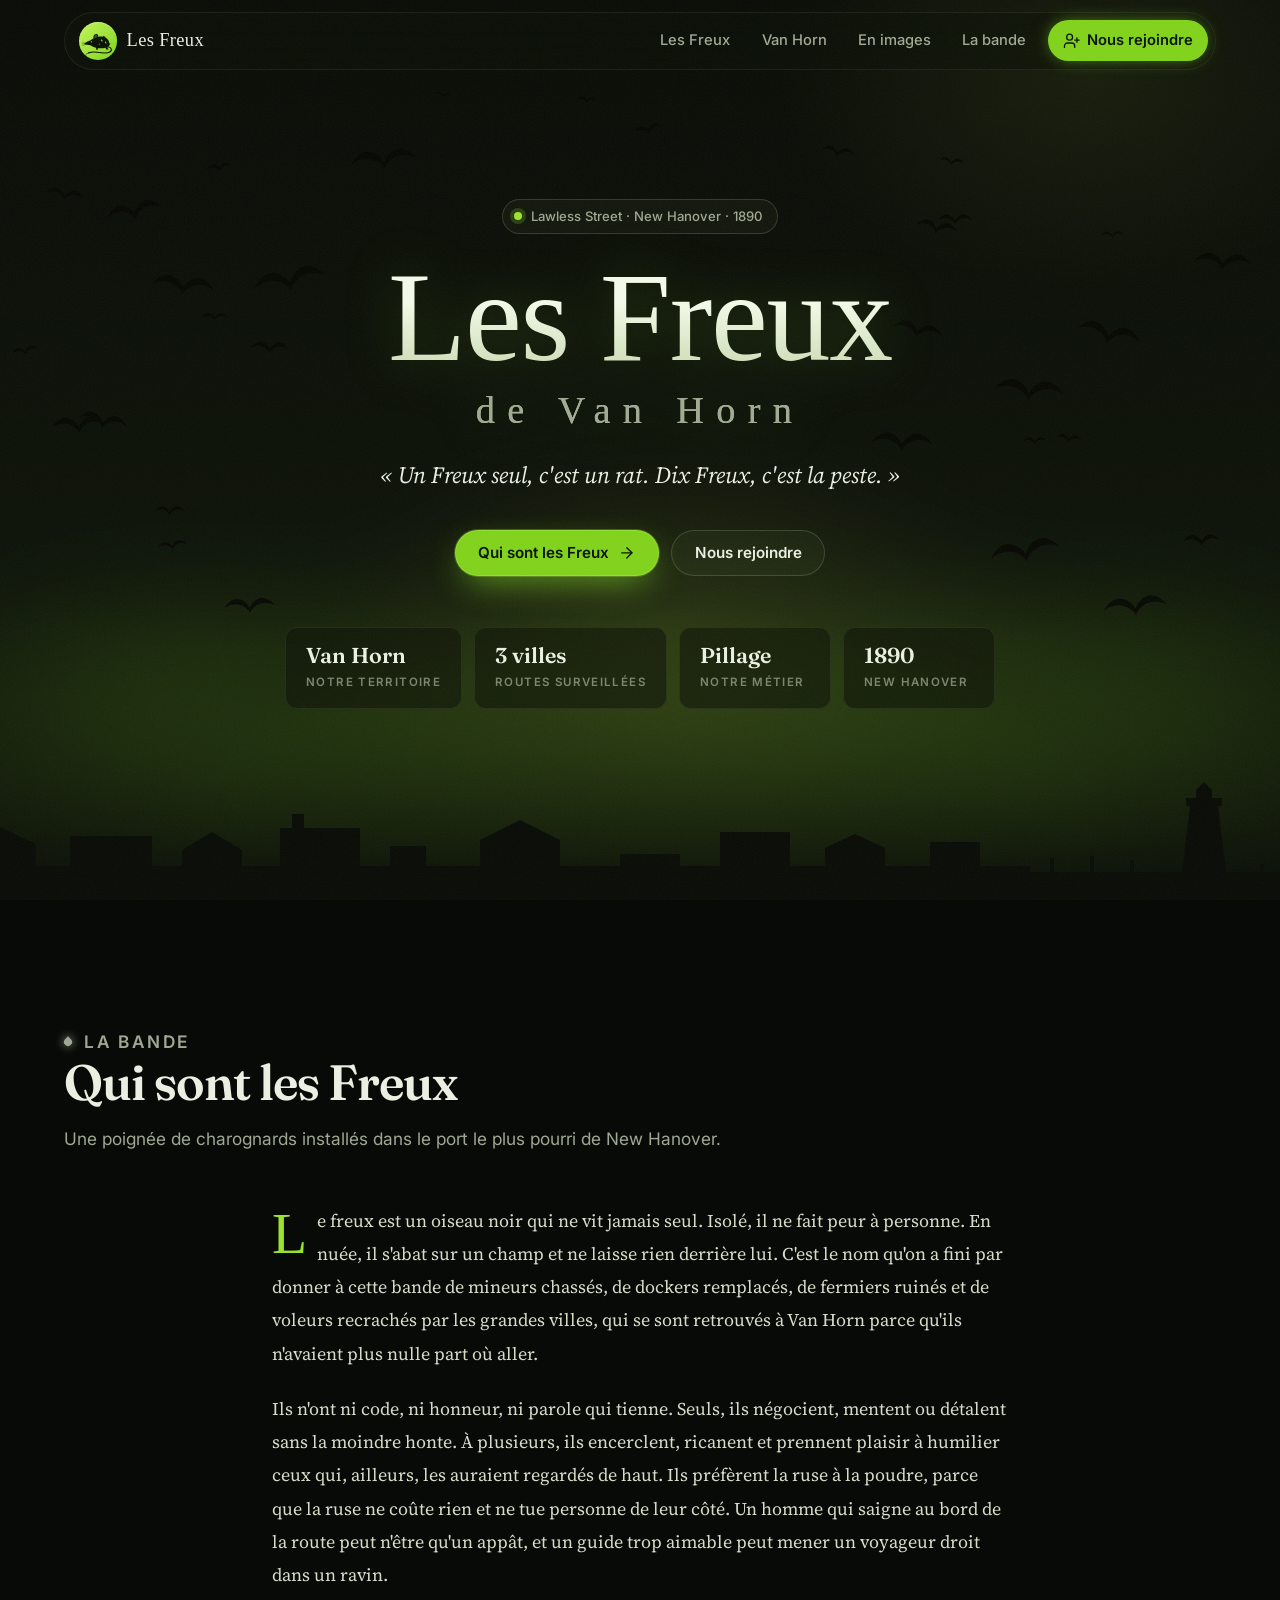
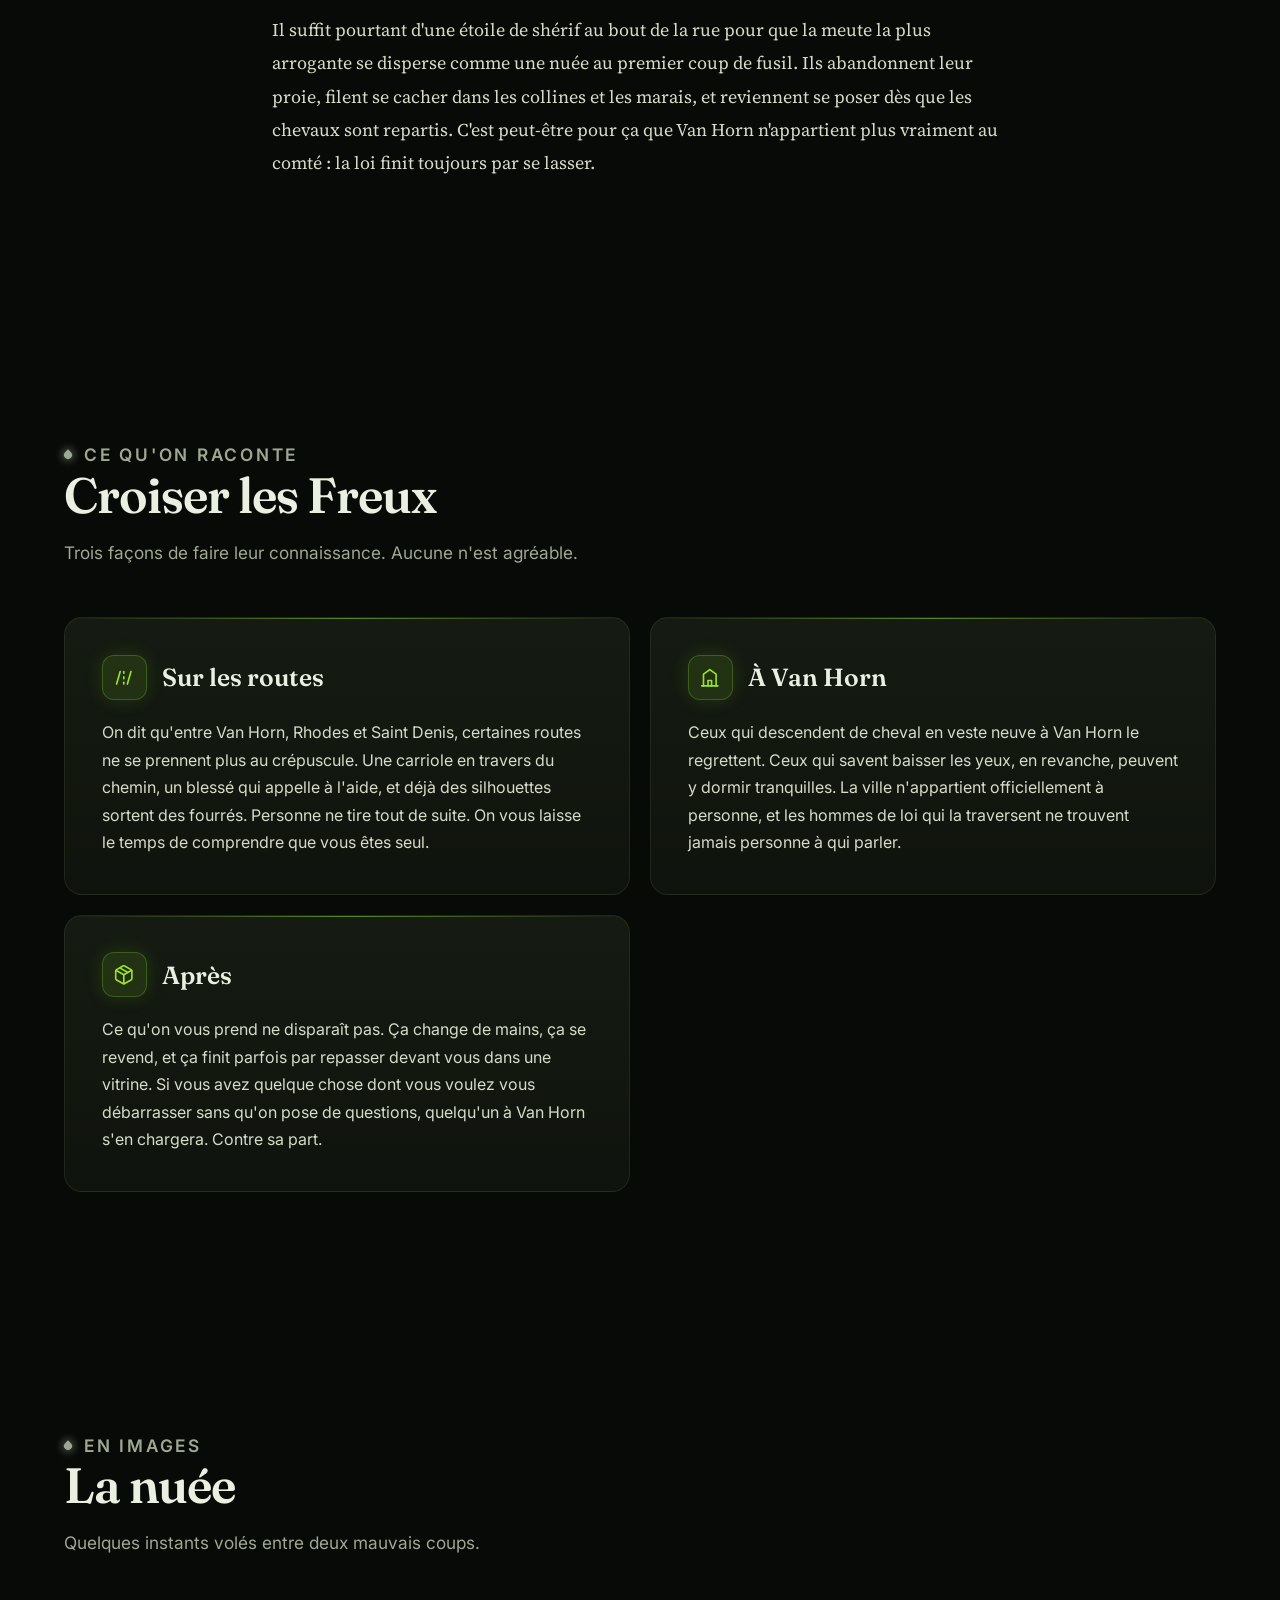
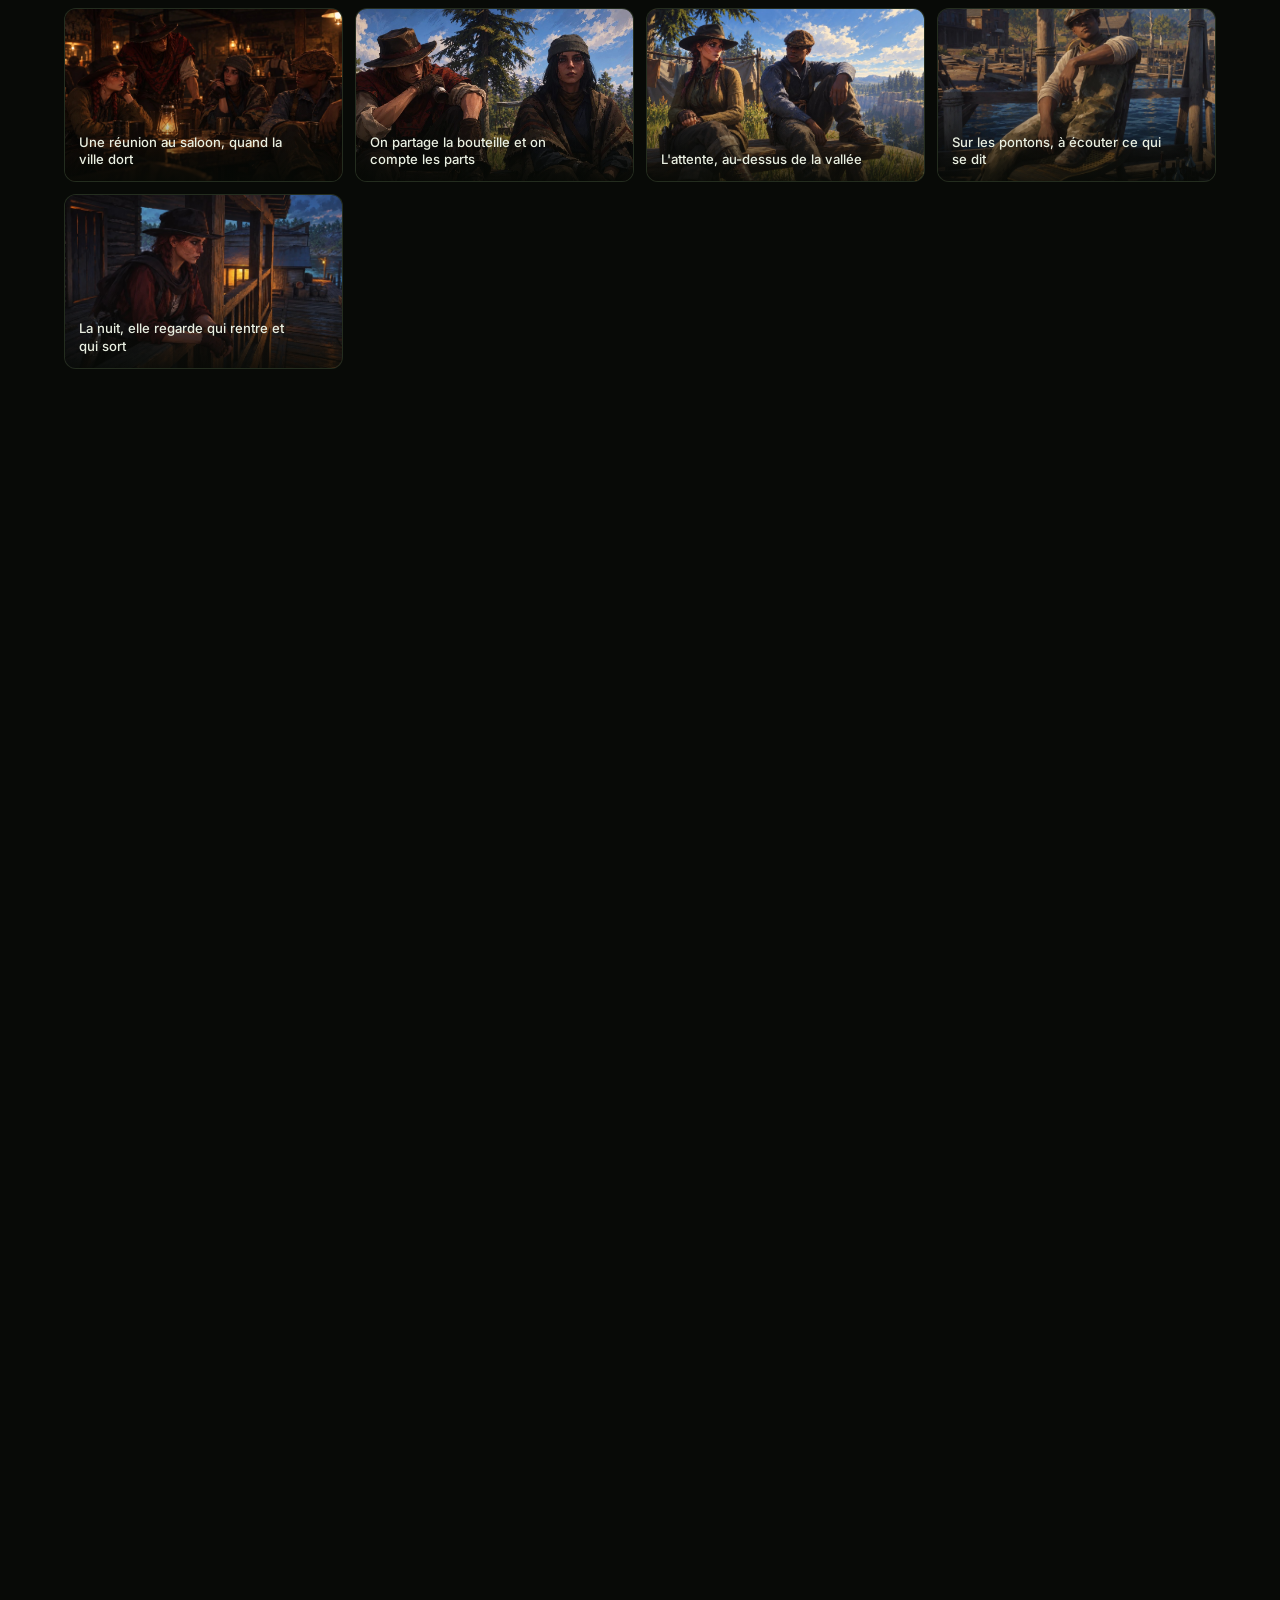
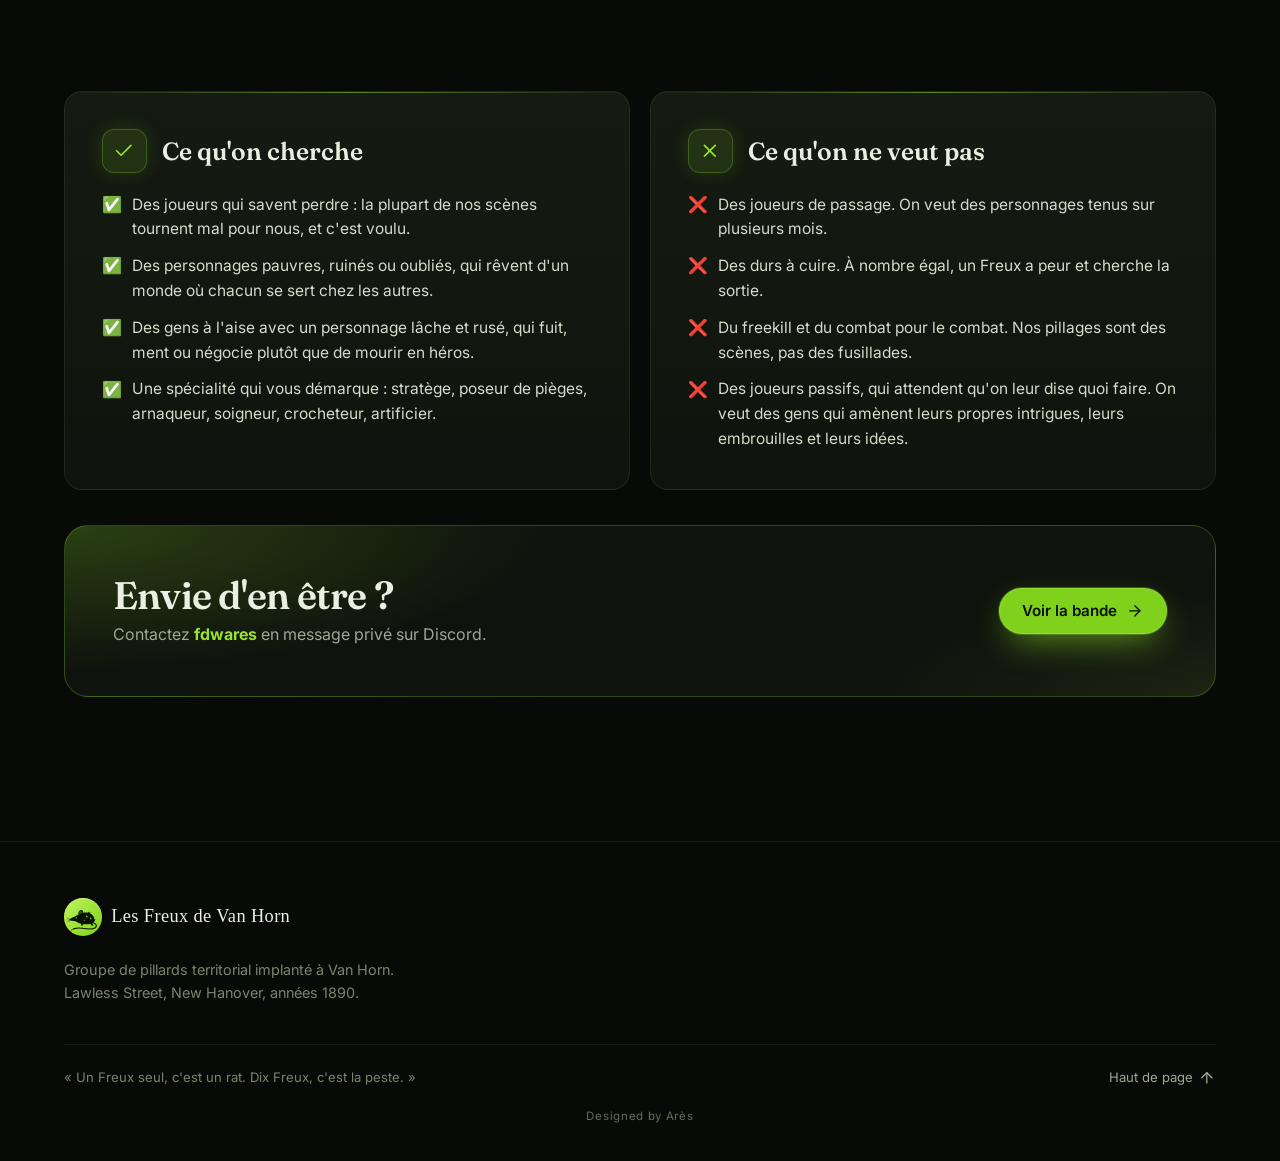
<file: index.html>
<!doctype html>
<html lang="fr">
<head>
<meta charset="utf-8">
<meta name="viewport" content="width=device-width, initial-scale=1">
<title>Les Freux de Van Horn</title>
<meta name="description" content="Les Freux, bande de pillards de Van Horn. Lawless Street, New Hanover, années 1890.">
<meta name="theme-color" content="#080a07">
<script>document.documentElement.classList.add('js')</script>
<link rel="preconnect" href="https://fonts.googleapis.com">
<link rel="preconnect" href="https://fonts.gstatic.com" crossorigin>
<link href="https://fonts.googleapis.com/css2?family=Inter:wght@400;500;600;700&family=Fraunces:opsz,wght@9..144,500;9..144,600&family=Source+Serif+4:ital,opsz,wght@0,8..60,400;0,8..60,500;1,8..60,400&family=IM+Fell+English+SC&family=Special+Elite&display=swap" rel="stylesheet">
<link rel="stylesheet" href="style.css?v=4">
<link rel="icon" type="image/svg+xml" href="logo-freux.svg?v=2">
</head>
<body>
<header class="barre">
  <nav class="barre__inner" aria-label="Navigation principale">
    <a class="marque" href="#haut"><span class="marque__logo"><svg viewBox="0 0 64 64" aria-hidden="true"><g transform="translate(5.6 4) scale(0.84)"><path d="M51.6 45.4 C59 46.4 61 52.4 56.6 55.6 C51 59.6 40 58.4 30 56.6 C24 55.6 18.4 55.9 13 57.8" fill="none" stroke="#071004" stroke-width="2.3" stroke-linecap="round"/><path d="M13 57.8 C10.6 58.7 8.8 59.8 7.4 61" fill="none" stroke="#071004" stroke-width="1.2" stroke-linecap="round"/><path fill="#071004" fill-rule="evenodd" d="M3.5 40 C7 36.4 11.6 33.8 17 32.2 C19 29.8 21.8 28.4 24.6 28 C29.6 25.4 36.4 23.8 42 25.2 L43 22.6 L44.4 25.4 L46.2 23.2 L46.6 26.6 C51.4 28.8 54.6 33.4 54.8 38.8 L57.4 38.4 L55.4 41.2 C54.8 43.6 53 45.2 50.6 46 L53 51 L48.6 51.2 L47 47.2 C42 48.6 36 48.8 31 48.2 L31.6 51.6 L28.4 51.6 L27.8 47.6 C23.4 46.4 19.6 44.4 16.6 42.2 C12.6 41.8 7.6 41.6 3.5 40 Z M37.4 32 L39.6 29.8 L39.6 33.4 L42.2 32.2 L40.2 35.4 Z M45.6 36 L47.6 34 L47.8 37.4 L50 36.6 L48 39.4 Z M33 40.4 L35 38.8 L35 42 Z"/><path fill="#071004" d="M22.8 29 C21.4 23.8 24 19.6 28 19.4 C31.4 19.2 33 22.4 32 25.4 L30.4 24.8 L30.8 27.2 C29 28.8 25.4 29.8 22.8 29 Z"/><path fill="#e2f58a" fill-opacity=".28" d="M24.4 27.4 C23.6 24.2 25.2 21.6 27.8 21.4 C29.8 21.3 30.8 23 30.5 24.4 L29.4 24 L29.6 26.2 C28.2 27.2 26 27.8 24.4 27.4 Z"/><circle cx="18.4" cy="35.4" r="1.4" fill="#e2f58a" fill-opacity=".8"/><path d="M7 38.8 L0 35.6 M7.2 39.8 L-.6 39.6 M7 40.6 L.4 43.2" stroke="#071004" stroke-width=".6" stroke-linecap="round" fill="none"/></g></svg></span>Les Freux</a>
    <button class="barre__menu" type="button" aria-expanded="false" aria-controls="menu-principal" aria-label="Ouvrir le menu"><svg class="icone icone-ouvrir" viewBox="0 0 24 24" fill="none" stroke="currentColor" stroke-width="1.8" stroke-linecap="round" stroke-linejoin="round" aria-hidden="true"><path d="M4 6h16"/><path d="M4 12h16"/><path d="M4 18h16"/></svg><svg class="icone icone-fermer" viewBox="0 0 24 24" fill="none" stroke="currentColor" stroke-width="1.8" stroke-linecap="round" stroke-linejoin="round" aria-hidden="true"><path d="M18 6 6 18"/><path d="m6 6 12 12"/></svg></button>
    <div class="barre__liens" id="menu-principal">
      <a href="#freux">Les Freux</a>
      <a href="#rumeurs">Van Horn</a>
      <a href="#images">En images</a>
      <a href="#visages">La bande</a>
      <a class="barre__cta" href="#rejoindre"><svg class="icone" viewBox="0 0 24 24" fill="none" stroke="currentColor" stroke-width="1.8" stroke-linecap="round" stroke-linejoin="round" aria-hidden="true"><path d="M16 21v-2a4 4 0 0 0-4-4H6a4 4 0 0 0-4 4v2"/><circle cx="9" cy="7" r="4"/><path d="M19 8v6"/><path d="M22 11h-6"/></svg>Nous rejoindre</a>
    </div>
  </nav>
</header>
<div class="progression" aria-hidden="true"><span></span></div>

<main id="haut">

  <section class="hero">
    <svg class="hero__nuee" viewBox="0 0 1200 800" preserveAspectRatio="xMidYMid slice" aria-hidden="true">
    <defs>
      <path id="freux" fill="currentColor" d="M-20 2 C-14 -6 -7 -7 -1 1 L0 3 L1 1 C7 -7 14 -6 20 2 C13 -2 6 -1 1 5 L0 7 L-1 5 C-6 -1 -13 -2 -20 2Z"/>
    </defs>
    <g>
      <use href="#freux" transform="translate(150 186) rotate(-12) scale(1.22)"/>
      <use href="#freux" transform="translate(222 281) rotate(0) scale(0.56)"/>
      <use href="#freux" transform="translate(53 311) rotate(-11) scale(0.58)"/>
      <use href="#freux" transform="translate(184 484) rotate(-8) scale(0.64)"/>
      <use href="#freux" transform="translate(253 537) rotate(-3) scale(1.13)"/>
      <use href="#freux" transform="translate(372 140) rotate(-6) scale(1.44)"/>
      <use href="#freux" transform="translate(89 172) rotate(9) scale(0.84)"/>
      <use href="#freux" transform="translate(101 376) rotate(-4) scale(1.20)"/>
      <use href="#freux" transform="translate(226 148) rotate(-8) scale(0.57)"/>
      <use href="#freux" transform="translate(271 308) rotate(2) scale(0.85)"/>
      <use href="#freux" transform="translate(194 252) rotate(6) scale(1.37)"/>
      <use href="#freux" transform="translate(123 373) rotate(11) scale(1.08)"/>
      <use href="#freux" transform="translate(288 247) rotate(-11) scale(1.58)"/>
      <use href="#freux" transform="translate(182 453) rotate(0) scale(0.67)"/>
      <use href="#freux" transform="translate(607 114) rotate(-12) scale(0.65)"/>
      <use href="#freux" transform="translate(553 88) rotate(4) scale(0.40)"/>
      <use href="#freux" transform="translate(407 48) rotate(-9) scale(0.44)"/>
      <use href="#freux" transform="translate(530 46) rotate(-10) scale(0.35)"/>
    </g>
    <g>
      <use href="#freux" transform="translate(833 391) rotate(2) scale(1.34)"/>
      <use href="#freux" transform="translate(1118 231) rotate(3) scale(1.26)"/>
      <use href="#freux" transform="translate(1017 295) rotate(12) scale(1.42)"/>
      <use href="#freux" transform="translate(981 389) rotate(6) scale(0.57)"/>
      <use href="#freux" transform="translate(1040 537) rotate(-6) scale(1.40)"/>
      <use href="#freux" transform="translate(951 391) rotate(-1) scale(0.52)"/>
      <use href="#freux" transform="translate(877 143) rotate(8) scale(0.56)"/>
      <use href="#freux" transform="translate(864 201) rotate(10) scale(0.93)"/>
      <use href="#freux" transform="translate(847 292) rotate(11) scale(1.10)"/>
      <use href="#freux" transform="translate(1099 479) rotate(-2) scale(0.81)"/>
      <use href="#freux" transform="translate(942 488) rotate(-10) scale(1.55)"/>
      <use href="#freux" transform="translate(880 194) rotate(0) scale(0.76)"/>
      <use href="#freux" transform="translate(1020 208) rotate(-2) scale(0.50)"/>
      <use href="#freux" transform="translate(946 345) rotate(5) scale(1.55)"/>
      <use href="#freux" transform="translate(776 134) rotate(8) scale(0.74)"/>
      <use href="#freux" transform="translate(425 84) rotate(10) scale(0.36)"/>
      <use href="#freux" transform="translate(650 58) rotate(-4) scale(0.46)"/>
      <use href="#freux" transform="translate(540 55) rotate(14) scale(0.73)"/>
    </g>
  </svg>
    <svg class="hero__horizon" viewBox="0 0 1440 130" preserveAspectRatio="xMidYMax slice" aria-hidden="true">
    <path fill="currentColor" d="M0 130 L0 96 L40 96 L40 74 L78 56 L116 74 L116 96 L150 96 L150 66 L232 66 L232 96 L262 96 L262 80 L292 62 L322 80 L322 96 L360 96 L360 58 L372 58 L372 44 L384 44 L384 58 L440 58 L440 96 L470 96 L470 76 L506 76 L506 96 L560 96 L560 70 L600 50 L640 70 L640 96 L700 96 L700 84 L760 84 L760 96 L800 96 L800 62 L870 62 L870 96 L905 96 L905 78 L935 64 L965 78 L965 96 L1010 96 L1010 72 L1060 72 L1060 96 L1110 96 L1110 102 L1130 102 L1130 88 L1134 88 L1134 102 L1170 102 L1170 86 L1174 86 L1174 102 L1210 102 L1210 90 L1214 90 L1214 102 L1262 102 L1270 36 L1266 36 L1266 28 L1276 28 L1276 20 L1284 12 L1292 20 L1292 28 L1302 28 L1302 36 L1298 36 L1306 102 L1340 102 L1340 94 L1344 94 L1344 102 L1390 102 L1390 92 L1394 92 L1394 102 L1440 104 L1440 130 Z"/>
  </svg>
    <div class="hero__contenu">
      <p class="pastille"><span class="pastille__point"></span>Lawless Street · New Hanover · 1890</p>
      <h1 class="hero__titre">Les Freux <span>de Van Horn</span></h1>
      <p class="hero__accroche">« Un Freux seul, c'est un rat. Dix Freux, c'est la peste. »</p>
      <div class="hero__actions">
        <a class="bouton bouton--plein" href="#freux">Qui sont les Freux <svg class="icone" viewBox="0 0 24 24" fill="none" stroke="currentColor" stroke-width="1.8" stroke-linecap="round" stroke-linejoin="round" aria-hidden="true"><path d="M5 12h14"/><path d="m12 5 7 7-7 7"/></svg></a>
        <a class="bouton" href="#rejoindre">Nous rejoindre</a>
      </div>
      <ul class="hero__chiffres">
        <li><strong>Van Horn</strong><span>Notre territoire</span></li>
        <li><strong>3 villes</strong><span>Routes surveillées</span></li>
        <li><strong>Pillage</strong><span>Notre métier</span></li>
        <li><strong>1890</strong><span>New Hanover</span></li>
      </ul>
    </div>
  </section>

  <section class="section" id="freux">
    <div class="conteneur">
      <header class="titre-section" data-reveal>
        <p class="surligne">La bande</p>
        <h2>Qui sont les Freux</h2>
        <p>Une poignée de charognards installés dans le port le plus pourri de New Hanover.</p>
      </header>

      <div class="lecture-seule" data-reveal>
        <p>Le freux est un oiseau noir qui ne vit jamais seul. Isolé, il ne fait peur à personne. En nuée, il s'abat sur un champ et ne laisse rien derrière lui. C'est le nom qu'on a fini par donner à cette bande de mineurs chassés, de dockers remplacés, de fermiers ruinés et de voleurs recrachés par les grandes villes, qui se sont retrouvés à Van Horn parce qu'ils n'avaient plus nulle part où aller.</p>
        <p>Ils n'ont ni code, ni honneur, ni parole qui tienne. Seuls, ils négocient, mentent ou détalent sans la moindre honte. À plusieurs, ils encerclent, ricanent et prennent plaisir à humilier ceux qui, ailleurs, les auraient regardés de haut. Ils préfèrent la ruse à la poudre, parce que la ruse ne coûte rien et ne tue personne de leur côté. Un homme qui saigne au bord de la route peut n'être qu'un appât, et un guide trop aimable peut mener un voyageur droit dans un ravin.</p>
        <p>Il suffit pourtant d'une étoile de shérif au bout de la rue pour que la meute la plus arrogante se disperse comme une nuée au premier coup de fusil. Ils abandonnent leur proie, filent se cacher dans les collines et les marais, et reviennent se poser dès que les chevaux sont repartis. C'est peut-être pour ça que Van Horn n'appartient plus vraiment au comté : la loi finit toujours par se lasser.</p>
      </div>
    </div>
  </section>

  <section class="section" id="rumeurs">
    <div class="conteneur">
      <header class="titre-section" data-reveal>
        <p class="surligne">Ce qu'on raconte</p>
        <h2>Croiser les Freux</h2>
        <p>Trois façons de faire leur connaissance. Aucune n'est agréable.</p>
      </header>
      <div class="grille-2">
        <article class="carte" data-reveal>
          <div class="carte__tete"><span class="icone-boite"><svg class="icone" viewBox="0 0 24 24" fill="none" stroke="currentColor" stroke-width="1.8" stroke-linecap="round" stroke-linejoin="round" aria-hidden="true"><path d="M4 19 8 5"/><path d="m16 19 4-14"/><path d="M12 5v2"/><path d="M12 11v2"/><path d="M12 17v2"/></svg></span><div><h3>Sur les routes</h3></div></div>
          <p>On dit qu'entre Van Horn, Rhodes et Saint Denis, certaines routes ne se prennent plus au crépuscule. Une carriole en travers du chemin, un blessé qui appelle à l'aide, et déjà des silhouettes sortent des fourrés. Personne ne tire tout de suite. On vous laisse le temps de comprendre que vous êtes seul.</p>
        </article>
        <article class="carte" data-reveal>
          <div class="carte__tete"><span class="icone-boite"><svg class="icone" viewBox="0 0 24 24" fill="none" stroke="currentColor" stroke-width="1.8" stroke-linecap="round" stroke-linejoin="round" aria-hidden="true"><path d="M3 21h18"/><path d="M5 21V8l7-5 7 5v13"/><path d="M10 21v-6h4v6"/></svg></span><div><h3>À Van Horn</h3></div></div>
          <p>Ceux qui descendent de cheval en veste neuve à Van Horn le regrettent. Ceux qui savent baisser les yeux, en revanche, peuvent y dormir tranquilles. La ville n'appartient officiellement à personne, et les hommes de loi qui la traversent ne trouvent jamais personne à qui parler.</p>
        </article>
        <article class="carte" data-reveal>
          <div class="carte__tete"><span class="icone-boite"><svg class="icone" viewBox="0 0 24 24" fill="none" stroke="currentColor" stroke-width="1.8" stroke-linecap="round" stroke-linejoin="round" aria-hidden="true"><path d="m7.5 4.27 9 5.15"/><path d="M21 8a2 2 0 0 0-1-1.73l-7-4a2 2 0 0 0-2 0l-7 4A2 2 0 0 0 3 8v8a2 2 0 0 0 1 1.73l7 4a2 2 0 0 0 2 0l7-4A2 2 0 0 0 21 16Z"/><path d="m3.3 7 8.7 5 8.7-5"/><path d="M12 22V12"/></svg></span><div><h3>Après</h3></div></div>
          <p>Ce qu'on vous prend ne disparaît pas. Ça change de mains, ça se revend, et ça finit parfois par repasser devant vous dans une vitrine. Si vous avez quelque chose dont vous voulez vous débarrasser sans qu'on pose de questions, quelqu'un à Van Horn s'en chargera. Contre sa part.</p>
        </article>
      </div>
    </div>
  </section>

  <section class="section" id="images">
    <div class="conteneur">
      <header class="titre-section" data-reveal>
        <p class="surligne">En images</p>
        <h2>La nuée</h2>
        <p>Quelques instants volés entre deux mauvais coups.</p>
      </header>
      <div class="galerie" data-reveal>
          <a class="galerie__item" href="bande-saloon.jpg" data-zoom><img src="bande-saloon.jpg" alt="Quatre membres des Freux attablés dans un saloon éclairé à la lampe" loading="lazy" width="1600" height="900"><span class="galerie__legende">Une réunion au saloon, quand la ville dort</span><span class="galerie__zoom"><svg class="icone" viewBox="0 0 24 24" fill="none" stroke="currentColor" stroke-width="1.8" stroke-linecap="round" stroke-linejoin="round" aria-hidden="true"><path d="M15 3h6v6"/><path d="M9 21H3v-6"/><path d="M21 3l-7 7"/><path d="M3 21l7-7"/></svg></span></a>
          <a class="galerie__item" href="bande-camp.jpg" data-zoom><img src="bande-camp.jpg" alt="Deux Freux assis sur un tronc dans un campement de fortune" loading="lazy" width="1600" height="676"><span class="galerie__legende">On partage la bouteille et on compte les parts</span><span class="galerie__zoom"><svg class="icone" viewBox="0 0 24 24" fill="none" stroke="currentColor" stroke-width="1.8" stroke-linecap="round" stroke-linejoin="round" aria-hidden="true"><path d="M15 3h6v6"/><path d="M9 21H3v-6"/><path d="M21 3l-7 7"/><path d="M3 21l7-7"/></svg></span></a>
          <a class="galerie__item" href="bande-falaise.jpg" data-zoom><img src="bande-falaise.jpg" alt="Deux Freux assis sur un banc au bord d'une falaise" loading="lazy" width="1600" height="889"><span class="galerie__legende">L'attente, au-dessus de la vallée</span><span class="galerie__zoom"><svg class="icone" viewBox="0 0 24 24" fill="none" stroke="currentColor" stroke-width="1.8" stroke-linecap="round" stroke-linejoin="round" aria-hidden="true"><path d="M15 3h6v6"/><path d="M9 21H3v-6"/><path d="M21 3l-7 7"/><path d="M3 21l7-7"/></svg></span></a>
          <a class="galerie__item" href="mulo-pontons.jpg" data-zoom><img src="mulo-pontons.jpg" alt="Mulo assis au bord des pontons de Van Horn" loading="lazy" width="1392" height="1130"><span class="galerie__legende">Sur les pontons, à écouter ce qui se dit</span><span class="galerie__zoom"><svg class="icone" viewBox="0 0 24 24" fill="none" stroke="currentColor" stroke-width="1.8" stroke-linecap="round" stroke-linejoin="round" aria-hidden="true"><path d="M15 3h6v6"/><path d="M9 21H3v-6"/><path d="M21 3l-7 7"/><path d="M3 21l7-7"/></svg></span></a>
          <a class="galerie__item" href="spiza-nuit.jpg" data-zoom><img src="spiza-nuit.jpg" alt="Spiza accoudée à une rambarde, la nuit, au-dessus de l'eau" loading="lazy" width="1500" height="745"><span class="galerie__legende">La nuit, elle regarde qui rentre et qui sort</span><span class="galerie__zoom"><svg class="icone" viewBox="0 0 24 24" fill="none" stroke="currentColor" stroke-width="1.8" stroke-linecap="round" stroke-linejoin="round" aria-hidden="true"><path d="M15 3h6v6"/><path d="M9 21H3v-6"/><path d="M21 3l-7 7"/><path d="M3 21l7-7"/></svg></span></a>
      </div>
    </div>
  </section>

  <section class="section" id="visages">
    <div class="conteneur">
      <header class="titre-section" data-reveal>
        <p class="surligne">Les visages</p>
        <h2>Ceux qu'on reconnaît</h2>
        <p>On ne connaît d'eux que des surnoms. C'est déjà bien assez.</p>
      </header>
      <div class="visages">
        <a class="visage" href="scar.html" data-reveal>
          <img src="kaid-marlow.jpg" alt="" loading="lazy">
          <div class="visage__corps"><span class="visage__nom">« Scar »</span><span>Il recoud, il empoisonne, et il parle trop vite pour qu'on ait le temps de se méfier.</span><span class="visage__lien">Sa présentation <svg class="icone" viewBox="0 0 24 24" fill="none" stroke="currentColor" stroke-width="1.8" stroke-linecap="round" stroke-linejoin="round" aria-hidden="true"><path d="M5 12h14"/><path d="m12 5 7 7-7 7"/></svg></span></div>
        </a>
        <a class="visage" href="trapp.html" data-reveal>
          <img src="mabel-trapp.jpg" alt="" loading="lazy">
          <div class="visage__corps"><span class="visage__nom">« Trapp »</span><span>Une corde, une caisse, un mensonge bien placé : elle trouve toujours quoi tirer d'une situation.</span><span class="visage__lien">Sa présentation <svg class="icone" viewBox="0 0 24 24" fill="none" stroke="currentColor" stroke-width="1.8" stroke-linecap="round" stroke-linejoin="round" aria-hidden="true"><path d="M5 12h14"/><path d="m12 5 7 7-7 7"/></svg></span></div>
        </a>
        <a class="visage" href="spiza.html" data-reveal>
          <img src="enid-veyne.jpg" alt="" loading="lazy">
          <div class="visage__corps"><span class="visage__nom">« Spiza »</span><span>Elle vous observe depuis un moment déjà. Évitez de saigner devant elle.</span><span class="visage__lien">Sa présentation <svg class="icone" viewBox="0 0 24 24" fill="none" stroke="currentColor" stroke-width="1.8" stroke-linecap="round" stroke-linejoin="round" aria-hidden="true"><path d="M5 12h14"/><path d="m12 5 7 7-7 7"/></svg></span></div>
        </a>
        <a class="visage" href="mulo.html" data-reveal>
          <img src="basile-bourlet.jpg" alt="" loading="lazy">
          <div class="visage__corps"><span class="visage__nom">« Mulo »</span><span>Il a l'air de ne rien comprendre. C'est exactement ce qu'il veut vous faire croire.</span><span class="visage__lien">Sa présentation <svg class="icone" viewBox="0 0 24 24" fill="none" stroke="currentColor" stroke-width="1.8" stroke-linecap="round" stroke-linejoin="round" aria-hidden="true"><path d="M5 12h14"/><path d="m12 5 7 7-7 7"/></svg></span></div>
        </a>
        <a class="visage" href="latch.html" data-reveal>
          <img src="finn-oakes.jpg" alt="" loading="lazy">
          <div class="visage__corps"><span class="visage__nom">« Latch »</span><span>Aucune porte ne lui résiste. Il vérifie surtout par où ressortir.</span><span class="visage__lien">Sa présentation <svg class="icone" viewBox="0 0 24 24" fill="none" stroke="currentColor" stroke-width="1.8" stroke-linecap="round" stroke-linejoin="round" aria-hidden="true"><path d="M5 12h14"/><path d="m12 5 7 7-7 7"/></svg></span></div>
        </a>
      </div>
    </div>
  </section>

  <section class="section" id="rejoindre">
    <div class="conteneur">
      <header class="titre-section" data-reveal>
        <p class="surligne">Nous rejoindre</p>
        <h2>Il nous manque quelques rats</h2>
        <p>Un Freux seul ne vaut pas grand-chose. C'est bien pour ça qu'on en cherche d'autres.</p>
      </header>

      <div class="grille-2">
        <article class="carte" data-reveal>
          <div class="carte__tete"><span class="icone-boite"><svg class="icone" viewBox="0 0 24 24" fill="none" stroke="currentColor" stroke-width="1.8" stroke-linecap="round" stroke-linejoin="round" aria-hidden="true"><path d="M20 6 9 17l-5-5"/></svg></span><div><h3>Ce qu'on cherche</h3></div></div>
          <ul class="criteres">
            <li class="critere critere--oui">Des joueurs qui savent perdre : la plupart de nos scènes tournent mal pour nous, et c'est voulu.</li>
            <li class="critere critere--oui">Des personnages pauvres, ruinés ou oubliés, qui rêvent d'un monde où chacun se sert chez les autres.</li>
            <li class="critere critere--oui">Des gens à l'aise avec un personnage lâche et rusé, qui fuit, ment ou négocie plutôt que de mourir en héros.</li>
            <li class="critere critere--oui">Une spécialité qui vous démarque : stratège, poseur de pièges, arnaqueur, soigneur, crocheteur, artificier.</li>
          </ul>
        </article>

        <article class="carte" data-reveal>
          <div class="carte__tete"><span class="icone-boite"><svg class="icone" viewBox="0 0 24 24" fill="none" stroke="currentColor" stroke-width="1.8" stroke-linecap="round" stroke-linejoin="round" aria-hidden="true"><path d="M18 6 6 18"/><path d="m6 6 12 12"/></svg></span><div><h3>Ce qu'on ne veut pas</h3></div></div>
          <ul class="criteres">
            <li class="critere critere--non">Des joueurs de passage. On veut des personnages tenus sur plusieurs mois.</li>
            <li class="critere critere--non">Des durs à cuire. À nombre égal, un Freux a peur et cherche la sortie.</li>
            <li class="critere critere--non">Du freekill et du combat pour le combat. Nos pillages sont des scènes, pas des fusillades.</li>
            <li class="critere critere--non">Des joueurs passifs, qui attendent qu'on leur dise quoi faire. On veut des gens qui amènent leurs propres intrigues, leurs embrouilles et leurs idées.</li>
          </ul>
        </article>
      </div>

      <div class="appel appel--contact" data-reveal>
        <div>
          <h2>Envie d'en être ?</h2>
          <p class="appel__contact">Contactez <strong>fdwares</strong> en message privé sur Discord.</p>
        </div>
        <a class="bouton bouton--plein" href="#visages">Voir la bande <svg class="icone" viewBox="0 0 24 24" fill="none" stroke="currentColor" stroke-width="1.8" stroke-linecap="round" stroke-linejoin="round" aria-hidden="true"><path d="M5 12h14"/><path d="m12 5 7 7-7 7"/></svg></a>
      </div>
    </div>
  </section>

</main>

<footer class="pied">
  <div class="pied__grille">
    <div>
      <a class="marque" href="#haut"><span class="marque__logo"><svg viewBox="0 0 64 64" aria-hidden="true"><g transform="translate(5.6 4) scale(0.84)"><path d="M51.6 45.4 C59 46.4 61 52.4 56.6 55.6 C51 59.6 40 58.4 30 56.6 C24 55.6 18.4 55.9 13 57.8" fill="none" stroke="#071004" stroke-width="2.3" stroke-linecap="round"/><path d="M13 57.8 C10.6 58.7 8.8 59.8 7.4 61" fill="none" stroke="#071004" stroke-width="1.2" stroke-linecap="round"/><path fill="#071004" fill-rule="evenodd" d="M3.5 40 C7 36.4 11.6 33.8 17 32.2 C19 29.8 21.8 28.4 24.6 28 C29.6 25.4 36.4 23.8 42 25.2 L43 22.6 L44.4 25.4 L46.2 23.2 L46.6 26.6 C51.4 28.8 54.6 33.4 54.8 38.8 L57.4 38.4 L55.4 41.2 C54.8 43.6 53 45.2 50.6 46 L53 51 L48.6 51.2 L47 47.2 C42 48.6 36 48.8 31 48.2 L31.6 51.6 L28.4 51.6 L27.8 47.6 C23.4 46.4 19.6 44.4 16.6 42.2 C12.6 41.8 7.6 41.6 3.5 40 Z M37.4 32 L39.6 29.8 L39.6 33.4 L42.2 32.2 L40.2 35.4 Z M45.6 36 L47.6 34 L47.8 37.4 L50 36.6 L48 39.4 Z M33 40.4 L35 38.8 L35 42 Z"/><path fill="#071004" d="M22.8 29 C21.4 23.8 24 19.6 28 19.4 C31.4 19.2 33 22.4 32 25.4 L30.4 24.8 L30.8 27.2 C29 28.8 25.4 29.8 22.8 29 Z"/><path fill="#e2f58a" fill-opacity=".28" d="M24.4 27.4 C23.6 24.2 25.2 21.6 27.8 21.4 C29.8 21.3 30.8 23 30.5 24.4 L29.4 24 L29.6 26.2 C28.2 27.2 26 27.8 24.4 27.4 Z"/><circle cx="18.4" cy="35.4" r="1.4" fill="#e2f58a" fill-opacity=".8"/><path d="M7 38.8 L0 35.6 M7.2 39.8 L-.6 39.6 M7 40.6 L.4 43.2" stroke="#071004" stroke-width=".6" stroke-linecap="round" fill="none"/></g></svg></span>Les Freux de Van Horn</a>
      <p class="pied__texte">Groupe de pillards territorial implanté à Van Horn. Lawless Street, New Hanover, années 1890.</p>
    </div>
  </div>
  <div class="pied__bas">
    <span>« Un Freux seul, c'est un rat. Dix Freux, c'est la peste. »</span>
    <a href="#haut">Haut de page <svg class="icone" viewBox="0 0 24 24" fill="none" stroke="currentColor" stroke-width="1.8" stroke-linecap="round" stroke-linejoin="round" aria-hidden="true"><path d="m5 12 7-7 7 7"/><path d="M12 19V5"/></svg></a>
  </div>
  <p class="signature">Designed by Arès</p>
</footer>

<script src="site.js?v=2"></script>
</body>
</html>
</file>
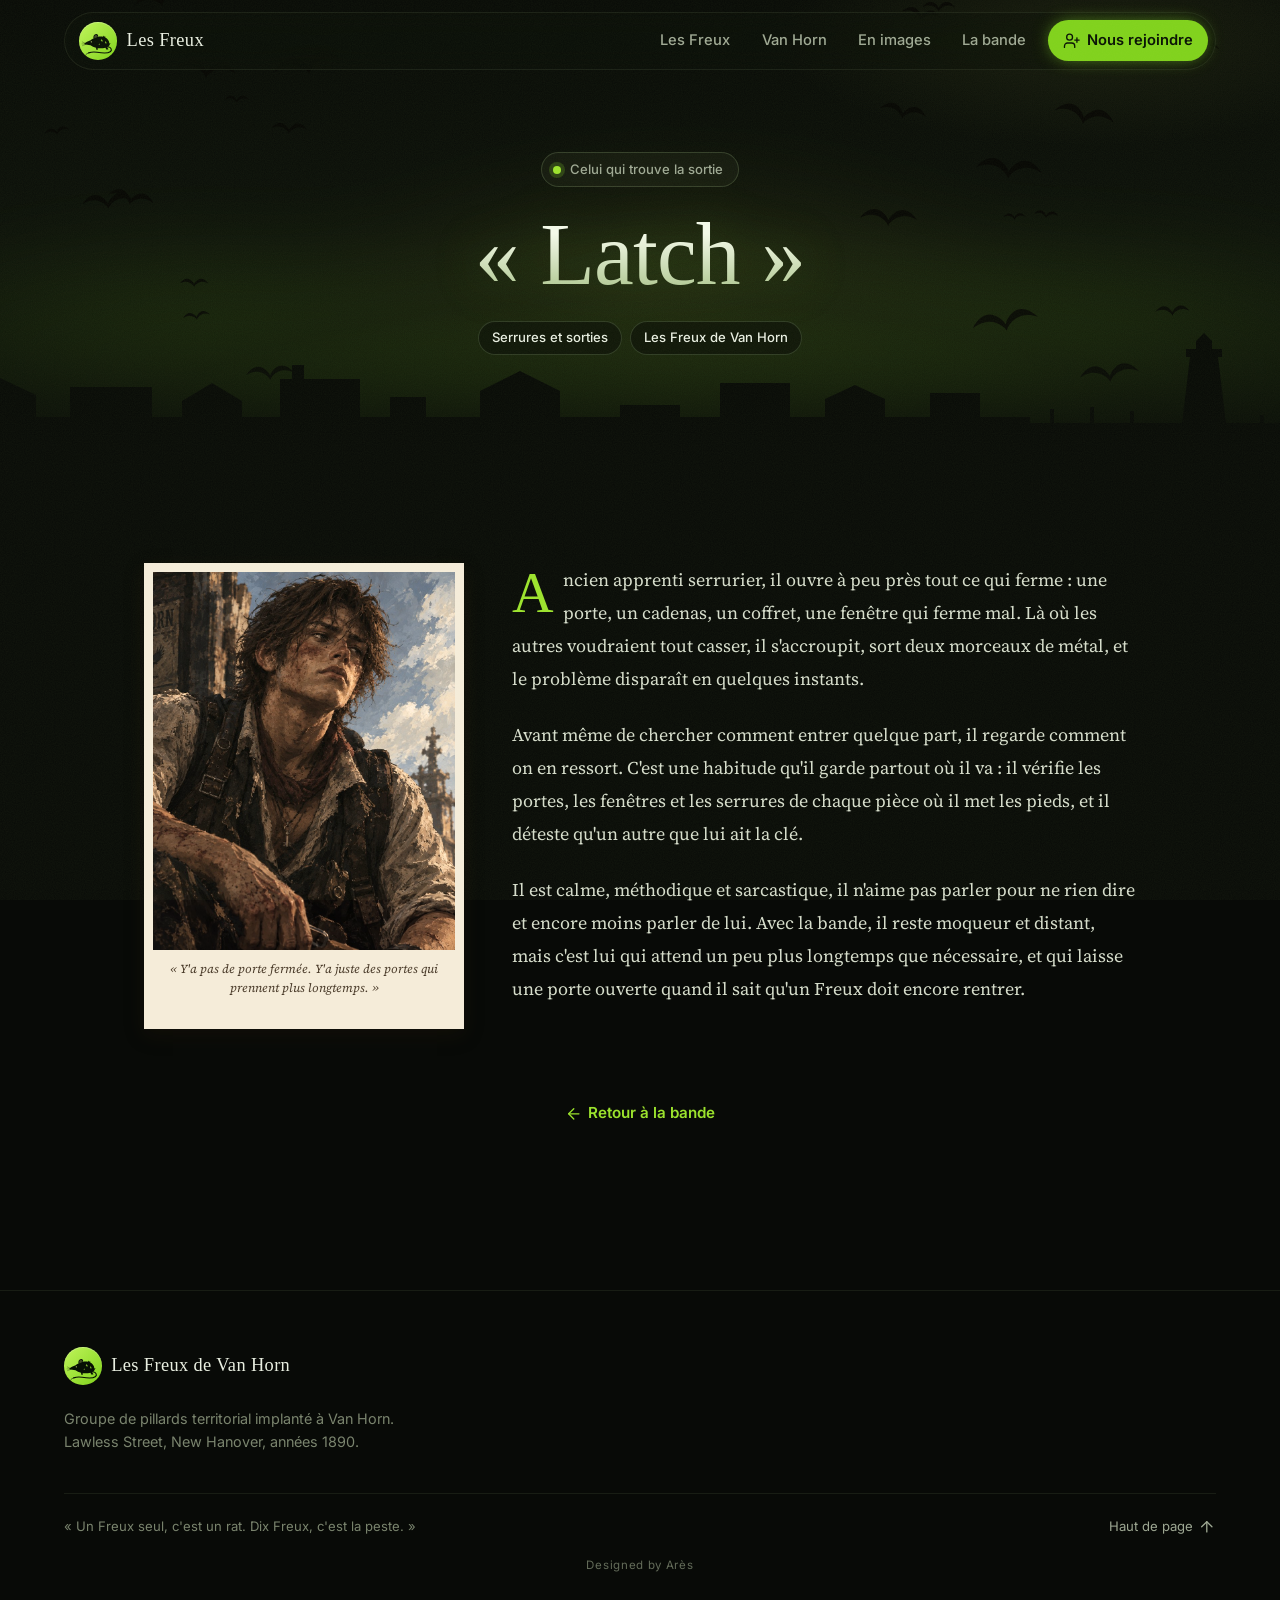
<file: latch.html>
<!doctype html>
<html lang="fr">
<head>
<meta charset="utf-8">
<meta name="viewport" content="width=device-width, initial-scale=1">
<title>« Latch » · Les Freux de Van Horn</title>
<meta name="description" content="Les Freux, bande de pillards de Van Horn. Lawless Street, New Hanover, années 1890.">
<meta name="theme-color" content="#080a07">
<script>document.documentElement.classList.add('js')</script>
<link rel="preconnect" href="https://fonts.googleapis.com">
<link rel="preconnect" href="https://fonts.gstatic.com" crossorigin>
<link href="https://fonts.googleapis.com/css2?family=Inter:wght@400;500;600;700&family=Fraunces:opsz,wght@9..144,500;9..144,600&family=Source+Serif+4:ital,opsz,wght@0,8..60,400;0,8..60,500;1,8..60,400&family=IM+Fell+English+SC&family=Special+Elite&display=swap" rel="stylesheet">
<link rel="stylesheet" href="style.css?v=4">
<link rel="icon" type="image/svg+xml" href="logo-freux.svg?v=2">
</head>
<body>
<header class="barre">
  <nav class="barre__inner" aria-label="Navigation principale">
    <a class="marque" href="index.html"><span class="marque__logo"><svg viewBox="0 0 64 64" aria-hidden="true"><g transform="translate(5.6 4) scale(0.84)"><path d="M51.6 45.4 C59 46.4 61 52.4 56.6 55.6 C51 59.6 40 58.4 30 56.6 C24 55.6 18.4 55.9 13 57.8" fill="none" stroke="#071004" stroke-width="2.3" stroke-linecap="round"/><path d="M13 57.8 C10.6 58.7 8.8 59.8 7.4 61" fill="none" stroke="#071004" stroke-width="1.2" stroke-linecap="round"/><path fill="#071004" fill-rule="evenodd" d="M3.5 40 C7 36.4 11.6 33.8 17 32.2 C19 29.8 21.8 28.4 24.6 28 C29.6 25.4 36.4 23.8 42 25.2 L43 22.6 L44.4 25.4 L46.2 23.2 L46.6 26.6 C51.4 28.8 54.6 33.4 54.8 38.8 L57.4 38.4 L55.4 41.2 C54.8 43.6 53 45.2 50.6 46 L53 51 L48.6 51.2 L47 47.2 C42 48.6 36 48.8 31 48.2 L31.6 51.6 L28.4 51.6 L27.8 47.6 C23.4 46.4 19.6 44.4 16.6 42.2 C12.6 41.8 7.6 41.6 3.5 40 Z M37.4 32 L39.6 29.8 L39.6 33.4 L42.2 32.2 L40.2 35.4 Z M45.6 36 L47.6 34 L47.8 37.4 L50 36.6 L48 39.4 Z M33 40.4 L35 38.8 L35 42 Z"/><path fill="#071004" d="M22.8 29 C21.4 23.8 24 19.6 28 19.4 C31.4 19.2 33 22.4 32 25.4 L30.4 24.8 L30.8 27.2 C29 28.8 25.4 29.8 22.8 29 Z"/><path fill="#e2f58a" fill-opacity=".28" d="M24.4 27.4 C23.6 24.2 25.2 21.6 27.8 21.4 C29.8 21.3 30.8 23 30.5 24.4 L29.4 24 L29.6 26.2 C28.2 27.2 26 27.8 24.4 27.4 Z"/><circle cx="18.4" cy="35.4" r="1.4" fill="#e2f58a" fill-opacity=".8"/><path d="M7 38.8 L0 35.6 M7.2 39.8 L-.6 39.6 M7 40.6 L.4 43.2" stroke="#071004" stroke-width=".6" stroke-linecap="round" fill="none"/></g></svg></span>Les Freux</a>
    <button class="barre__menu" type="button" aria-expanded="false" aria-controls="menu-principal" aria-label="Ouvrir le menu"><svg class="icone icone-ouvrir" viewBox="0 0 24 24" fill="none" stroke="currentColor" stroke-width="1.8" stroke-linecap="round" stroke-linejoin="round" aria-hidden="true"><path d="M4 6h16"/><path d="M4 12h16"/><path d="M4 18h16"/></svg><svg class="icone icone-fermer" viewBox="0 0 24 24" fill="none" stroke="currentColor" stroke-width="1.8" stroke-linecap="round" stroke-linejoin="round" aria-hidden="true"><path d="M18 6 6 18"/><path d="m6 6 12 12"/></svg></button>
    <div class="barre__liens" id="menu-principal">
      <a href="index.html#freux">Les Freux</a>
      <a href="index.html#rumeurs">Van Horn</a>
      <a href="index.html#images">En images</a>
      <a href="index.html#visages">La bande</a>
      <a class="barre__cta" href="index.html#rejoindre"><svg class="icone" viewBox="0 0 24 24" fill="none" stroke="currentColor" stroke-width="1.8" stroke-linecap="round" stroke-linejoin="round" aria-hidden="true"><path d="M16 21v-2a4 4 0 0 0-4-4H6a4 4 0 0 0-4 4v2"/><circle cx="9" cy="7" r="4"/><path d="M19 8v6"/><path d="M22 11h-6"/></svg>Nous rejoindre</a>
    </div>
  </nav>
</header>
<div class="progression" aria-hidden="true"><span></span></div>

<main id="haut">

  <section class="hero hero--page">
    <svg class="hero__nuee" viewBox="0 0 1200 800" preserveAspectRatio="xMidYMid slice" aria-hidden="true">
    <defs>
      <path id="freux" fill="currentColor" d="M-20 2 C-14 -6 -7 -7 -1 1 L0 3 L1 1 C7 -7 14 -6 20 2 C13 -2 6 -1 1 5 L0 7 L-1 5 C-6 -1 -13 -2 -20 2Z"/>
    </defs>
    <g>
      <use href="#freux" transform="translate(150 186) rotate(-12) scale(1.22)"/>
      <use href="#freux" transform="translate(222 281) rotate(0) scale(0.56)"/>
      <use href="#freux" transform="translate(53 311) rotate(-11) scale(0.58)"/>
      <use href="#freux" transform="translate(184 484) rotate(-8) scale(0.64)"/>
      <use href="#freux" transform="translate(253 537) rotate(-3) scale(1.13)"/>
      <use href="#freux" transform="translate(372 140) rotate(-6) scale(1.44)"/>
      <use href="#freux" transform="translate(89 172) rotate(9) scale(0.84)"/>
      <use href="#freux" transform="translate(101 376) rotate(-4) scale(1.20)"/>
      <use href="#freux" transform="translate(226 148) rotate(-8) scale(0.57)"/>
      <use href="#freux" transform="translate(271 308) rotate(2) scale(0.85)"/>
      <use href="#freux" transform="translate(194 252) rotate(6) scale(1.37)"/>
      <use href="#freux" transform="translate(123 373) rotate(11) scale(1.08)"/>
      <use href="#freux" transform="translate(288 247) rotate(-11) scale(1.58)"/>
      <use href="#freux" transform="translate(182 453) rotate(0) scale(0.67)"/>
      <use href="#freux" transform="translate(607 114) rotate(-12) scale(0.65)"/>
      <use href="#freux" transform="translate(553 88) rotate(4) scale(0.40)"/>
      <use href="#freux" transform="translate(407 48) rotate(-9) scale(0.44)"/>
      <use href="#freux" transform="translate(530 46) rotate(-10) scale(0.35)"/>
    </g>
    <g>
      <use href="#freux" transform="translate(833 391) rotate(2) scale(1.34)"/>
      <use href="#freux" transform="translate(1118 231) rotate(3) scale(1.26)"/>
      <use href="#freux" transform="translate(1017 295) rotate(12) scale(1.42)"/>
      <use href="#freux" transform="translate(981 389) rotate(6) scale(0.57)"/>
      <use href="#freux" transform="translate(1040 537) rotate(-6) scale(1.40)"/>
      <use href="#freux" transform="translate(951 391) rotate(-1) scale(0.52)"/>
      <use href="#freux" transform="translate(877 143) rotate(8) scale(0.56)"/>
      <use href="#freux" transform="translate(864 201) rotate(10) scale(0.93)"/>
      <use href="#freux" transform="translate(847 292) rotate(11) scale(1.10)"/>
      <use href="#freux" transform="translate(1099 479) rotate(-2) scale(0.81)"/>
      <use href="#freux" transform="translate(942 488) rotate(-10) scale(1.55)"/>
      <use href="#freux" transform="translate(880 194) rotate(0) scale(0.76)"/>
      <use href="#freux" transform="translate(1020 208) rotate(-2) scale(0.50)"/>
      <use href="#freux" transform="translate(946 345) rotate(5) scale(1.55)"/>
      <use href="#freux" transform="translate(776 134) rotate(8) scale(0.74)"/>
      <use href="#freux" transform="translate(425 84) rotate(10) scale(0.36)"/>
      <use href="#freux" transform="translate(650 58) rotate(-4) scale(0.46)"/>
      <use href="#freux" transform="translate(540 55) rotate(14) scale(0.73)"/>
    </g>
  </svg>
    <svg class="hero__horizon" viewBox="0 0 1440 130" preserveAspectRatio="xMidYMax slice" aria-hidden="true">
    <path fill="currentColor" d="M0 130 L0 96 L40 96 L40 74 L78 56 L116 74 L116 96 L150 96 L150 66 L232 66 L232 96 L262 96 L262 80 L292 62 L322 80 L322 96 L360 96 L360 58 L372 58 L372 44 L384 44 L384 58 L440 58 L440 96 L470 96 L470 76 L506 76 L506 96 L560 96 L560 70 L600 50 L640 70 L640 96 L700 96 L700 84 L760 84 L760 96 L800 96 L800 62 L870 62 L870 96 L905 96 L905 78 L935 64 L965 78 L965 96 L1010 96 L1010 72 L1060 72 L1060 96 L1110 96 L1110 102 L1130 102 L1130 88 L1134 88 L1134 102 L1170 102 L1170 86 L1174 86 L1174 102 L1210 102 L1210 90 L1214 90 L1214 102 L1262 102 L1270 36 L1266 36 L1266 28 L1276 28 L1276 20 L1284 12 L1292 20 L1292 28 L1302 28 L1302 36 L1298 36 L1306 102 L1340 102 L1340 94 L1344 94 L1344 102 L1390 102 L1390 92 L1394 92 L1394 102 L1440 104 L1440 130 Z"/>
  </svg>
    <div class="hero__contenu">
      <p class="pastille"><span class="pastille__point"></span>Celui qui trouve la sortie</p>
      <h1 class="hero__titre">« Latch »</h1>
      <div class="puces"><span class="puce">Serrures et sorties</span><span class="puce">Les Freux de Van Horn</span></div>
    </div>
  </section>

  <section class="section">
    <div class="conteneur">
      <div class="fiche-publique">
        <figure class="photo" data-reveal>
          <img src="finn-oakes.jpg" alt="Portrait de « Latch »" loading="lazy">
          <figcaption>« Y'a pas de porte fermée. Y'a juste des portes qui prennent plus longtemps. »</figcaption>
        </figure>
        <div class="lecture-seule" data-reveal>
        <p>Ancien apprenti serrurier, il ouvre à peu près tout ce qui ferme : une porte, un cadenas, un coffret, une fenêtre qui ferme mal. Là où les autres voudraient tout casser, il s'accroupit, sort deux morceaux de métal, et le problème disparaît en quelques instants.</p>
        <p>Avant même de chercher comment entrer quelque part, il regarde comment on en ressort. C'est une habitude qu'il garde partout où il va : il vérifie les portes, les fenêtres et les serrures de chaque pièce où il met les pieds, et il déteste qu'un autre que lui ait la clé.</p>
        <p>Il est calme, méthodique et sarcastique, il n'aime pas parler pour ne rien dire et encore moins parler de lui. Avec la bande, il reste moqueur et distant, mais c'est lui qui attend un peu plus longtemps que nécessaire, et qui laisse une porte ouverte quand il sait qu'un Freux doit encore rentrer.</p>
        </div>
      </div>
      <p style="text-align:center"><a class="retour" href="index.html#visages"><svg class="icone" viewBox="0 0 24 24" fill="none" stroke="currentColor" stroke-width="1.8" stroke-linecap="round" stroke-linejoin="round" aria-hidden="true"><path d="M19 12H5"/><path d="m12 19-7-7 7-7"/></svg>Retour à la bande</a></p>
    </div>
  </section>

</main>

<footer class="pied">
  <div class="pied__grille">
    <div>
      <a class="marque" href="index.html"><span class="marque__logo"><svg viewBox="0 0 64 64" aria-hidden="true"><g transform="translate(5.6 4) scale(0.84)"><path d="M51.6 45.4 C59 46.4 61 52.4 56.6 55.6 C51 59.6 40 58.4 30 56.6 C24 55.6 18.4 55.9 13 57.8" fill="none" stroke="#071004" stroke-width="2.3" stroke-linecap="round"/><path d="M13 57.8 C10.6 58.7 8.8 59.8 7.4 61" fill="none" stroke="#071004" stroke-width="1.2" stroke-linecap="round"/><path fill="#071004" fill-rule="evenodd" d="M3.5 40 C7 36.4 11.6 33.8 17 32.2 C19 29.8 21.8 28.4 24.6 28 C29.6 25.4 36.4 23.8 42 25.2 L43 22.6 L44.4 25.4 L46.2 23.2 L46.6 26.6 C51.4 28.8 54.6 33.4 54.8 38.8 L57.4 38.4 L55.4 41.2 C54.8 43.6 53 45.2 50.6 46 L53 51 L48.6 51.2 L47 47.2 C42 48.6 36 48.8 31 48.2 L31.6 51.6 L28.4 51.6 L27.8 47.6 C23.4 46.4 19.6 44.4 16.6 42.2 C12.6 41.8 7.6 41.6 3.5 40 Z M37.4 32 L39.6 29.8 L39.6 33.4 L42.2 32.2 L40.2 35.4 Z M45.6 36 L47.6 34 L47.8 37.4 L50 36.6 L48 39.4 Z M33 40.4 L35 38.8 L35 42 Z"/><path fill="#071004" d="M22.8 29 C21.4 23.8 24 19.6 28 19.4 C31.4 19.2 33 22.4 32 25.4 L30.4 24.8 L30.8 27.2 C29 28.8 25.4 29.8 22.8 29 Z"/><path fill="#e2f58a" fill-opacity=".28" d="M24.4 27.4 C23.6 24.2 25.2 21.6 27.8 21.4 C29.8 21.3 30.8 23 30.5 24.4 L29.4 24 L29.6 26.2 C28.2 27.2 26 27.8 24.4 27.4 Z"/><circle cx="18.4" cy="35.4" r="1.4" fill="#e2f58a" fill-opacity=".8"/><path d="M7 38.8 L0 35.6 M7.2 39.8 L-.6 39.6 M7 40.6 L.4 43.2" stroke="#071004" stroke-width=".6" stroke-linecap="round" fill="none"/></g></svg></span>Les Freux de Van Horn</a>
      <p class="pied__texte">Groupe de pillards territorial implanté à Van Horn. Lawless Street, New Hanover, années 1890.</p>
    </div>
  </div>
  <div class="pied__bas">
    <span>« Un Freux seul, c'est un rat. Dix Freux, c'est la peste. »</span>
    <a href="index.html">Haut de page <svg class="icone" viewBox="0 0 24 24" fill="none" stroke="currentColor" stroke-width="1.8" stroke-linecap="round" stroke-linejoin="round" aria-hidden="true"><path d="m5 12 7-7 7 7"/><path d="M12 19V5"/></svg></a>
  </div>
  <p class="signature">Designed by Arès</p>
</footer>

<script src="site.js?v=2"></script>
</body>
</html>
</file>
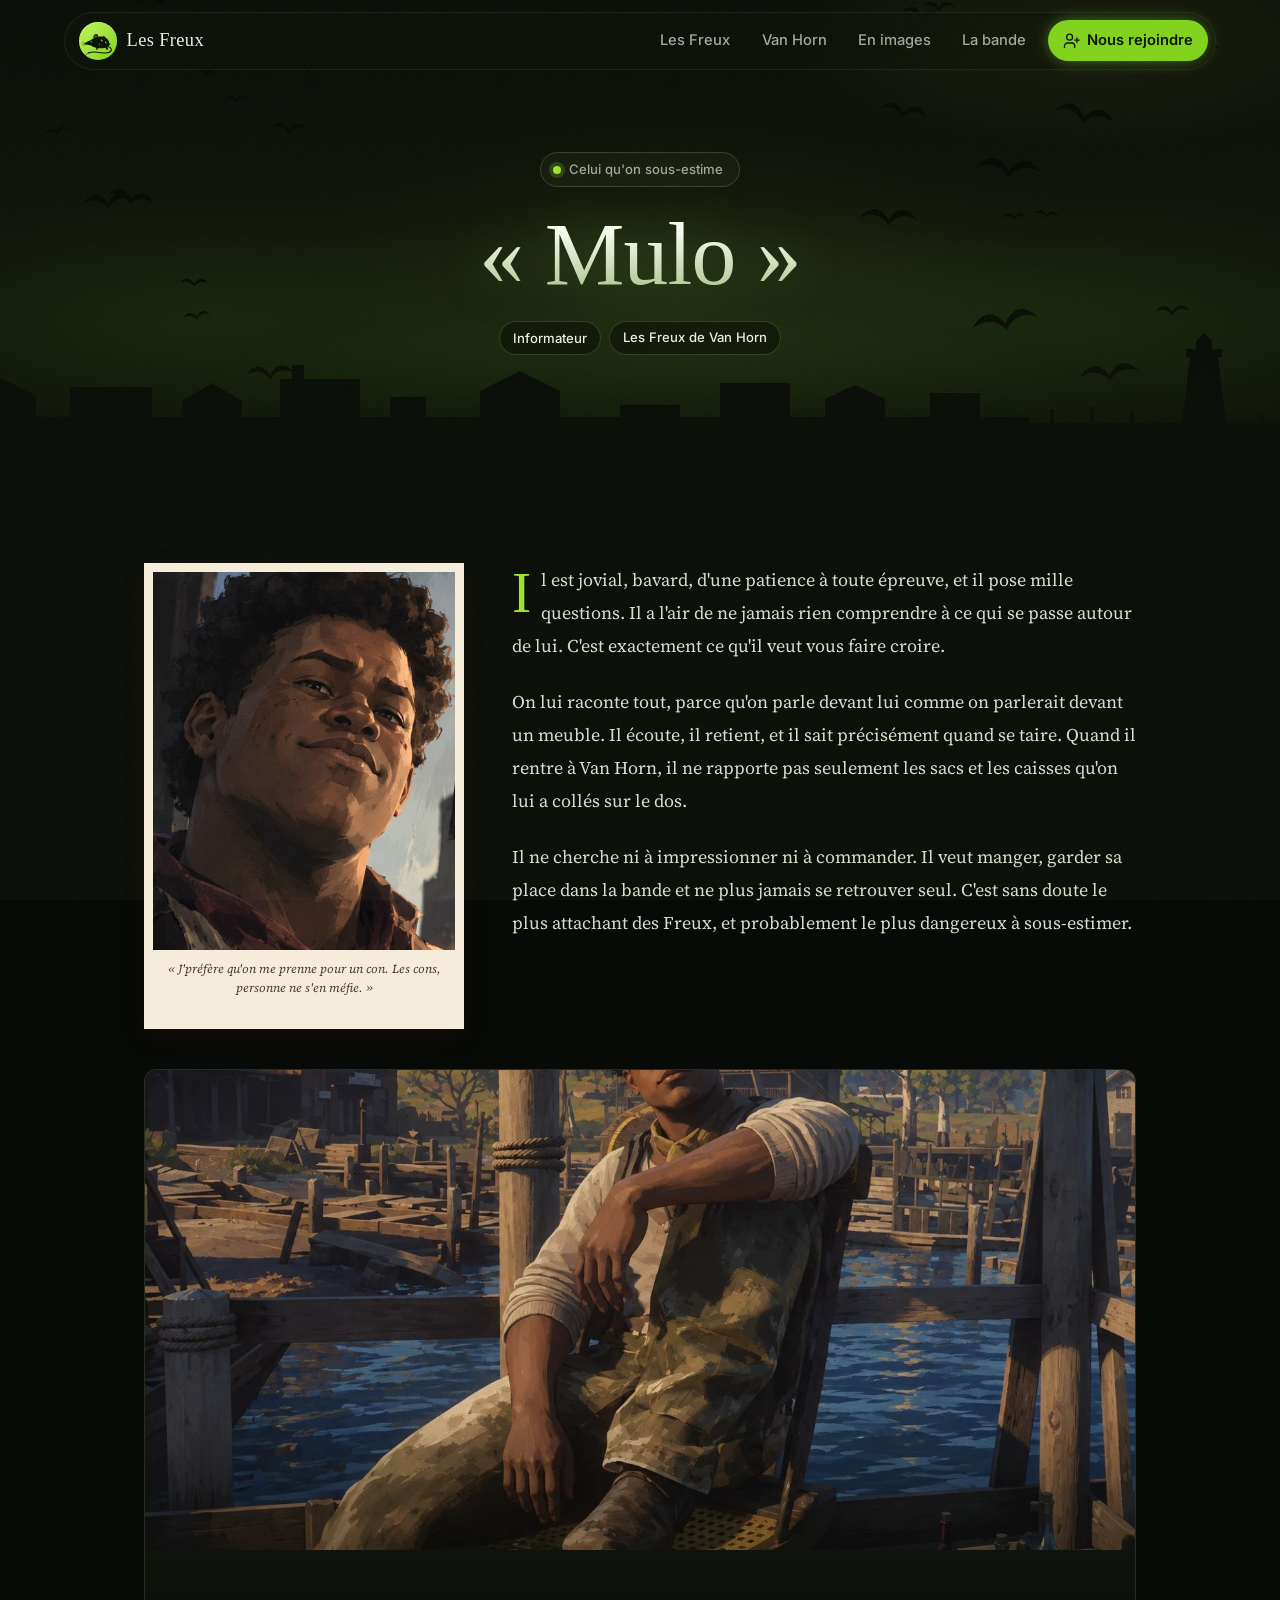
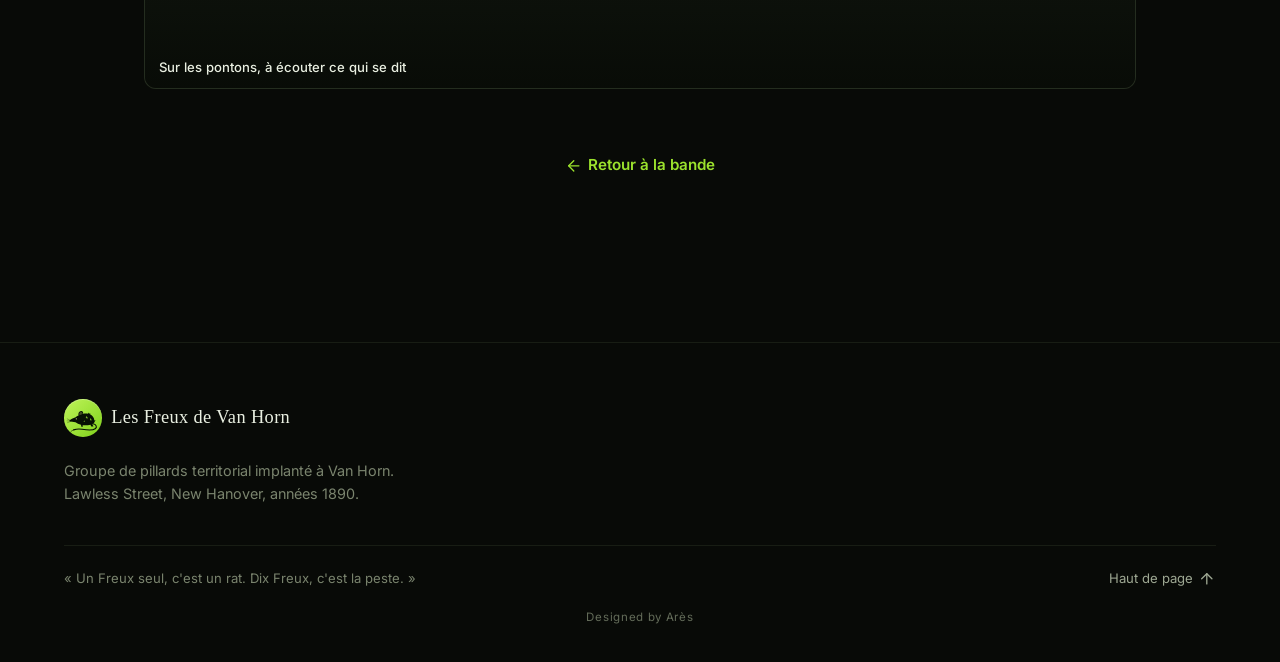
<file: mulo.html>
<!doctype html>
<html lang="fr">
<head>
<meta charset="utf-8">
<meta name="viewport" content="width=device-width, initial-scale=1">
<title>« Mulo » · Les Freux de Van Horn</title>
<meta name="description" content="Les Freux, bande de pillards de Van Horn. Lawless Street, New Hanover, années 1890.">
<meta name="theme-color" content="#080a07">
<script>document.documentElement.classList.add('js')</script>
<link rel="preconnect" href="https://fonts.googleapis.com">
<link rel="preconnect" href="https://fonts.gstatic.com" crossorigin>
<link href="https://fonts.googleapis.com/css2?family=Inter:wght@400;500;600;700&family=Fraunces:opsz,wght@9..144,500;9..144,600&family=Source+Serif+4:ital,opsz,wght@0,8..60,400;0,8..60,500;1,8..60,400&family=IM+Fell+English+SC&family=Special+Elite&display=swap" rel="stylesheet">
<link rel="stylesheet" href="style.css?v=4">
<link rel="icon" type="image/svg+xml" href="logo-freux.svg?v=2">
</head>
<body>
<header class="barre">
  <nav class="barre__inner" aria-label="Navigation principale">
    <a class="marque" href="index.html"><span class="marque__logo"><svg viewBox="0 0 64 64" aria-hidden="true"><g transform="translate(5.6 4) scale(0.84)"><path d="M51.6 45.4 C59 46.4 61 52.4 56.6 55.6 C51 59.6 40 58.4 30 56.6 C24 55.6 18.4 55.9 13 57.8" fill="none" stroke="#071004" stroke-width="2.3" stroke-linecap="round"/><path d="M13 57.8 C10.6 58.7 8.8 59.8 7.4 61" fill="none" stroke="#071004" stroke-width="1.2" stroke-linecap="round"/><path fill="#071004" fill-rule="evenodd" d="M3.5 40 C7 36.4 11.6 33.8 17 32.2 C19 29.8 21.8 28.4 24.6 28 C29.6 25.4 36.4 23.8 42 25.2 L43 22.6 L44.4 25.4 L46.2 23.2 L46.6 26.6 C51.4 28.8 54.6 33.4 54.8 38.8 L57.4 38.4 L55.4 41.2 C54.8 43.6 53 45.2 50.6 46 L53 51 L48.6 51.2 L47 47.2 C42 48.6 36 48.8 31 48.2 L31.6 51.6 L28.4 51.6 L27.8 47.6 C23.4 46.4 19.6 44.4 16.6 42.2 C12.6 41.8 7.6 41.6 3.5 40 Z M37.4 32 L39.6 29.8 L39.6 33.4 L42.2 32.2 L40.2 35.4 Z M45.6 36 L47.6 34 L47.8 37.4 L50 36.6 L48 39.4 Z M33 40.4 L35 38.8 L35 42 Z"/><path fill="#071004" d="M22.8 29 C21.4 23.8 24 19.6 28 19.4 C31.4 19.2 33 22.4 32 25.4 L30.4 24.8 L30.8 27.2 C29 28.8 25.4 29.8 22.8 29 Z"/><path fill="#e2f58a" fill-opacity=".28" d="M24.4 27.4 C23.6 24.2 25.2 21.6 27.8 21.4 C29.8 21.3 30.8 23 30.5 24.4 L29.4 24 L29.6 26.2 C28.2 27.2 26 27.8 24.4 27.4 Z"/><circle cx="18.4" cy="35.4" r="1.4" fill="#e2f58a" fill-opacity=".8"/><path d="M7 38.8 L0 35.6 M7.2 39.8 L-.6 39.6 M7 40.6 L.4 43.2" stroke="#071004" stroke-width=".6" stroke-linecap="round" fill="none"/></g></svg></span>Les Freux</a>
    <button class="barre__menu" type="button" aria-expanded="false" aria-controls="menu-principal" aria-label="Ouvrir le menu"><svg class="icone icone-ouvrir" viewBox="0 0 24 24" fill="none" stroke="currentColor" stroke-width="1.8" stroke-linecap="round" stroke-linejoin="round" aria-hidden="true"><path d="M4 6h16"/><path d="M4 12h16"/><path d="M4 18h16"/></svg><svg class="icone icone-fermer" viewBox="0 0 24 24" fill="none" stroke="currentColor" stroke-width="1.8" stroke-linecap="round" stroke-linejoin="round" aria-hidden="true"><path d="M18 6 6 18"/><path d="m6 6 12 12"/></svg></button>
    <div class="barre__liens" id="menu-principal">
      <a href="index.html#freux">Les Freux</a>
      <a href="index.html#rumeurs">Van Horn</a>
      <a href="index.html#images">En images</a>
      <a href="index.html#visages">La bande</a>
      <a class="barre__cta" href="index.html#rejoindre"><svg class="icone" viewBox="0 0 24 24" fill="none" stroke="currentColor" stroke-width="1.8" stroke-linecap="round" stroke-linejoin="round" aria-hidden="true"><path d="M16 21v-2a4 4 0 0 0-4-4H6a4 4 0 0 0-4 4v2"/><circle cx="9" cy="7" r="4"/><path d="M19 8v6"/><path d="M22 11h-6"/></svg>Nous rejoindre</a>
    </div>
  </nav>
</header>
<div class="progression" aria-hidden="true"><span></span></div>

<main id="haut">

  <section class="hero hero--page">
    <svg class="hero__nuee" viewBox="0 0 1200 800" preserveAspectRatio="xMidYMid slice" aria-hidden="true">
    <defs>
      <path id="freux" fill="currentColor" d="M-20 2 C-14 -6 -7 -7 -1 1 L0 3 L1 1 C7 -7 14 -6 20 2 C13 -2 6 -1 1 5 L0 7 L-1 5 C-6 -1 -13 -2 -20 2Z"/>
    </defs>
    <g>
      <use href="#freux" transform="translate(150 186) rotate(-12) scale(1.22)"/>
      <use href="#freux" transform="translate(222 281) rotate(0) scale(0.56)"/>
      <use href="#freux" transform="translate(53 311) rotate(-11) scale(0.58)"/>
      <use href="#freux" transform="translate(184 484) rotate(-8) scale(0.64)"/>
      <use href="#freux" transform="translate(253 537) rotate(-3) scale(1.13)"/>
      <use href="#freux" transform="translate(372 140) rotate(-6) scale(1.44)"/>
      <use href="#freux" transform="translate(89 172) rotate(9) scale(0.84)"/>
      <use href="#freux" transform="translate(101 376) rotate(-4) scale(1.20)"/>
      <use href="#freux" transform="translate(226 148) rotate(-8) scale(0.57)"/>
      <use href="#freux" transform="translate(271 308) rotate(2) scale(0.85)"/>
      <use href="#freux" transform="translate(194 252) rotate(6) scale(1.37)"/>
      <use href="#freux" transform="translate(123 373) rotate(11) scale(1.08)"/>
      <use href="#freux" transform="translate(288 247) rotate(-11) scale(1.58)"/>
      <use href="#freux" transform="translate(182 453) rotate(0) scale(0.67)"/>
      <use href="#freux" transform="translate(607 114) rotate(-12) scale(0.65)"/>
      <use href="#freux" transform="translate(553 88) rotate(4) scale(0.40)"/>
      <use href="#freux" transform="translate(407 48) rotate(-9) scale(0.44)"/>
      <use href="#freux" transform="translate(530 46) rotate(-10) scale(0.35)"/>
    </g>
    <g>
      <use href="#freux" transform="translate(833 391) rotate(2) scale(1.34)"/>
      <use href="#freux" transform="translate(1118 231) rotate(3) scale(1.26)"/>
      <use href="#freux" transform="translate(1017 295) rotate(12) scale(1.42)"/>
      <use href="#freux" transform="translate(981 389) rotate(6) scale(0.57)"/>
      <use href="#freux" transform="translate(1040 537) rotate(-6) scale(1.40)"/>
      <use href="#freux" transform="translate(951 391) rotate(-1) scale(0.52)"/>
      <use href="#freux" transform="translate(877 143) rotate(8) scale(0.56)"/>
      <use href="#freux" transform="translate(864 201) rotate(10) scale(0.93)"/>
      <use href="#freux" transform="translate(847 292) rotate(11) scale(1.10)"/>
      <use href="#freux" transform="translate(1099 479) rotate(-2) scale(0.81)"/>
      <use href="#freux" transform="translate(942 488) rotate(-10) scale(1.55)"/>
      <use href="#freux" transform="translate(880 194) rotate(0) scale(0.76)"/>
      <use href="#freux" transform="translate(1020 208) rotate(-2) scale(0.50)"/>
      <use href="#freux" transform="translate(946 345) rotate(5) scale(1.55)"/>
      <use href="#freux" transform="translate(776 134) rotate(8) scale(0.74)"/>
      <use href="#freux" transform="translate(425 84) rotate(10) scale(0.36)"/>
      <use href="#freux" transform="translate(650 58) rotate(-4) scale(0.46)"/>
      <use href="#freux" transform="translate(540 55) rotate(14) scale(0.73)"/>
    </g>
  </svg>
    <svg class="hero__horizon" viewBox="0 0 1440 130" preserveAspectRatio="xMidYMax slice" aria-hidden="true">
    <path fill="currentColor" d="M0 130 L0 96 L40 96 L40 74 L78 56 L116 74 L116 96 L150 96 L150 66 L232 66 L232 96 L262 96 L262 80 L292 62 L322 80 L322 96 L360 96 L360 58 L372 58 L372 44 L384 44 L384 58 L440 58 L440 96 L470 96 L470 76 L506 76 L506 96 L560 96 L560 70 L600 50 L640 70 L640 96 L700 96 L700 84 L760 84 L760 96 L800 96 L800 62 L870 62 L870 96 L905 96 L905 78 L935 64 L965 78 L965 96 L1010 96 L1010 72 L1060 72 L1060 96 L1110 96 L1110 102 L1130 102 L1130 88 L1134 88 L1134 102 L1170 102 L1170 86 L1174 86 L1174 102 L1210 102 L1210 90 L1214 90 L1214 102 L1262 102 L1270 36 L1266 36 L1266 28 L1276 28 L1276 20 L1284 12 L1292 20 L1292 28 L1302 28 L1302 36 L1298 36 L1306 102 L1340 102 L1340 94 L1344 94 L1344 102 L1390 102 L1390 92 L1394 92 L1394 102 L1440 104 L1440 130 Z"/>
  </svg>
    <div class="hero__contenu">
      <p class="pastille"><span class="pastille__point"></span>Celui qu'on sous-estime</p>
      <h1 class="hero__titre">« Mulo »</h1>
      <div class="puces"><span class="puce">Informateur</span><span class="puce">Les Freux de Van Horn</span></div>
    </div>
  </section>

  <section class="section">
    <div class="conteneur">
      <div class="fiche-publique">
        <figure class="photo" data-reveal>
          <img src="basile-bourlet.jpg" alt="Portrait de « Mulo »" loading="lazy">
          <figcaption>« J'préfère qu'on me prenne pour un con. Les cons, personne ne s'en méfie. »</figcaption>
        </figure>
        <div class="lecture-seule" data-reveal>
        <p>Il est jovial, bavard, d'une patience à toute épreuve, et il pose mille questions. Il a l'air de ne jamais rien comprendre à ce qui se passe autour de lui. C'est exactement ce qu'il veut vous faire croire.</p>
        <p>On lui raconte tout, parce qu'on parle devant lui comme on parlerait devant un meuble. Il écoute, il retient, et il sait précisément quand se taire. Quand il rentre à Van Horn, il ne rapporte pas seulement les sacs et les caisses qu'on lui a collés sur le dos.</p>
        <p>Il ne cherche ni à impressionner ni à commander. Il veut manger, garder sa place dans la bande et ne plus jamais se retrouver seul. C'est sans doute le plus attachant des Freux, et probablement le plus dangereux à sous-estimer.</p>
        </div>
      </div>
      <div class="galerie galerie--une" data-reveal>
        <a class="galerie__item" href="mulo-pontons.jpg" data-zoom><img src="mulo-pontons.jpg" alt="Mulo assis sur une chaise au bord des pontons de Van Horn" loading="lazy" width="1392" height="1130"><span class="galerie__legende">Sur les pontons, à écouter ce qui se dit</span><span class="galerie__zoom"><svg class="icone" viewBox="0 0 24 24" fill="none" stroke="currentColor" stroke-width="1.8" stroke-linecap="round" stroke-linejoin="round" aria-hidden="true"><path d="M15 3h6v6"/><path d="M9 21H3v-6"/><path d="M21 3l-7 7"/><path d="M3 21l7-7"/></svg></span></a>
      </div>

      <p style="text-align:center"><a class="retour" href="index.html#visages"><svg class="icone" viewBox="0 0 24 24" fill="none" stroke="currentColor" stroke-width="1.8" stroke-linecap="round" stroke-linejoin="round" aria-hidden="true"><path d="M19 12H5"/><path d="m12 19-7-7 7-7"/></svg>Retour à la bande</a></p>
    </div>
  </section>

</main>

<footer class="pied">
  <div class="pied__grille">
    <div>
      <a class="marque" href="index.html"><span class="marque__logo"><svg viewBox="0 0 64 64" aria-hidden="true"><g transform="translate(5.6 4) scale(0.84)"><path d="M51.6 45.4 C59 46.4 61 52.4 56.6 55.6 C51 59.6 40 58.4 30 56.6 C24 55.6 18.4 55.9 13 57.8" fill="none" stroke="#071004" stroke-width="2.3" stroke-linecap="round"/><path d="M13 57.8 C10.6 58.7 8.8 59.8 7.4 61" fill="none" stroke="#071004" stroke-width="1.2" stroke-linecap="round"/><path fill="#071004" fill-rule="evenodd" d="M3.5 40 C7 36.4 11.6 33.8 17 32.2 C19 29.8 21.8 28.4 24.6 28 C29.6 25.4 36.4 23.8 42 25.2 L43 22.6 L44.4 25.4 L46.2 23.2 L46.6 26.6 C51.4 28.8 54.6 33.4 54.8 38.8 L57.4 38.4 L55.4 41.2 C54.8 43.6 53 45.2 50.6 46 L53 51 L48.6 51.2 L47 47.2 C42 48.6 36 48.8 31 48.2 L31.6 51.6 L28.4 51.6 L27.8 47.6 C23.4 46.4 19.6 44.4 16.6 42.2 C12.6 41.8 7.6 41.6 3.5 40 Z M37.4 32 L39.6 29.8 L39.6 33.4 L42.2 32.2 L40.2 35.4 Z M45.6 36 L47.6 34 L47.8 37.4 L50 36.6 L48 39.4 Z M33 40.4 L35 38.8 L35 42 Z"/><path fill="#071004" d="M22.8 29 C21.4 23.8 24 19.6 28 19.4 C31.4 19.2 33 22.4 32 25.4 L30.4 24.8 L30.8 27.2 C29 28.8 25.4 29.8 22.8 29 Z"/><path fill="#e2f58a" fill-opacity=".28" d="M24.4 27.4 C23.6 24.2 25.2 21.6 27.8 21.4 C29.8 21.3 30.8 23 30.5 24.4 L29.4 24 L29.6 26.2 C28.2 27.2 26 27.8 24.4 27.4 Z"/><circle cx="18.4" cy="35.4" r="1.4" fill="#e2f58a" fill-opacity=".8"/><path d="M7 38.8 L0 35.6 M7.2 39.8 L-.6 39.6 M7 40.6 L.4 43.2" stroke="#071004" stroke-width=".6" stroke-linecap="round" fill="none"/></g></svg></span>Les Freux de Van Horn</a>
      <p class="pied__texte">Groupe de pillards territorial implanté à Van Horn. Lawless Street, New Hanover, années 1890.</p>
    </div>
  </div>
  <div class="pied__bas">
    <span>« Un Freux seul, c'est un rat. Dix Freux, c'est la peste. »</span>
    <a href="index.html">Haut de page <svg class="icone" viewBox="0 0 24 24" fill="none" stroke="currentColor" stroke-width="1.8" stroke-linecap="round" stroke-linejoin="round" aria-hidden="true"><path d="m5 12 7-7 7 7"/><path d="M12 19V5"/></svg></a>
  </div>
  <p class="signature">Designed by Arès</p>
</footer>

<script src="site.js?v=2"></script>
</body>
</html>
</file>
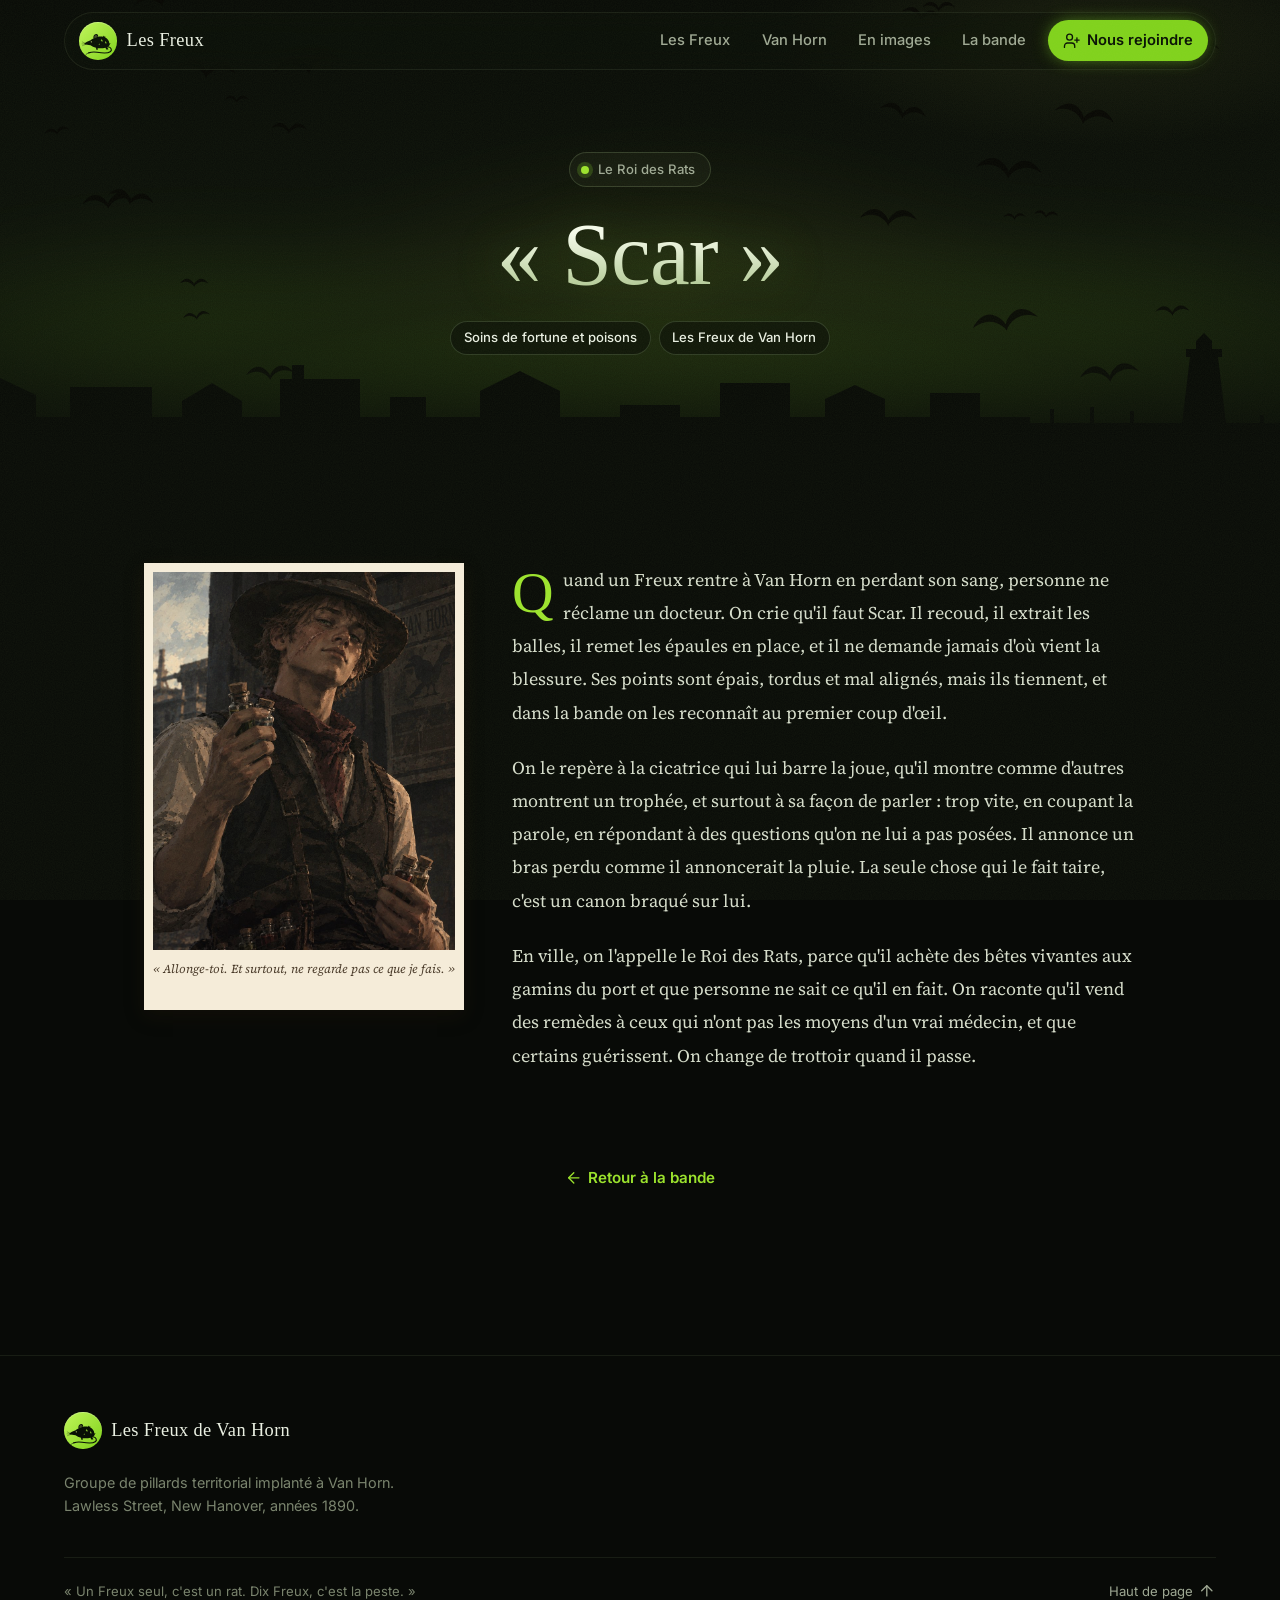
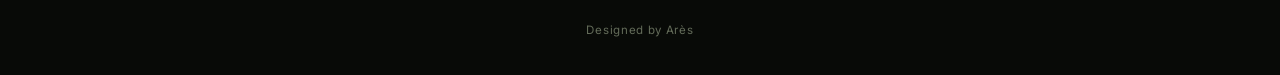
<file: scar.html>
<!doctype html>
<html lang="fr">
<head>
<meta charset="utf-8">
<meta name="viewport" content="width=device-width, initial-scale=1">
<title>« Scar » · Les Freux de Van Horn</title>
<meta name="description" content="Les Freux, bande de pillards de Van Horn. Lawless Street, New Hanover, années 1890.">
<meta name="theme-color" content="#080a07">
<script>document.documentElement.classList.add('js')</script>
<link rel="preconnect" href="https://fonts.googleapis.com">
<link rel="preconnect" href="https://fonts.gstatic.com" crossorigin>
<link href="https://fonts.googleapis.com/css2?family=Inter:wght@400;500;600;700&family=Fraunces:opsz,wght@9..144,500;9..144,600&family=Source+Serif+4:ital,opsz,wght@0,8..60,400;0,8..60,500;1,8..60,400&family=IM+Fell+English+SC&family=Special+Elite&display=swap" rel="stylesheet">
<link rel="stylesheet" href="style.css?v=4">
<link rel="icon" type="image/svg+xml" href="logo-freux.svg?v=2">
</head>
<body>
<header class="barre">
  <nav class="barre__inner" aria-label="Navigation principale">
    <a class="marque" href="index.html"><span class="marque__logo"><svg viewBox="0 0 64 64" aria-hidden="true"><g transform="translate(5.6 4) scale(0.84)"><path d="M51.6 45.4 C59 46.4 61 52.4 56.6 55.6 C51 59.6 40 58.4 30 56.6 C24 55.6 18.4 55.9 13 57.8" fill="none" stroke="#071004" stroke-width="2.3" stroke-linecap="round"/><path d="M13 57.8 C10.6 58.7 8.8 59.8 7.4 61" fill="none" stroke="#071004" stroke-width="1.2" stroke-linecap="round"/><path fill="#071004" fill-rule="evenodd" d="M3.5 40 C7 36.4 11.6 33.8 17 32.2 C19 29.8 21.8 28.4 24.6 28 C29.6 25.4 36.4 23.8 42 25.2 L43 22.6 L44.4 25.4 L46.2 23.2 L46.6 26.6 C51.4 28.8 54.6 33.4 54.8 38.8 L57.4 38.4 L55.4 41.2 C54.8 43.6 53 45.2 50.6 46 L53 51 L48.6 51.2 L47 47.2 C42 48.6 36 48.8 31 48.2 L31.6 51.6 L28.4 51.6 L27.8 47.6 C23.4 46.4 19.6 44.4 16.6 42.2 C12.6 41.8 7.6 41.6 3.5 40 Z M37.4 32 L39.6 29.8 L39.6 33.4 L42.2 32.2 L40.2 35.4 Z M45.6 36 L47.6 34 L47.8 37.4 L50 36.6 L48 39.4 Z M33 40.4 L35 38.8 L35 42 Z"/><path fill="#071004" d="M22.8 29 C21.4 23.8 24 19.6 28 19.4 C31.4 19.2 33 22.4 32 25.4 L30.4 24.8 L30.8 27.2 C29 28.8 25.4 29.8 22.8 29 Z"/><path fill="#e2f58a" fill-opacity=".28" d="M24.4 27.4 C23.6 24.2 25.2 21.6 27.8 21.4 C29.8 21.3 30.8 23 30.5 24.4 L29.4 24 L29.6 26.2 C28.2 27.2 26 27.8 24.4 27.4 Z"/><circle cx="18.4" cy="35.4" r="1.4" fill="#e2f58a" fill-opacity=".8"/><path d="M7 38.8 L0 35.6 M7.2 39.8 L-.6 39.6 M7 40.6 L.4 43.2" stroke="#071004" stroke-width=".6" stroke-linecap="round" fill="none"/></g></svg></span>Les Freux</a>
    <button class="barre__menu" type="button" aria-expanded="false" aria-controls="menu-principal" aria-label="Ouvrir le menu"><svg class="icone icone-ouvrir" viewBox="0 0 24 24" fill="none" stroke="currentColor" stroke-width="1.8" stroke-linecap="round" stroke-linejoin="round" aria-hidden="true"><path d="M4 6h16"/><path d="M4 12h16"/><path d="M4 18h16"/></svg><svg class="icone icone-fermer" viewBox="0 0 24 24" fill="none" stroke="currentColor" stroke-width="1.8" stroke-linecap="round" stroke-linejoin="round" aria-hidden="true"><path d="M18 6 6 18"/><path d="m6 6 12 12"/></svg></button>
    <div class="barre__liens" id="menu-principal">
      <a href="index.html#freux">Les Freux</a>
      <a href="index.html#rumeurs">Van Horn</a>
      <a href="index.html#images">En images</a>
      <a href="index.html#visages">La bande</a>
      <a class="barre__cta" href="index.html#rejoindre"><svg class="icone" viewBox="0 0 24 24" fill="none" stroke="currentColor" stroke-width="1.8" stroke-linecap="round" stroke-linejoin="round" aria-hidden="true"><path d="M16 21v-2a4 4 0 0 0-4-4H6a4 4 0 0 0-4 4v2"/><circle cx="9" cy="7" r="4"/><path d="M19 8v6"/><path d="M22 11h-6"/></svg>Nous rejoindre</a>
    </div>
  </nav>
</header>
<div class="progression" aria-hidden="true"><span></span></div>

<main id="haut">

  <section class="hero hero--page">
    <svg class="hero__nuee" viewBox="0 0 1200 800" preserveAspectRatio="xMidYMid slice" aria-hidden="true">
    <defs>
      <path id="freux" fill="currentColor" d="M-20 2 C-14 -6 -7 -7 -1 1 L0 3 L1 1 C7 -7 14 -6 20 2 C13 -2 6 -1 1 5 L0 7 L-1 5 C-6 -1 -13 -2 -20 2Z"/>
    </defs>
    <g>
      <use href="#freux" transform="translate(150 186) rotate(-12) scale(1.22)"/>
      <use href="#freux" transform="translate(222 281) rotate(0) scale(0.56)"/>
      <use href="#freux" transform="translate(53 311) rotate(-11) scale(0.58)"/>
      <use href="#freux" transform="translate(184 484) rotate(-8) scale(0.64)"/>
      <use href="#freux" transform="translate(253 537) rotate(-3) scale(1.13)"/>
      <use href="#freux" transform="translate(372 140) rotate(-6) scale(1.44)"/>
      <use href="#freux" transform="translate(89 172) rotate(9) scale(0.84)"/>
      <use href="#freux" transform="translate(101 376) rotate(-4) scale(1.20)"/>
      <use href="#freux" transform="translate(226 148) rotate(-8) scale(0.57)"/>
      <use href="#freux" transform="translate(271 308) rotate(2) scale(0.85)"/>
      <use href="#freux" transform="translate(194 252) rotate(6) scale(1.37)"/>
      <use href="#freux" transform="translate(123 373) rotate(11) scale(1.08)"/>
      <use href="#freux" transform="translate(288 247) rotate(-11) scale(1.58)"/>
      <use href="#freux" transform="translate(182 453) rotate(0) scale(0.67)"/>
      <use href="#freux" transform="translate(607 114) rotate(-12) scale(0.65)"/>
      <use href="#freux" transform="translate(553 88) rotate(4) scale(0.40)"/>
      <use href="#freux" transform="translate(407 48) rotate(-9) scale(0.44)"/>
      <use href="#freux" transform="translate(530 46) rotate(-10) scale(0.35)"/>
    </g>
    <g>
      <use href="#freux" transform="translate(833 391) rotate(2) scale(1.34)"/>
      <use href="#freux" transform="translate(1118 231) rotate(3) scale(1.26)"/>
      <use href="#freux" transform="translate(1017 295) rotate(12) scale(1.42)"/>
      <use href="#freux" transform="translate(981 389) rotate(6) scale(0.57)"/>
      <use href="#freux" transform="translate(1040 537) rotate(-6) scale(1.40)"/>
      <use href="#freux" transform="translate(951 391) rotate(-1) scale(0.52)"/>
      <use href="#freux" transform="translate(877 143) rotate(8) scale(0.56)"/>
      <use href="#freux" transform="translate(864 201) rotate(10) scale(0.93)"/>
      <use href="#freux" transform="translate(847 292) rotate(11) scale(1.10)"/>
      <use href="#freux" transform="translate(1099 479) rotate(-2) scale(0.81)"/>
      <use href="#freux" transform="translate(942 488) rotate(-10) scale(1.55)"/>
      <use href="#freux" transform="translate(880 194) rotate(0) scale(0.76)"/>
      <use href="#freux" transform="translate(1020 208) rotate(-2) scale(0.50)"/>
      <use href="#freux" transform="translate(946 345) rotate(5) scale(1.55)"/>
      <use href="#freux" transform="translate(776 134) rotate(8) scale(0.74)"/>
      <use href="#freux" transform="translate(425 84) rotate(10) scale(0.36)"/>
      <use href="#freux" transform="translate(650 58) rotate(-4) scale(0.46)"/>
      <use href="#freux" transform="translate(540 55) rotate(14) scale(0.73)"/>
    </g>
  </svg>
    <svg class="hero__horizon" viewBox="0 0 1440 130" preserveAspectRatio="xMidYMax slice" aria-hidden="true">
    <path fill="currentColor" d="M0 130 L0 96 L40 96 L40 74 L78 56 L116 74 L116 96 L150 96 L150 66 L232 66 L232 96 L262 96 L262 80 L292 62 L322 80 L322 96 L360 96 L360 58 L372 58 L372 44 L384 44 L384 58 L440 58 L440 96 L470 96 L470 76 L506 76 L506 96 L560 96 L560 70 L600 50 L640 70 L640 96 L700 96 L700 84 L760 84 L760 96 L800 96 L800 62 L870 62 L870 96 L905 96 L905 78 L935 64 L965 78 L965 96 L1010 96 L1010 72 L1060 72 L1060 96 L1110 96 L1110 102 L1130 102 L1130 88 L1134 88 L1134 102 L1170 102 L1170 86 L1174 86 L1174 102 L1210 102 L1210 90 L1214 90 L1214 102 L1262 102 L1270 36 L1266 36 L1266 28 L1276 28 L1276 20 L1284 12 L1292 20 L1292 28 L1302 28 L1302 36 L1298 36 L1306 102 L1340 102 L1340 94 L1344 94 L1344 102 L1390 102 L1390 92 L1394 92 L1394 102 L1440 104 L1440 130 Z"/>
  </svg>
    <div class="hero__contenu">
      <p class="pastille"><span class="pastille__point"></span>Le Roi des Rats</p>
      <h1 class="hero__titre">« Scar »</h1>
      <div class="puces"><span class="puce">Soins de fortune et poisons</span><span class="puce">Les Freux de Van Horn</span></div>
    </div>
  </section>

  <section class="section">
    <div class="conteneur">
      <div class="fiche-publique">
        <figure class="photo" data-reveal>
          <img src="kaid-marlow.jpg" alt="Portrait de « Scar »" loading="lazy">
          <figcaption>« Allonge-toi. Et surtout, ne regarde pas ce que je fais. »</figcaption>
        </figure>
        <div class="lecture-seule" data-reveal>
        <p>Quand un Freux rentre à Van Horn en perdant son sang, personne ne réclame un docteur. On crie qu'il faut Scar. Il recoud, il extrait les balles, il remet les épaules en place, et il ne demande jamais d'où vient la blessure. Ses points sont épais, tordus et mal alignés, mais ils tiennent, et dans la bande on les reconnaît au premier coup d'œil.</p>
        <p>On le repère à la cicatrice qui lui barre la joue, qu'il montre comme d'autres montrent un trophée, et surtout à sa façon de parler : trop vite, en coupant la parole, en répondant à des questions qu'on ne lui a pas posées. Il annonce un bras perdu comme il annoncerait la pluie. La seule chose qui le fait taire, c'est un canon braqué sur lui.</p>
        <p>En ville, on l'appelle le Roi des Rats, parce qu'il achète des bêtes vivantes aux gamins du port et que personne ne sait ce qu'il en fait. On raconte qu'il vend des remèdes à ceux qui n'ont pas les moyens d'un vrai médecin, et que certains guérissent. On change de trottoir quand il passe.</p>
        </div>
      </div>
      <p style="text-align:center"><a class="retour" href="index.html#visages"><svg class="icone" viewBox="0 0 24 24" fill="none" stroke="currentColor" stroke-width="1.8" stroke-linecap="round" stroke-linejoin="round" aria-hidden="true"><path d="M19 12H5"/><path d="m12 19-7-7 7-7"/></svg>Retour à la bande</a></p>
    </div>
  </section>

</main>

<footer class="pied">
  <div class="pied__grille">
    <div>
      <a class="marque" href="index.html"><span class="marque__logo"><svg viewBox="0 0 64 64" aria-hidden="true"><g transform="translate(5.6 4) scale(0.84)"><path d="M51.6 45.4 C59 46.4 61 52.4 56.6 55.6 C51 59.6 40 58.4 30 56.6 C24 55.6 18.4 55.9 13 57.8" fill="none" stroke="#071004" stroke-width="2.3" stroke-linecap="round"/><path d="M13 57.8 C10.6 58.7 8.8 59.8 7.4 61" fill="none" stroke="#071004" stroke-width="1.2" stroke-linecap="round"/><path fill="#071004" fill-rule="evenodd" d="M3.5 40 C7 36.4 11.6 33.8 17 32.2 C19 29.8 21.8 28.4 24.6 28 C29.6 25.4 36.4 23.8 42 25.2 L43 22.6 L44.4 25.4 L46.2 23.2 L46.6 26.6 C51.4 28.8 54.6 33.4 54.8 38.8 L57.4 38.4 L55.4 41.2 C54.8 43.6 53 45.2 50.6 46 L53 51 L48.6 51.2 L47 47.2 C42 48.6 36 48.8 31 48.2 L31.6 51.6 L28.4 51.6 L27.8 47.6 C23.4 46.4 19.6 44.4 16.6 42.2 C12.6 41.8 7.6 41.6 3.5 40 Z M37.4 32 L39.6 29.8 L39.6 33.4 L42.2 32.2 L40.2 35.4 Z M45.6 36 L47.6 34 L47.8 37.4 L50 36.6 L48 39.4 Z M33 40.4 L35 38.8 L35 42 Z"/><path fill="#071004" d="M22.8 29 C21.4 23.8 24 19.6 28 19.4 C31.4 19.2 33 22.4 32 25.4 L30.4 24.8 L30.8 27.2 C29 28.8 25.4 29.8 22.8 29 Z"/><path fill="#e2f58a" fill-opacity=".28" d="M24.4 27.4 C23.6 24.2 25.2 21.6 27.8 21.4 C29.8 21.3 30.8 23 30.5 24.4 L29.4 24 L29.6 26.2 C28.2 27.2 26 27.8 24.4 27.4 Z"/><circle cx="18.4" cy="35.4" r="1.4" fill="#e2f58a" fill-opacity=".8"/><path d="M7 38.8 L0 35.6 M7.2 39.8 L-.6 39.6 M7 40.6 L.4 43.2" stroke="#071004" stroke-width=".6" stroke-linecap="round" fill="none"/></g></svg></span>Les Freux de Van Horn</a>
      <p class="pied__texte">Groupe de pillards territorial implanté à Van Horn. Lawless Street, New Hanover, années 1890.</p>
    </div>
  </div>
  <div class="pied__bas">
    <span>« Un Freux seul, c'est un rat. Dix Freux, c'est la peste. »</span>
    <a href="index.html">Haut de page <svg class="icone" viewBox="0 0 24 24" fill="none" stroke="currentColor" stroke-width="1.8" stroke-linecap="round" stroke-linejoin="round" aria-hidden="true"><path d="m5 12 7-7 7 7"/><path d="M12 19V5"/></svg></a>
  </div>
  <p class="signature">Designed by Arès</p>
</footer>

<script src="site.js?v=2"></script>
</body>
</html>
</file>
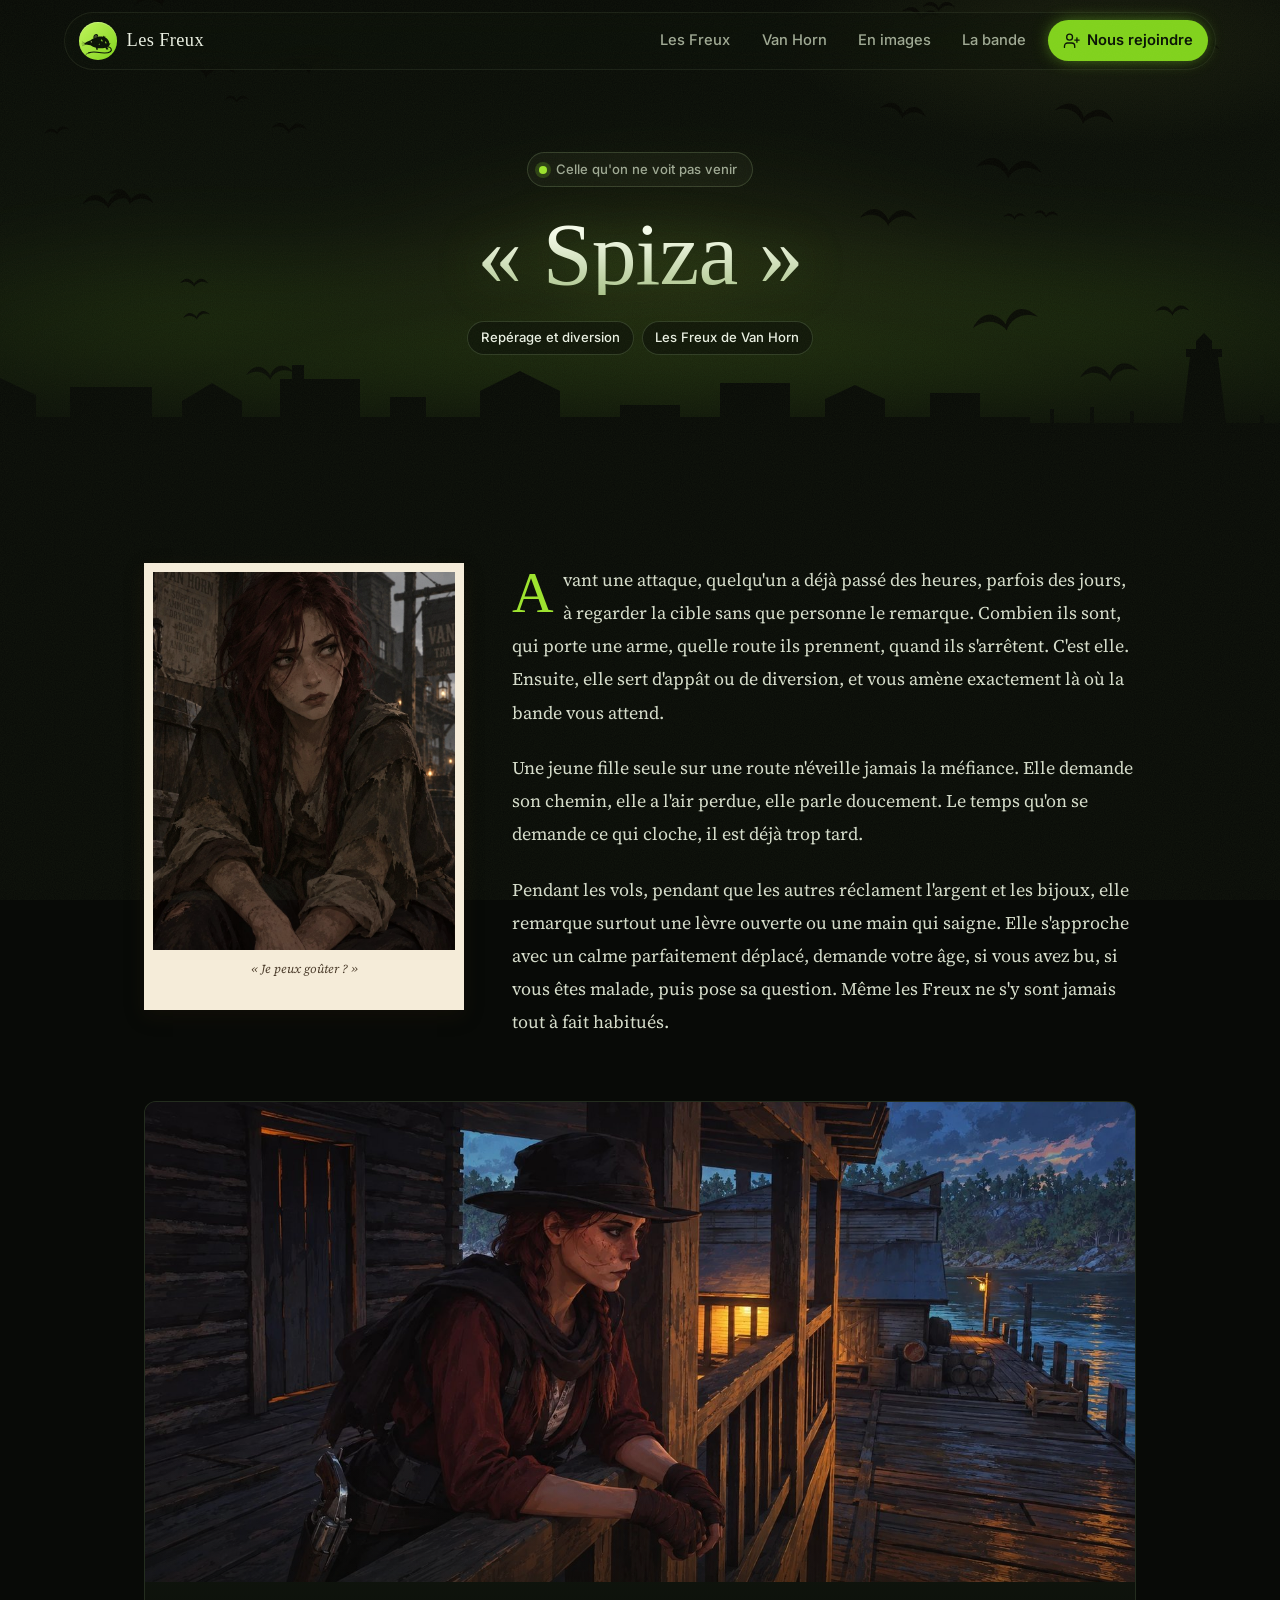
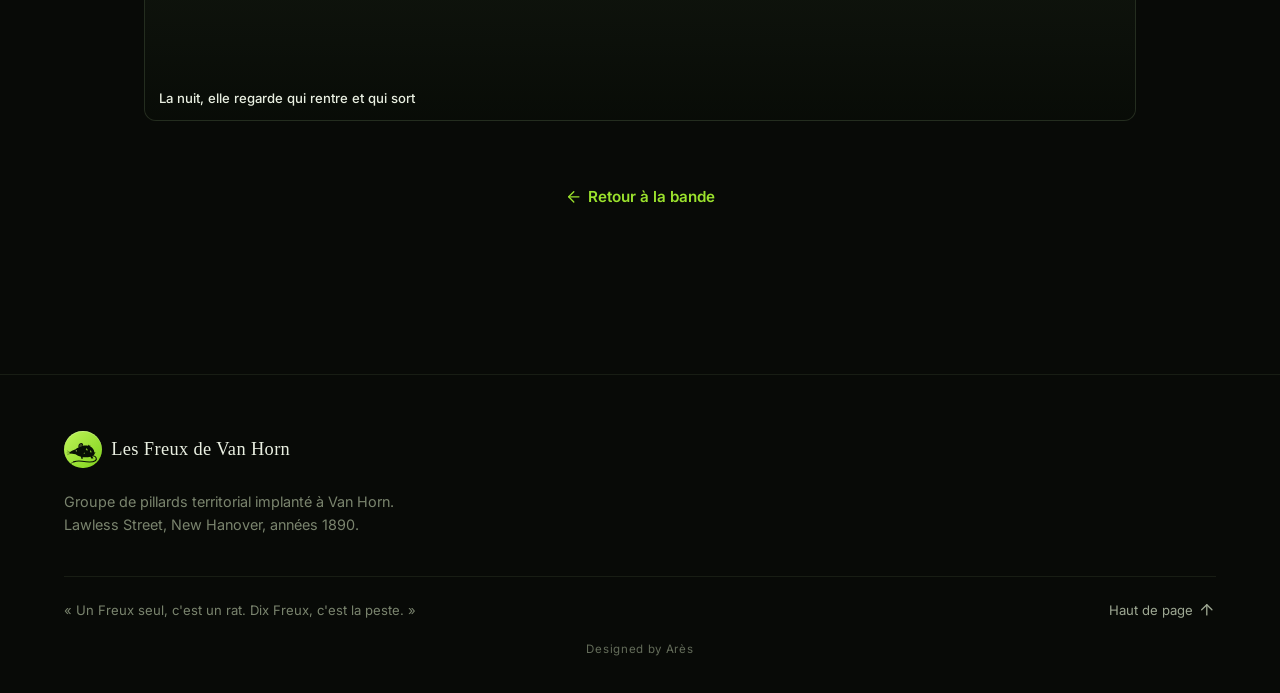
<file: spiza.html>
<!doctype html>
<html lang="fr">
<head>
<meta charset="utf-8">
<meta name="viewport" content="width=device-width, initial-scale=1">
<title>« Spiza » · Les Freux de Van Horn</title>
<meta name="description" content="Les Freux, bande de pillards de Van Horn. Lawless Street, New Hanover, années 1890.">
<meta name="theme-color" content="#080a07">
<script>document.documentElement.classList.add('js')</script>
<link rel="preconnect" href="https://fonts.googleapis.com">
<link rel="preconnect" href="https://fonts.gstatic.com" crossorigin>
<link href="https://fonts.googleapis.com/css2?family=Inter:wght@400;500;600;700&family=Fraunces:opsz,wght@9..144,500;9..144,600&family=Source+Serif+4:ital,opsz,wght@0,8..60,400;0,8..60,500;1,8..60,400&family=IM+Fell+English+SC&family=Special+Elite&display=swap" rel="stylesheet">
<link rel="stylesheet" href="style.css?v=4">
<link rel="icon" type="image/svg+xml" href="logo-freux.svg?v=2">
</head>
<body>
<header class="barre">
  <nav class="barre__inner" aria-label="Navigation principale">
    <a class="marque" href="index.html"><span class="marque__logo"><svg viewBox="0 0 64 64" aria-hidden="true"><g transform="translate(5.6 4) scale(0.84)"><path d="M51.6 45.4 C59 46.4 61 52.4 56.6 55.6 C51 59.6 40 58.4 30 56.6 C24 55.6 18.4 55.9 13 57.8" fill="none" stroke="#071004" stroke-width="2.3" stroke-linecap="round"/><path d="M13 57.8 C10.6 58.7 8.8 59.8 7.4 61" fill="none" stroke="#071004" stroke-width="1.2" stroke-linecap="round"/><path fill="#071004" fill-rule="evenodd" d="M3.5 40 C7 36.4 11.6 33.8 17 32.2 C19 29.8 21.8 28.4 24.6 28 C29.6 25.4 36.4 23.8 42 25.2 L43 22.6 L44.4 25.4 L46.2 23.2 L46.6 26.6 C51.4 28.8 54.6 33.4 54.8 38.8 L57.4 38.4 L55.4 41.2 C54.8 43.6 53 45.2 50.6 46 L53 51 L48.6 51.2 L47 47.2 C42 48.6 36 48.8 31 48.2 L31.6 51.6 L28.4 51.6 L27.8 47.6 C23.4 46.4 19.6 44.4 16.6 42.2 C12.6 41.8 7.6 41.6 3.5 40 Z M37.4 32 L39.6 29.8 L39.6 33.4 L42.2 32.2 L40.2 35.4 Z M45.6 36 L47.6 34 L47.8 37.4 L50 36.6 L48 39.4 Z M33 40.4 L35 38.8 L35 42 Z"/><path fill="#071004" d="M22.8 29 C21.4 23.8 24 19.6 28 19.4 C31.4 19.2 33 22.4 32 25.4 L30.4 24.8 L30.8 27.2 C29 28.8 25.4 29.8 22.8 29 Z"/><path fill="#e2f58a" fill-opacity=".28" d="M24.4 27.4 C23.6 24.2 25.2 21.6 27.8 21.4 C29.8 21.3 30.8 23 30.5 24.4 L29.4 24 L29.6 26.2 C28.2 27.2 26 27.8 24.4 27.4 Z"/><circle cx="18.4" cy="35.4" r="1.4" fill="#e2f58a" fill-opacity=".8"/><path d="M7 38.8 L0 35.6 M7.2 39.8 L-.6 39.6 M7 40.6 L.4 43.2" stroke="#071004" stroke-width=".6" stroke-linecap="round" fill="none"/></g></svg></span>Les Freux</a>
    <button class="barre__menu" type="button" aria-expanded="false" aria-controls="menu-principal" aria-label="Ouvrir le menu"><svg class="icone icone-ouvrir" viewBox="0 0 24 24" fill="none" stroke="currentColor" stroke-width="1.8" stroke-linecap="round" stroke-linejoin="round" aria-hidden="true"><path d="M4 6h16"/><path d="M4 12h16"/><path d="M4 18h16"/></svg><svg class="icone icone-fermer" viewBox="0 0 24 24" fill="none" stroke="currentColor" stroke-width="1.8" stroke-linecap="round" stroke-linejoin="round" aria-hidden="true"><path d="M18 6 6 18"/><path d="m6 6 12 12"/></svg></button>
    <div class="barre__liens" id="menu-principal">
      <a href="index.html#freux">Les Freux</a>
      <a href="index.html#rumeurs">Van Horn</a>
      <a href="index.html#images">En images</a>
      <a href="index.html#visages">La bande</a>
      <a class="barre__cta" href="index.html#rejoindre"><svg class="icone" viewBox="0 0 24 24" fill="none" stroke="currentColor" stroke-width="1.8" stroke-linecap="round" stroke-linejoin="round" aria-hidden="true"><path d="M16 21v-2a4 4 0 0 0-4-4H6a4 4 0 0 0-4 4v2"/><circle cx="9" cy="7" r="4"/><path d="M19 8v6"/><path d="M22 11h-6"/></svg>Nous rejoindre</a>
    </div>
  </nav>
</header>
<div class="progression" aria-hidden="true"><span></span></div>

<main id="haut">

  <section class="hero hero--page">
    <svg class="hero__nuee" viewBox="0 0 1200 800" preserveAspectRatio="xMidYMid slice" aria-hidden="true">
    <defs>
      <path id="freux" fill="currentColor" d="M-20 2 C-14 -6 -7 -7 -1 1 L0 3 L1 1 C7 -7 14 -6 20 2 C13 -2 6 -1 1 5 L0 7 L-1 5 C-6 -1 -13 -2 -20 2Z"/>
    </defs>
    <g>
      <use href="#freux" transform="translate(150 186) rotate(-12) scale(1.22)"/>
      <use href="#freux" transform="translate(222 281) rotate(0) scale(0.56)"/>
      <use href="#freux" transform="translate(53 311) rotate(-11) scale(0.58)"/>
      <use href="#freux" transform="translate(184 484) rotate(-8) scale(0.64)"/>
      <use href="#freux" transform="translate(253 537) rotate(-3) scale(1.13)"/>
      <use href="#freux" transform="translate(372 140) rotate(-6) scale(1.44)"/>
      <use href="#freux" transform="translate(89 172) rotate(9) scale(0.84)"/>
      <use href="#freux" transform="translate(101 376) rotate(-4) scale(1.20)"/>
      <use href="#freux" transform="translate(226 148) rotate(-8) scale(0.57)"/>
      <use href="#freux" transform="translate(271 308) rotate(2) scale(0.85)"/>
      <use href="#freux" transform="translate(194 252) rotate(6) scale(1.37)"/>
      <use href="#freux" transform="translate(123 373) rotate(11) scale(1.08)"/>
      <use href="#freux" transform="translate(288 247) rotate(-11) scale(1.58)"/>
      <use href="#freux" transform="translate(182 453) rotate(0) scale(0.67)"/>
      <use href="#freux" transform="translate(607 114) rotate(-12) scale(0.65)"/>
      <use href="#freux" transform="translate(553 88) rotate(4) scale(0.40)"/>
      <use href="#freux" transform="translate(407 48) rotate(-9) scale(0.44)"/>
      <use href="#freux" transform="translate(530 46) rotate(-10) scale(0.35)"/>
    </g>
    <g>
      <use href="#freux" transform="translate(833 391) rotate(2) scale(1.34)"/>
      <use href="#freux" transform="translate(1118 231) rotate(3) scale(1.26)"/>
      <use href="#freux" transform="translate(1017 295) rotate(12) scale(1.42)"/>
      <use href="#freux" transform="translate(981 389) rotate(6) scale(0.57)"/>
      <use href="#freux" transform="translate(1040 537) rotate(-6) scale(1.40)"/>
      <use href="#freux" transform="translate(951 391) rotate(-1) scale(0.52)"/>
      <use href="#freux" transform="translate(877 143) rotate(8) scale(0.56)"/>
      <use href="#freux" transform="translate(864 201) rotate(10) scale(0.93)"/>
      <use href="#freux" transform="translate(847 292) rotate(11) scale(1.10)"/>
      <use href="#freux" transform="translate(1099 479) rotate(-2) scale(0.81)"/>
      <use href="#freux" transform="translate(942 488) rotate(-10) scale(1.55)"/>
      <use href="#freux" transform="translate(880 194) rotate(0) scale(0.76)"/>
      <use href="#freux" transform="translate(1020 208) rotate(-2) scale(0.50)"/>
      <use href="#freux" transform="translate(946 345) rotate(5) scale(1.55)"/>
      <use href="#freux" transform="translate(776 134) rotate(8) scale(0.74)"/>
      <use href="#freux" transform="translate(425 84) rotate(10) scale(0.36)"/>
      <use href="#freux" transform="translate(650 58) rotate(-4) scale(0.46)"/>
      <use href="#freux" transform="translate(540 55) rotate(14) scale(0.73)"/>
    </g>
  </svg>
    <svg class="hero__horizon" viewBox="0 0 1440 130" preserveAspectRatio="xMidYMax slice" aria-hidden="true">
    <path fill="currentColor" d="M0 130 L0 96 L40 96 L40 74 L78 56 L116 74 L116 96 L150 96 L150 66 L232 66 L232 96 L262 96 L262 80 L292 62 L322 80 L322 96 L360 96 L360 58 L372 58 L372 44 L384 44 L384 58 L440 58 L440 96 L470 96 L470 76 L506 76 L506 96 L560 96 L560 70 L600 50 L640 70 L640 96 L700 96 L700 84 L760 84 L760 96 L800 96 L800 62 L870 62 L870 96 L905 96 L905 78 L935 64 L965 78 L965 96 L1010 96 L1010 72 L1060 72 L1060 96 L1110 96 L1110 102 L1130 102 L1130 88 L1134 88 L1134 102 L1170 102 L1170 86 L1174 86 L1174 102 L1210 102 L1210 90 L1214 90 L1214 102 L1262 102 L1270 36 L1266 36 L1266 28 L1276 28 L1276 20 L1284 12 L1292 20 L1292 28 L1302 28 L1302 36 L1298 36 L1306 102 L1340 102 L1340 94 L1344 94 L1344 102 L1390 102 L1390 92 L1394 92 L1394 102 L1440 104 L1440 130 Z"/>
  </svg>
    <div class="hero__contenu">
      <p class="pastille"><span class="pastille__point"></span>Celle qu'on ne voit pas venir</p>
      <h1 class="hero__titre">« Spiza »</h1>
      <div class="puces"><span class="puce">Repérage et diversion</span><span class="puce">Les Freux de Van Horn</span></div>
    </div>
  </section>

  <section class="section">
    <div class="conteneur">
      <div class="fiche-publique">
        <figure class="photo" data-reveal>
          <img src="enid-veyne.jpg" alt="Portrait de « Spiza »" loading="lazy">
          <figcaption>« Je peux goûter ? »</figcaption>
        </figure>
        <div class="lecture-seule" data-reveal>
        <p>Avant une attaque, quelqu'un a déjà passé des heures, parfois des jours, à regarder la cible sans que personne le remarque. Combien ils sont, qui porte une arme, quelle route ils prennent, quand ils s'arrêtent. C'est elle. Ensuite, elle sert d'appât ou de diversion, et vous amène exactement là où la bande vous attend.</p>
        <p>Une jeune fille seule sur une route n'éveille jamais la méfiance. Elle demande son chemin, elle a l'air perdue, elle parle doucement. Le temps qu'on se demande ce qui cloche, il est déjà trop tard.</p>
        <p>Pendant les vols, pendant que les autres réclament l'argent et les bijoux, elle remarque surtout une lèvre ouverte ou une main qui saigne. Elle s'approche avec un calme parfaitement déplacé, demande votre âge, si vous avez bu, si vous êtes malade, puis pose sa question. Même les Freux ne s'y sont jamais tout à fait habitués.</p>
        </div>
      </div>
      <div class="galerie galerie--une" data-reveal>
        <a class="galerie__item" href="spiza-nuit.jpg" data-zoom><img src="spiza-nuit.jpg" alt="Spiza accoudée à une rambarde de bois, la nuit, au-dessus de l'eau" loading="lazy" width="1500" height="745"><span class="galerie__legende">La nuit, elle regarde qui rentre et qui sort</span><span class="galerie__zoom"><svg class="icone" viewBox="0 0 24 24" fill="none" stroke="currentColor" stroke-width="1.8" stroke-linecap="round" stroke-linejoin="round" aria-hidden="true"><path d="M15 3h6v6"/><path d="M9 21H3v-6"/><path d="M21 3l-7 7"/><path d="M3 21l7-7"/></svg></span></a>
      </div>

      <p style="text-align:center"><a class="retour" href="index.html#visages"><svg class="icone" viewBox="0 0 24 24" fill="none" stroke="currentColor" stroke-width="1.8" stroke-linecap="round" stroke-linejoin="round" aria-hidden="true"><path d="M19 12H5"/><path d="m12 19-7-7 7-7"/></svg>Retour à la bande</a></p>
    </div>
  </section>

</main>

<footer class="pied">
  <div class="pied__grille">
    <div>
      <a class="marque" href="index.html"><span class="marque__logo"><svg viewBox="0 0 64 64" aria-hidden="true"><g transform="translate(5.6 4) scale(0.84)"><path d="M51.6 45.4 C59 46.4 61 52.4 56.6 55.6 C51 59.6 40 58.4 30 56.6 C24 55.6 18.4 55.9 13 57.8" fill="none" stroke="#071004" stroke-width="2.3" stroke-linecap="round"/><path d="M13 57.8 C10.6 58.7 8.8 59.8 7.4 61" fill="none" stroke="#071004" stroke-width="1.2" stroke-linecap="round"/><path fill="#071004" fill-rule="evenodd" d="M3.5 40 C7 36.4 11.6 33.8 17 32.2 C19 29.8 21.8 28.4 24.6 28 C29.6 25.4 36.4 23.8 42 25.2 L43 22.6 L44.4 25.4 L46.2 23.2 L46.6 26.6 C51.4 28.8 54.6 33.4 54.8 38.8 L57.4 38.4 L55.4 41.2 C54.8 43.6 53 45.2 50.6 46 L53 51 L48.6 51.2 L47 47.2 C42 48.6 36 48.8 31 48.2 L31.6 51.6 L28.4 51.6 L27.8 47.6 C23.4 46.4 19.6 44.4 16.6 42.2 C12.6 41.8 7.6 41.6 3.5 40 Z M37.4 32 L39.6 29.8 L39.6 33.4 L42.2 32.2 L40.2 35.4 Z M45.6 36 L47.6 34 L47.8 37.4 L50 36.6 L48 39.4 Z M33 40.4 L35 38.8 L35 42 Z"/><path fill="#071004" d="M22.8 29 C21.4 23.8 24 19.6 28 19.4 C31.4 19.2 33 22.4 32 25.4 L30.4 24.8 L30.8 27.2 C29 28.8 25.4 29.8 22.8 29 Z"/><path fill="#e2f58a" fill-opacity=".28" d="M24.4 27.4 C23.6 24.2 25.2 21.6 27.8 21.4 C29.8 21.3 30.8 23 30.5 24.4 L29.4 24 L29.6 26.2 C28.2 27.2 26 27.8 24.4 27.4 Z"/><circle cx="18.4" cy="35.4" r="1.4" fill="#e2f58a" fill-opacity=".8"/><path d="M7 38.8 L0 35.6 M7.2 39.8 L-.6 39.6 M7 40.6 L.4 43.2" stroke="#071004" stroke-width=".6" stroke-linecap="round" fill="none"/></g></svg></span>Les Freux de Van Horn</a>
      <p class="pied__texte">Groupe de pillards territorial implanté à Van Horn. Lawless Street, New Hanover, années 1890.</p>
    </div>
  </div>
  <div class="pied__bas">
    <span>« Un Freux seul, c'est un rat. Dix Freux, c'est la peste. »</span>
    <a href="index.html">Haut de page <svg class="icone" viewBox="0 0 24 24" fill="none" stroke="currentColor" stroke-width="1.8" stroke-linecap="round" stroke-linejoin="round" aria-hidden="true"><path d="m5 12 7-7 7 7"/><path d="M12 19V5"/></svg></a>
  </div>
  <p class="signature">Designed by Arès</p>
</footer>

<script src="site.js?v=2"></script>
</body>
</html>
</file>
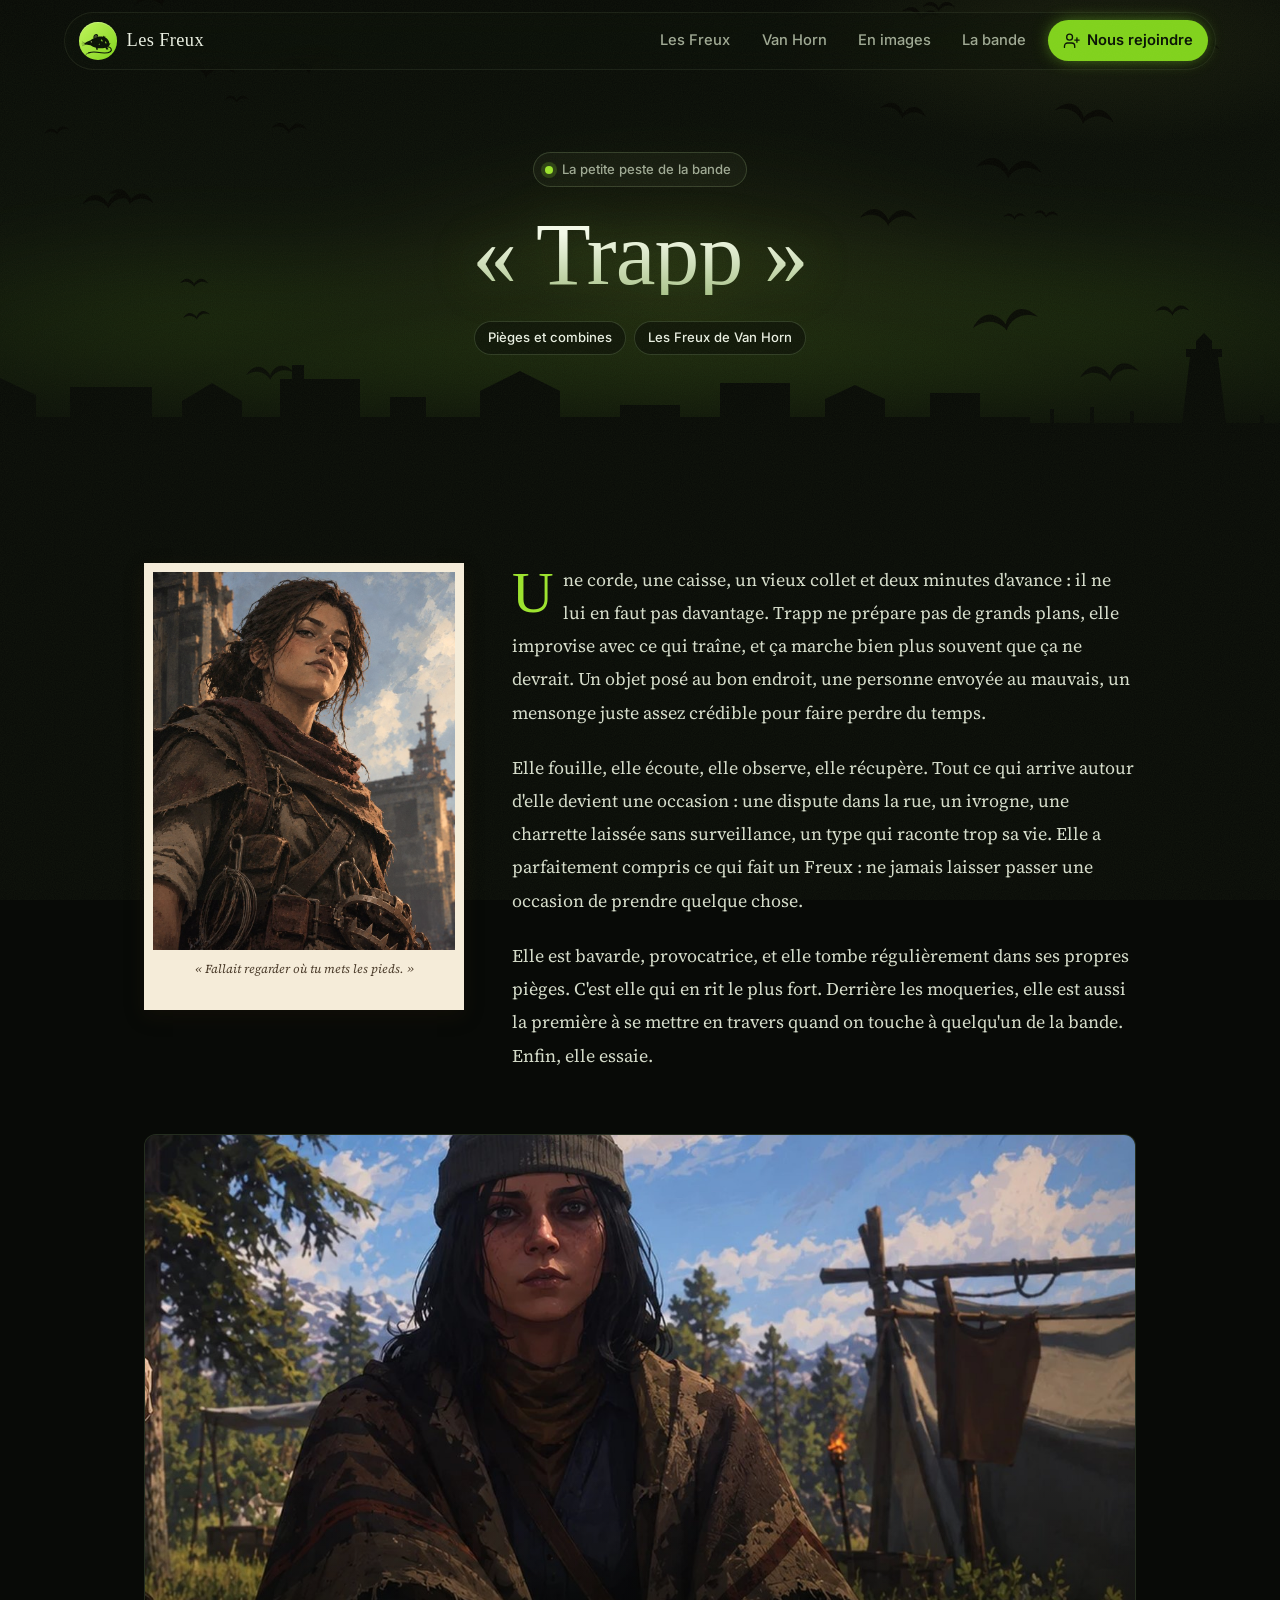
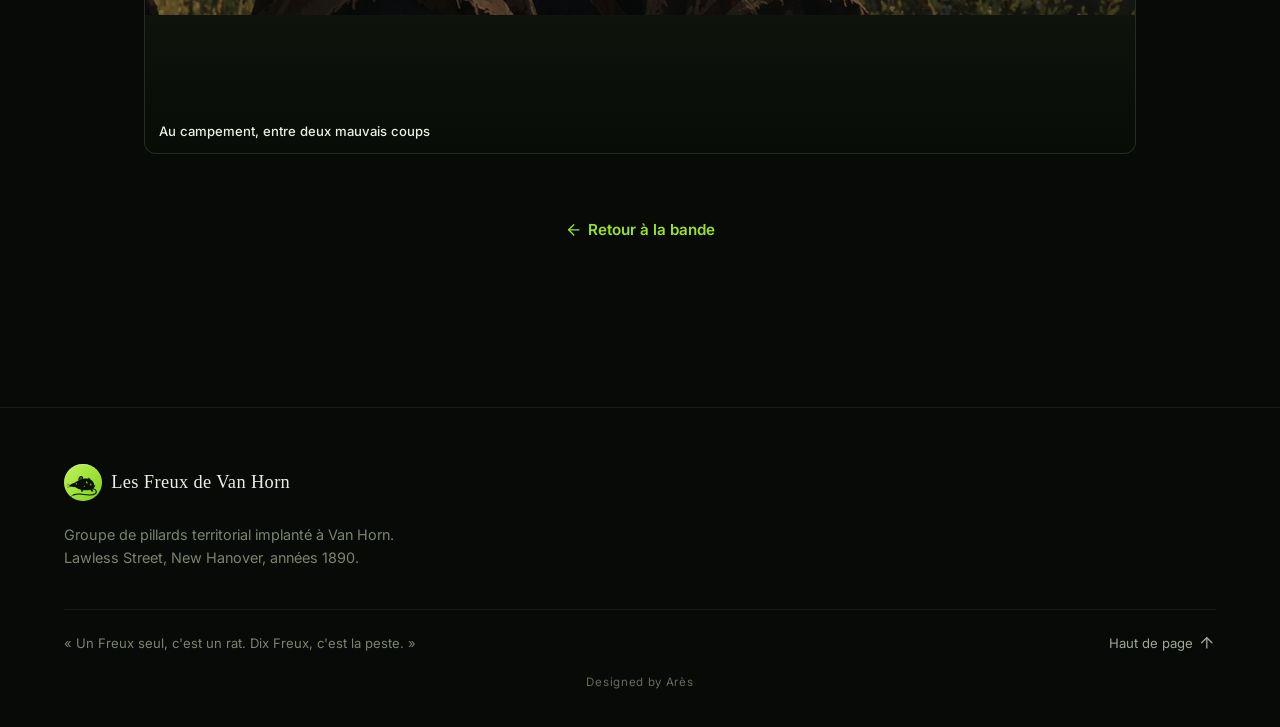
<file: trapp.html>
<!doctype html>
<html lang="fr">
<head>
<meta charset="utf-8">
<meta name="viewport" content="width=device-width, initial-scale=1">
<title>« Trapp » · Les Freux de Van Horn</title>
<meta name="description" content="Les Freux, bande de pillards de Van Horn. Lawless Street, New Hanover, années 1890.">
<meta name="theme-color" content="#080a07">
<script>document.documentElement.classList.add('js')</script>
<link rel="preconnect" href="https://fonts.googleapis.com">
<link rel="preconnect" href="https://fonts.gstatic.com" crossorigin>
<link href="https://fonts.googleapis.com/css2?family=Inter:wght@400;500;600;700&family=Fraunces:opsz,wght@9..144,500;9..144,600&family=Source+Serif+4:ital,opsz,wght@0,8..60,400;0,8..60,500;1,8..60,400&family=IM+Fell+English+SC&family=Special+Elite&display=swap" rel="stylesheet">
<link rel="stylesheet" href="style.css?v=4">
<link rel="icon" type="image/svg+xml" href="logo-freux.svg?v=2">
</head>
<body>
<header class="barre">
  <nav class="barre__inner" aria-label="Navigation principale">
    <a class="marque" href="index.html"><span class="marque__logo"><svg viewBox="0 0 64 64" aria-hidden="true"><g transform="translate(5.6 4) scale(0.84)"><path d="M51.6 45.4 C59 46.4 61 52.4 56.6 55.6 C51 59.6 40 58.4 30 56.6 C24 55.6 18.4 55.9 13 57.8" fill="none" stroke="#071004" stroke-width="2.3" stroke-linecap="round"/><path d="M13 57.8 C10.6 58.7 8.8 59.8 7.4 61" fill="none" stroke="#071004" stroke-width="1.2" stroke-linecap="round"/><path fill="#071004" fill-rule="evenodd" d="M3.5 40 C7 36.4 11.6 33.8 17 32.2 C19 29.8 21.8 28.4 24.6 28 C29.6 25.4 36.4 23.8 42 25.2 L43 22.6 L44.4 25.4 L46.2 23.2 L46.6 26.6 C51.4 28.8 54.6 33.4 54.8 38.8 L57.4 38.4 L55.4 41.2 C54.8 43.6 53 45.2 50.6 46 L53 51 L48.6 51.2 L47 47.2 C42 48.6 36 48.8 31 48.2 L31.6 51.6 L28.4 51.6 L27.8 47.6 C23.4 46.4 19.6 44.4 16.6 42.2 C12.6 41.8 7.6 41.6 3.5 40 Z M37.4 32 L39.6 29.8 L39.6 33.4 L42.2 32.2 L40.2 35.4 Z M45.6 36 L47.6 34 L47.8 37.4 L50 36.6 L48 39.4 Z M33 40.4 L35 38.8 L35 42 Z"/><path fill="#071004" d="M22.8 29 C21.4 23.8 24 19.6 28 19.4 C31.4 19.2 33 22.4 32 25.4 L30.4 24.8 L30.8 27.2 C29 28.8 25.4 29.8 22.8 29 Z"/><path fill="#e2f58a" fill-opacity=".28" d="M24.4 27.4 C23.6 24.2 25.2 21.6 27.8 21.4 C29.8 21.3 30.8 23 30.5 24.4 L29.4 24 L29.6 26.2 C28.2 27.2 26 27.8 24.4 27.4 Z"/><circle cx="18.4" cy="35.4" r="1.4" fill="#e2f58a" fill-opacity=".8"/><path d="M7 38.8 L0 35.6 M7.2 39.8 L-.6 39.6 M7 40.6 L.4 43.2" stroke="#071004" stroke-width=".6" stroke-linecap="round" fill="none"/></g></svg></span>Les Freux</a>
    <button class="barre__menu" type="button" aria-expanded="false" aria-controls="menu-principal" aria-label="Ouvrir le menu"><svg class="icone icone-ouvrir" viewBox="0 0 24 24" fill="none" stroke="currentColor" stroke-width="1.8" stroke-linecap="round" stroke-linejoin="round" aria-hidden="true"><path d="M4 6h16"/><path d="M4 12h16"/><path d="M4 18h16"/></svg><svg class="icone icone-fermer" viewBox="0 0 24 24" fill="none" stroke="currentColor" stroke-width="1.8" stroke-linecap="round" stroke-linejoin="round" aria-hidden="true"><path d="M18 6 6 18"/><path d="m6 6 12 12"/></svg></button>
    <div class="barre__liens" id="menu-principal">
      <a href="index.html#freux">Les Freux</a>
      <a href="index.html#rumeurs">Van Horn</a>
      <a href="index.html#images">En images</a>
      <a href="index.html#visages">La bande</a>
      <a class="barre__cta" href="index.html#rejoindre"><svg class="icone" viewBox="0 0 24 24" fill="none" stroke="currentColor" stroke-width="1.8" stroke-linecap="round" stroke-linejoin="round" aria-hidden="true"><path d="M16 21v-2a4 4 0 0 0-4-4H6a4 4 0 0 0-4 4v2"/><circle cx="9" cy="7" r="4"/><path d="M19 8v6"/><path d="M22 11h-6"/></svg>Nous rejoindre</a>
    </div>
  </nav>
</header>
<div class="progression" aria-hidden="true"><span></span></div>

<main id="haut">

  <section class="hero hero--page">
    <svg class="hero__nuee" viewBox="0 0 1200 800" preserveAspectRatio="xMidYMid slice" aria-hidden="true">
    <defs>
      <path id="freux" fill="currentColor" d="M-20 2 C-14 -6 -7 -7 -1 1 L0 3 L1 1 C7 -7 14 -6 20 2 C13 -2 6 -1 1 5 L0 7 L-1 5 C-6 -1 -13 -2 -20 2Z"/>
    </defs>
    <g>
      <use href="#freux" transform="translate(150 186) rotate(-12) scale(1.22)"/>
      <use href="#freux" transform="translate(222 281) rotate(0) scale(0.56)"/>
      <use href="#freux" transform="translate(53 311) rotate(-11) scale(0.58)"/>
      <use href="#freux" transform="translate(184 484) rotate(-8) scale(0.64)"/>
      <use href="#freux" transform="translate(253 537) rotate(-3) scale(1.13)"/>
      <use href="#freux" transform="translate(372 140) rotate(-6) scale(1.44)"/>
      <use href="#freux" transform="translate(89 172) rotate(9) scale(0.84)"/>
      <use href="#freux" transform="translate(101 376) rotate(-4) scale(1.20)"/>
      <use href="#freux" transform="translate(226 148) rotate(-8) scale(0.57)"/>
      <use href="#freux" transform="translate(271 308) rotate(2) scale(0.85)"/>
      <use href="#freux" transform="translate(194 252) rotate(6) scale(1.37)"/>
      <use href="#freux" transform="translate(123 373) rotate(11) scale(1.08)"/>
      <use href="#freux" transform="translate(288 247) rotate(-11) scale(1.58)"/>
      <use href="#freux" transform="translate(182 453) rotate(0) scale(0.67)"/>
      <use href="#freux" transform="translate(607 114) rotate(-12) scale(0.65)"/>
      <use href="#freux" transform="translate(553 88) rotate(4) scale(0.40)"/>
      <use href="#freux" transform="translate(407 48) rotate(-9) scale(0.44)"/>
      <use href="#freux" transform="translate(530 46) rotate(-10) scale(0.35)"/>
    </g>
    <g>
      <use href="#freux" transform="translate(833 391) rotate(2) scale(1.34)"/>
      <use href="#freux" transform="translate(1118 231) rotate(3) scale(1.26)"/>
      <use href="#freux" transform="translate(1017 295) rotate(12) scale(1.42)"/>
      <use href="#freux" transform="translate(981 389) rotate(6) scale(0.57)"/>
      <use href="#freux" transform="translate(1040 537) rotate(-6) scale(1.40)"/>
      <use href="#freux" transform="translate(951 391) rotate(-1) scale(0.52)"/>
      <use href="#freux" transform="translate(877 143) rotate(8) scale(0.56)"/>
      <use href="#freux" transform="translate(864 201) rotate(10) scale(0.93)"/>
      <use href="#freux" transform="translate(847 292) rotate(11) scale(1.10)"/>
      <use href="#freux" transform="translate(1099 479) rotate(-2) scale(0.81)"/>
      <use href="#freux" transform="translate(942 488) rotate(-10) scale(1.55)"/>
      <use href="#freux" transform="translate(880 194) rotate(0) scale(0.76)"/>
      <use href="#freux" transform="translate(1020 208) rotate(-2) scale(0.50)"/>
      <use href="#freux" transform="translate(946 345) rotate(5) scale(1.55)"/>
      <use href="#freux" transform="translate(776 134) rotate(8) scale(0.74)"/>
      <use href="#freux" transform="translate(425 84) rotate(10) scale(0.36)"/>
      <use href="#freux" transform="translate(650 58) rotate(-4) scale(0.46)"/>
      <use href="#freux" transform="translate(540 55) rotate(14) scale(0.73)"/>
    </g>
  </svg>
    <svg class="hero__horizon" viewBox="0 0 1440 130" preserveAspectRatio="xMidYMax slice" aria-hidden="true">
    <path fill="currentColor" d="M0 130 L0 96 L40 96 L40 74 L78 56 L116 74 L116 96 L150 96 L150 66 L232 66 L232 96 L262 96 L262 80 L292 62 L322 80 L322 96 L360 96 L360 58 L372 58 L372 44 L384 44 L384 58 L440 58 L440 96 L470 96 L470 76 L506 76 L506 96 L560 96 L560 70 L600 50 L640 70 L640 96 L700 96 L700 84 L760 84 L760 96 L800 96 L800 62 L870 62 L870 96 L905 96 L905 78 L935 64 L965 78 L965 96 L1010 96 L1010 72 L1060 72 L1060 96 L1110 96 L1110 102 L1130 102 L1130 88 L1134 88 L1134 102 L1170 102 L1170 86 L1174 86 L1174 102 L1210 102 L1210 90 L1214 90 L1214 102 L1262 102 L1270 36 L1266 36 L1266 28 L1276 28 L1276 20 L1284 12 L1292 20 L1292 28 L1302 28 L1302 36 L1298 36 L1306 102 L1340 102 L1340 94 L1344 94 L1344 102 L1390 102 L1390 92 L1394 92 L1394 102 L1440 104 L1440 130 Z"/>
  </svg>
    <div class="hero__contenu">
      <p class="pastille"><span class="pastille__point"></span>La petite peste de la bande</p>
      <h1 class="hero__titre">« Trapp »</h1>
      <div class="puces"><span class="puce">Pièges et combines</span><span class="puce">Les Freux de Van Horn</span></div>
    </div>
  </section>

  <section class="section">
    <div class="conteneur">
      <div class="fiche-publique">
        <figure class="photo" data-reveal>
          <img src="mabel-trapp.jpg" alt="Portrait de « Trapp »" loading="lazy">
          <figcaption>« Fallait regarder où tu mets les pieds. »</figcaption>
        </figure>
        <div class="lecture-seule" data-reveal>
        <p>Une corde, une caisse, un vieux collet et deux minutes d'avance : il ne lui en faut pas davantage. Trapp ne prépare pas de grands plans, elle improvise avec ce qui traîne, et ça marche bien plus souvent que ça ne devrait. Un objet posé au bon endroit, une personne envoyée au mauvais, un mensonge juste assez crédible pour faire perdre du temps.</p>
        <p>Elle fouille, elle écoute, elle observe, elle récupère. Tout ce qui arrive autour d'elle devient une occasion : une dispute dans la rue, un ivrogne, une charrette laissée sans surveillance, un type qui raconte trop sa vie. Elle a parfaitement compris ce qui fait un Freux : ne jamais laisser passer une occasion de prendre quelque chose.</p>
        <p>Elle est bavarde, provocatrice, et elle tombe régulièrement dans ses propres pièges. C'est elle qui en rit le plus fort. Derrière les moqueries, elle est aussi la première à se mettre en travers quand on touche à quelqu'un de la bande. Enfin, elle essaie.</p>
        </div>
      </div>
      <div class="galerie galerie--une" data-reveal>
        <a class="galerie__item" href="trapp-camp.jpg" data-zoom><img src="trapp-camp.jpg" alt="Trapp assise dans un campement, un poncho élimé sur les épaules" loading="lazy" width="1400" height="1125"><span class="galerie__legende">Au campement, entre deux mauvais coups</span><span class="galerie__zoom"><svg class="icone" viewBox="0 0 24 24" fill="none" stroke="currentColor" stroke-width="1.8" stroke-linecap="round" stroke-linejoin="round" aria-hidden="true"><path d="M15 3h6v6"/><path d="M9 21H3v-6"/><path d="M21 3l-7 7"/><path d="M3 21l7-7"/></svg></span></a>
      </div>

      <p style="text-align:center"><a class="retour" href="index.html#visages"><svg class="icone" viewBox="0 0 24 24" fill="none" stroke="currentColor" stroke-width="1.8" stroke-linecap="round" stroke-linejoin="round" aria-hidden="true"><path d="M19 12H5"/><path d="m12 19-7-7 7-7"/></svg>Retour à la bande</a></p>
    </div>
  </section>

</main>

<footer class="pied">
  <div class="pied__grille">
    <div>
      <a class="marque" href="index.html"><span class="marque__logo"><svg viewBox="0 0 64 64" aria-hidden="true"><g transform="translate(5.6 4) scale(0.84)"><path d="M51.6 45.4 C59 46.4 61 52.4 56.6 55.6 C51 59.6 40 58.4 30 56.6 C24 55.6 18.4 55.9 13 57.8" fill="none" stroke="#071004" stroke-width="2.3" stroke-linecap="round"/><path d="M13 57.8 C10.6 58.7 8.8 59.8 7.4 61" fill="none" stroke="#071004" stroke-width="1.2" stroke-linecap="round"/><path fill="#071004" fill-rule="evenodd" d="M3.5 40 C7 36.4 11.6 33.8 17 32.2 C19 29.8 21.8 28.4 24.6 28 C29.6 25.4 36.4 23.8 42 25.2 L43 22.6 L44.4 25.4 L46.2 23.2 L46.6 26.6 C51.4 28.8 54.6 33.4 54.8 38.8 L57.4 38.4 L55.4 41.2 C54.8 43.6 53 45.2 50.6 46 L53 51 L48.6 51.2 L47 47.2 C42 48.6 36 48.8 31 48.2 L31.6 51.6 L28.4 51.6 L27.8 47.6 C23.4 46.4 19.6 44.4 16.6 42.2 C12.6 41.8 7.6 41.6 3.5 40 Z M37.4 32 L39.6 29.8 L39.6 33.4 L42.2 32.2 L40.2 35.4 Z M45.6 36 L47.6 34 L47.8 37.4 L50 36.6 L48 39.4 Z M33 40.4 L35 38.8 L35 42 Z"/><path fill="#071004" d="M22.8 29 C21.4 23.8 24 19.6 28 19.4 C31.4 19.2 33 22.4 32 25.4 L30.4 24.8 L30.8 27.2 C29 28.8 25.4 29.8 22.8 29 Z"/><path fill="#e2f58a" fill-opacity=".28" d="M24.4 27.4 C23.6 24.2 25.2 21.6 27.8 21.4 C29.8 21.3 30.8 23 30.5 24.4 L29.4 24 L29.6 26.2 C28.2 27.2 26 27.8 24.4 27.4 Z"/><circle cx="18.4" cy="35.4" r="1.4" fill="#e2f58a" fill-opacity=".8"/><path d="M7 38.8 L0 35.6 M7.2 39.8 L-.6 39.6 M7 40.6 L.4 43.2" stroke="#071004" stroke-width=".6" stroke-linecap="round" fill="none"/></g></svg></span>Les Freux de Van Horn</a>
      <p class="pied__texte">Groupe de pillards territorial implanté à Van Horn. Lawless Street, New Hanover, années 1890.</p>
    </div>
  </div>
  <div class="pied__bas">
    <span>« Un Freux seul, c'est un rat. Dix Freux, c'est la peste. »</span>
    <a href="index.html">Haut de page <svg class="icone" viewBox="0 0 24 24" fill="none" stroke="currentColor" stroke-width="1.8" stroke-linecap="round" stroke-linejoin="round" aria-hidden="true"><path d="m5 12 7-7 7 7"/><path d="M12 19V5"/></svg></a>
  </div>
  <p class="signature">Designed by Arès</p>
</footer>

<script src="site.js?v=2"></script>
</body>
</html>
</file>
<file: style.css>
/* =========================================================
   Les Freux de Van Horn — feuille de style commune
   ========================================================= */

:root {
  --fond: #080a07;
  --surface: #0f130d;
  --surface-2: #151b12;
  --bord: rgba(215, 255, 180, .08);
  --bord-fort: rgba(215, 255, 180, .16);

  --texte: #e9efe1;
  --texte-lecture: #d4dcc9;
  --doux: #9ea893;
  --pale: #7a846e;
  --braise: #9be22d;
  --braise-vive: #c0f55a;
  --braise-fonce: #7fd11b;
  --violet-survol: #a4ec3c;
  --laiton: #d3dc8c;

  --papier: #ece2cc;
  --encre-papier: #261c12;
  --doux-papier: #6a5842;

  --ui: "Inter", system-ui, -apple-system, "Segoe UI", Roboto, sans-serif;
  --titre: "Fraunces", Georgia, "Times New Roman", serif;
  --lecture: "Source Serif 4", Georgia, "Times New Roman", serif;
  --marque: "IM Fell English SC", Georgia, serif;
  --machine: "Special Elite", "Courier New", monospace;

  --rayon: 18px;
  --rayon-s: 12px;
  --large: 72rem;
  --prose: 42rem;
  --gout: clamp(1rem, 4vw, 2rem);
  --ombre: 0 24px 60px -24px rgba(0, 0, 0, .75);
}

* { box-sizing: border-box; }
html { scroll-behavior: smooth; scroll-padding-top: 6rem; }

body {
  margin: 0;
  background:
    radial-gradient(50rem 30rem at 100% 0%, rgba(140, 225, 40, .05), transparent 70%),
    var(--fond);
  color: var(--texte);
  font-family: var(--ui);
  font-size: 1rem;
  line-height: 1.6;
  -webkit-font-smoothing: antialiased;
  text-rendering: optimizeLegibility;
}

a { color: inherit; }
img { max-width: 100%; }
::selection { background: var(--braise-fonce); color: #071004; }
:focus-visible { outline: 2px solid var(--braise); outline-offset: 3px; border-radius: 4px; }

.icone { width: 1.1rem; height: 1.1rem; flex: none; }

/* ---------- Barre de navigation flottante ---------- */
.barre {
  position: fixed;
  top: .75rem;
  left: 0;
  right: 0;
  z-index: 50;
  padding: 0 var(--gout);
  pointer-events: none;
}
.barre__inner {
  position: relative;
  pointer-events: auto;
  max-width: var(--large);
  margin: 0 auto;
  display: flex;
  align-items: center;
  justify-content: space-between;
  gap: 1rem;
  padding: .45rem .45rem .45rem .9rem;
  border-radius: 999px;
  background: rgba(12, 16, 10, .55);
  border: 1px solid var(--bord);
  backdrop-filter: blur(16px) saturate(140%);
  -webkit-backdrop-filter: blur(16px) saturate(140%);
  transition: background .3s, box-shadow .3s, border-color .3s;
}
.barre.est-defile .barre__inner {
  background: rgba(11, 15, 9, .88);
  border-color: var(--bord-fort);
  box-shadow: var(--ombre);
}
.marque {
  display: inline-flex;
  align-items: center;
  gap: .6rem;
  text-decoration: none;
  font-family: var(--marque);
  font-size: 1.15rem;
  letter-spacing: .02em;
  white-space: nowrap;
}
.marque__logo {
  width: 2.35rem;
  height: 2.35rem;
  flex: none;
  overflow: hidden;
  border-radius: 50%;
  display: grid;
  place-items: center;
  background: linear-gradient(135deg, var(--braise-vive), var(--braise-fonce));
  color: #071004;
  box-shadow: inset 0 1px 0 rgba(255, 255, 255, .25);
}
.marque__logo svg { width: 100%; height: 100%; }
.barre__liens { display: flex; align-items: center; gap: .15rem; }
.barre__liens a {
  font-size: .92rem;
  font-weight: 500;
  color: var(--doux);
  text-decoration: none;
  padding: .55rem .9rem;
  border-radius: 999px;
  transition: color .2s, background .2s;
}
.barre__liens a:hover { color: var(--texte); background: rgba(215, 255, 180, .06); }
.barre__liens a[aria-current="page"] { color: var(--texte); background: rgba(215, 255, 180, .09); }
.barre__liens a.barre__cta {
  margin-left: .35rem;
  display: inline-flex;
  align-items: center;
  gap: .45rem;
  background: var(--braise-fonce);
  color: #071004;
  font-weight: 600;
}
.barre__liens a.barre__cta:hover,
.barre__liens a.barre__cta[aria-current="page"] { background: var(--violet-survol); color: #071004; }
.barre__menu {
  display: none;
  width: 2.5rem;
  height: 2.5rem;
  place-items: center;
  border-radius: 50%;
  border: 1px solid var(--bord-fort);
  background: rgba(215, 255, 180, .04);
  color: var(--texte);
  cursor: pointer;
}
.barre__menu .icone-fermer { display: none; }
.barre.est-ouvert .barre__menu .icone-ouvrir { display: none; }
.barre.est-ouvert .barre__menu .icone-fermer { display: block; }

/* ---------- Progression de lecture ---------- */
.progression {
  position: fixed;
  top: 0;
  left: 0;
  right: 0;
  height: 3px;
  z-index: 60;
  pointer-events: none;
}
.progression span {
  display: block;
  height: 100%;
  background: linear-gradient(90deg, var(--braise-fonce), var(--braise-vive), var(--laiton));
  transform: scaleX(0);
  transform-origin: left;
}

/* ---------- Héros ---------- */
.hero {
  position: relative;
  min-height: 100svh;
  display: grid;
  align-items: center;
  padding: 8rem var(--gout) 7.5rem;
  overflow: hidden;
  isolation: isolate;
}
.hero::before {
  content: "";
  position: absolute;
  inset: 0;
  z-index: -3;
  background:
    radial-gradient(60% 55% at 50% 105%, rgba(95, 190, 20, .42), transparent 70%),
    radial-gradient(35% 35% at 85% 8%, rgba(200, 230, 90, .08), transparent 70%),
    linear-gradient(180deg, #070906 0%, #0b0f09 55%, #0f1a0a 100%);
}
.hero::after {
  content: "";
  position: absolute;
  inset: 0;
  z-index: -1;
  background: linear-gradient(180deg, transparent 70%, var(--fond));
  pointer-events: none;
}
.hero--page { min-height: auto; padding: 9.5rem var(--gout) 6rem; }
.hero--page::after { background: linear-gradient(180deg, transparent 55%, var(--fond)); }

.hero__nuee {
  position: absolute;
  inset: 0;
  width: 100%;
  height: 100%;
  z-index: -2;
  color: #050403;
  opacity: .85;
}
.hero__nuee g { animation: derive 40s ease-in-out infinite alternate; }
.hero__nuee g:nth-child(2) { animation-duration: 55s; animation-delay: -12s; }
@keyframes derive { to { transform: translate(28px, -10px); } }
.hero__horizon {
  position: absolute;
  left: 0; right: 0; bottom: 0;
  width: 100%;
  height: clamp(60px, 11vw, 130px);
  z-index: -2;
  color: #050704;
}

.hero__contenu { max-width: var(--large); margin: 0 auto; width: 100%; text-align: center; }

.pastille {
  display: inline-flex;
  align-items: center;
  gap: .55rem;
  padding: .38rem .95rem .38rem .7rem;
  border-radius: 999px;
  border: 1px solid var(--bord-fort);
  background: rgba(215, 255, 180, .04);
  backdrop-filter: blur(6px);
  font-size: .82rem;
  font-weight: 500;
  color: var(--doux);
  margin: 0 0 1.6rem;
}
.pastille__point {
  width: .5rem;
  height: .5rem;
  border-radius: 50%;
  background: var(--braise);
  box-shadow: 0 0 0 4px rgba(140, 225, 40, .2);
}

.hero__titre {
  font-family: var(--marque);
  font-weight: 400;
  font-size: clamp(3.2rem, 11vw, 8rem);
  line-height: .92;
  letter-spacing: -.01em;
  margin: 0;
  background: linear-gradient(180deg, #f3f9e8 25%, #a9c28a 100%);
  -webkit-background-clip: text;
  background-clip: text;
  color: transparent;
}
.hero__titre span {
  display: block;
  font-size: .3em;
  letter-spacing: .32em;
  margin-top: 1rem;
  -webkit-text-fill-color: var(--doux);
  color: var(--doux);
}
.hero--page .hero__titre { font-size: clamp(2.8rem, 8vw, 5.6rem); }

.hero__accroche {
  font-family: var(--lecture);
  font-style: italic;
  font-size: clamp(1.15rem, 2.6vw, 1.45rem);
  color: var(--texte);
  margin: 1.8rem auto 0;
  max-width: 36rem;
}
.hero__actions {
  display: flex;
  justify-content: center;
  flex-wrap: wrap;
  gap: .75rem;
  margin-top: 2.2rem;
}
.hero__chiffres {
  list-style: none;
  padding: 0;
  margin: 3.2rem auto 0;
  display: flex;
  justify-content: center;
  flex-wrap: wrap;
  gap: .75rem;
}
.hero__chiffres li {
  min-width: 9.5rem;
  padding: .9rem 1.25rem;
  border-radius: var(--rayon-s);
  border: 1px solid var(--bord);
  background: rgba(11, 15, 9, .55);
  backdrop-filter: blur(10px);
  text-align: left;
}
.hero__chiffres strong {
  display: block;
  font-family: var(--titre);
  font-size: 1.35rem;
  font-weight: 600;
  line-height: 1.2;
}
.hero__chiffres span {
  font-size: .72rem;
  font-weight: 600;
  letter-spacing: .12em;
  text-transform: uppercase;
  color: var(--pale);
}
.puces { display: flex; justify-content: center; flex-wrap: wrap; gap: .5rem; margin-top: 1.6rem; }
.puce {
  display: inline-flex;
  align-items: center;
  gap: .4rem;
  padding: .35rem .8rem;
  border-radius: 999px;
  font-size: .82rem;
  font-weight: 500;
  background: rgba(9, 12, 7, .6);
  border: 1px solid var(--bord-fort);
  backdrop-filter: blur(6px);
  color: var(--texte);
}
.puce strong { color: var(--laiton); font-weight: 600; }

/* ---------- Boutons ---------- */
.bouton {
  display: inline-flex;
  align-items: center;
  justify-content: center;
  gap: .55rem;
  font-family: var(--ui);
  font-size: .95rem;
  font-weight: 600;
  line-height: 1.2;
  text-decoration: none;
  padding: .82rem 1.4rem;
  border-radius: 999px;
  border: 1px solid var(--bord-fort);
  color: var(--texte);
  background: rgba(215, 255, 180, .03);
  cursor: pointer;
  transition: transform .2s, background .2s, border-color .2s, box-shadow .2s;
}
.bouton:hover { border-color: rgba(215, 255, 180, .35); background: rgba(215, 255, 180, .07); transform: translateY(-1px); }
.bouton--plein {
  background: var(--braise-fonce);
  border-color: rgba(170, 240, 80, .4);
  color: #071004;
  box-shadow: 0 12px 30px -12px rgba(140, 225, 40, .7);
}
.bouton--plein:hover { background: var(--violet-survol); border-color: rgba(200, 250, 110, .5); }

/* ---------- Sections ---------- */
.section { padding: clamp(4.5rem, 10vw, 7rem) var(--gout); }
.section--serree { padding-top: 0; }
.conteneur { max-width: var(--large); margin: 0 auto; }

.titre-section { max-width: 46rem; margin: 0 0 clamp(2.2rem, 5vw, 3.2rem); }
.titre-section--centre { margin-inline: auto; text-align: center; }
.surligne {
  display: inline-flex;
  align-items: center;
  gap: .6rem;
  font-size: .78rem;
  font-weight: 600;
  letter-spacing: .16em;
  text-transform: uppercase;
  color: var(--braise);
  margin: 0 0 .9rem;
}
.surligne::before { content: ""; width: 1.5rem; height: 1px; background: currentColor; }
.titre-section h2 {
  font-family: var(--titre);
  font-weight: 600;
  font-size: clamp(2rem, 4.8vw, 3.1rem);
  line-height: 1.08;
  letter-spacing: -.02em;
  margin: 0;
}
.titre-section p { margin: 1rem 0 0; color: var(--doux); font-size: 1.08rem; }

/* ---------- Cartes ---------- */
.grille-2 {
  display: grid;
  grid-template-columns: repeat(auto-fit, minmax(min(100%, 24rem), 1fr));
  gap: 1.25rem;
}
.carte {
  position: relative;
  padding: clamp(1.5rem, 3.5vw, 2.3rem);
  border-radius: var(--rayon);
  background: linear-gradient(180deg, var(--surface-2), var(--surface));
  border: 1px solid var(--bord);
  overflow: hidden;
}
.carte::before {
  content: "";
  position: absolute;
  inset: 0 0 auto 0;
  height: 1px;
  background: linear-gradient(90deg, transparent, rgba(140, 225, 40, .55), transparent);
}
.carte__tete { display: flex; align-items: center; gap: .95rem; margin-bottom: 1.2rem; }
.icone-boite {
  width: 2.8rem;
  height: 2.8rem;
  flex: none;
  border-radius: 12px;
  display: grid;
  place-items: center;
  background: rgba(140, 225, 40, .12);
  color: var(--braise);
  border: 1px solid rgba(140, 225, 40, .25);
}
.icone-boite .icone { width: 1.35rem; height: 1.35rem; }
.carte__etiquette {
  display: block;
  font-size: .72rem;
  font-weight: 600;
  letter-spacing: .14em;
  text-transform: uppercase;
  color: var(--pale);
}
.carte h3 { font-family: var(--titre); font-weight: 600; font-size: 1.55rem; margin: 0; line-height: 1.15; }
.carte p { margin: 0 0 .9rem; color: #d5dcca; line-height: 1.72; }
.carte p:last-child { margin-bottom: 0; }

/* ---------- Appel vers le dossier ---------- */
.appel {
  position: relative;
  max-width: var(--large);
  margin: 0 auto;
  padding: clamp(1.8rem, 4.5vw, 3rem);
  border-radius: 24px;
  border: 1px solid rgba(140, 225, 40, .25);
  background:
    radial-gradient(70% 140% at 0% 0%, rgba(140, 225, 40, .22), transparent 60%),
    radial-gradient(50% 100% at 100% 100%, rgba(200, 230, 90, .08), transparent 60%),
    var(--surface);
  display: flex;
  align-items: center;
  justify-content: space-between;
  gap: 1.5rem 2.5rem;
  flex-wrap: wrap;
  overflow: hidden;
}
.appel h2 {
  font-family: var(--titre);
  font-weight: 600;
  font-size: clamp(1.7rem, 4vw, 2.4rem);
  line-height: 1.1;
  letter-spacing: -.02em;
  margin: 0 0 .5rem;
}
.appel p { margin: 0; color: var(--doux); max-width: 36rem; }
.appel .surligne { margin-bottom: .6rem; }

/* ---------- Lecture (background) ---------- */
.lecture {
  display: grid;
  grid-template-columns: minmax(0, 20rem) minmax(0, 1fr);
  gap: clamp(2rem, 5vw, 4.5rem);
  align-items: start;
}
.lecture__aside { position: sticky; top: 6.5rem; }
.resume {
  padding: 1.5rem;
  border-radius: var(--rayon);
  background: var(--surface);
  border: 1px solid var(--bord);
}
.resume__etiquette {
  display: flex;
  align-items: center;
  gap: .5rem;
  font-size: .75rem;
  font-weight: 600;
  letter-spacing: .14em;
  text-transform: uppercase;
  color: var(--laiton);
  margin: 0 0 .9rem;
}
.resume p { margin: 0 0 .85rem; font-size: .93rem; line-height: 1.68; color: #cfd8c3; }
.resume p:last-child { margin-bottom: 0; }

.recit {
  font-family: var(--lecture);
  font-size: 1.16rem;
  line-height: 1.82;
  color: var(--texte-lecture);
  max-width: var(--prose);
}
.recit--centre { margin: 0 auto; }
.recit p { margin: 0 0 1.4rem; }
.recit > p:first-of-type::first-letter {
  float: left;
  font-family: var(--marque);
  font-size: 4.3em;
  line-height: .8;
  padding: .07em .12em 0 0;
  color: var(--braise);
}
.recit h3 {
  font-family: var(--titre);
  font-weight: 600;
  font-size: 1.6rem;
  line-height: 1.2;
  letter-spacing: -.01em;
  margin: 3.2rem 0 1rem;
  color: var(--texte);
}
.recit h3 span {
  display: block;
  font-family: var(--ui);
  font-size: .72rem;
  font-weight: 600;
  letter-spacing: .15em;
  text-transform: uppercase;
  color: var(--laiton);
  margin-bottom: .45rem;
}
.recit .exergue {
  margin: 1.8rem 0;
  padding: 1.1rem 1.4rem;
  border-radius: var(--rayon-s);
  background: var(--surface);
  border: 1px solid var(--bord);
  border-left: 3px solid var(--laiton);
  font-style: italic;
  font-size: 1.22rem;
  color: var(--texte);
}
.traits { display: flex; flex-wrap: wrap; gap: .5rem; margin: 1.4rem 0 0; padding: 0; list-style: none; }
.traits li {
  font-family: var(--ui);
  font-size: .82rem;
  font-weight: 500;
  padding: .3rem .8rem;
  border-radius: 999px;
  border: 1px solid var(--bord-fort);
  color: var(--doux);
}
.recit .devise-finale {
  text-align: center;
  font-family: var(--marque);
  font-size: clamp(1.6rem, 4.5vw, 2.2rem);
  line-height: 1.25;
  color: var(--braise);
  margin: 3.5rem 0 1rem;
}
.fin {
  display: flex;
  align-items: center;
  gap: 1rem;
  margin: 2.8rem 0 0;
  color: var(--braise);
  font-size: .9rem;
}
.fin::before, .fin::after { content: ""; flex: 1; height: 1px; background: var(--bord-fort); }

.retour {
  display: inline-flex;
  align-items: center;
  gap: .4rem;
  margin-top: 2rem;
  font-family: var(--ui);
  font-size: .95rem;
  font-weight: 600;
  color: var(--braise);
  text-decoration: none;
}
.retour:hover { color: var(--braise-vive); }

/* ---------- Personnages ---------- */
.membres {
  display: grid;
  grid-template-columns: repeat(auto-fit, minmax(min(100%, 19rem), 1fr));
  gap: 1.25rem;
}
.membre {
  display: flex;
  flex-direction: column;
  border-radius: var(--rayon);
  overflow: hidden;
  background: var(--surface);
  border: 1px solid var(--bord);
  text-decoration: none;
  transition: transform .3s, border-color .3s, box-shadow .3s;
}
a.membre:hover {
  transform: translateY(-4px);
  border-color: rgba(140, 225, 40, .35);
  box-shadow: 0 30px 60px -30px rgba(140, 225, 40, .4);
}
.membre__visuel {
  position: relative;
  aspect-ratio: 4 / 3;
  overflow: hidden;
  background: radial-gradient(circle at 50% 40%, #1f3312, #0a0f07);
}
.membre__visuel img {
  position: absolute;
  inset: 0;
  width: 100%;
  height: 100%;
  object-fit: cover;
  object-position: center 22%;
  transition: transform .6s;
}
a.membre:hover .membre__visuel img { transform: scale(1.04); }
.membre__visuel::after {
  content: "";
  position: absolute;
  inset: 0;
  background: linear-gradient(180deg, transparent 45%, rgba(15, 19, 13, .92));
}
.membre__monogramme {
  position: absolute;
  inset: 0;
  display: grid;
  place-items: center;
  font-family: var(--marque);
  font-size: 4.2rem;
  color: var(--laiton);
}
.membre__visuel .puce { position: absolute; left: 1rem; bottom: 1rem; z-index: 1; }
.membre__corps { padding: 1.3rem 1.4rem 1.5rem; display: flex; flex-direction: column; flex: 1; }
.membre h3 { font-family: var(--titre); font-weight: 600; font-size: 1.5rem; margin: 0 0 .5rem; line-height: 1.15; }
.membre p { margin: 0; color: var(--doux); font-size: .95rem; line-height: 1.65; }
.membre__lien {
  margin-top: auto;
  padding-top: 1.1rem;
  display: inline-flex;
  align-items: center;
  gap: .4rem;
  font-size: .9rem;
  font-weight: 600;
  color: var(--braise);
}
.membre--vide {
  justify-content: center;
  align-items: center;
  gap: .8rem;
  text-align: center;
  border-style: dashed;
  border-color: var(--bord-fort);
  background: transparent;
  color: var(--pale);
  padding: 2rem;
  min-height: 14rem;
  font-size: .95rem;
}
.membre--vide .icone-boite { color: var(--pale); background: rgba(215, 255, 180, .04); border-color: var(--bord-fort); }

/* ---------- Dossier de groupe ---------- */
.dossier-page {
  max-width: var(--large);
  margin: 0 auto;
  display: grid;
  grid-template-columns: 15.5rem minmax(0, 1fr);
  gap: clamp(2rem, 4vw, 3.5rem);
  align-items: start;
}
.sommaire {
  position: sticky;
  top: 6.5rem;
  padding: 1.1rem;
  border-radius: var(--rayon);
  background: var(--surface);
  border: 1px solid var(--bord);
}
.sommaire__titre {
  font-size: .72rem;
  font-weight: 600;
  letter-spacing: .14em;
  text-transform: uppercase;
  color: var(--pale);
  margin: .2rem .6rem .6rem;
}
.sommaire ol { list-style: none; margin: 0; padding: 0; counter-reset: s; }
.sommaire a {
  display: flex;
  gap: .7rem;
  padding: .55rem .65rem;
  border-radius: 10px;
  font-size: .9rem;
  color: var(--doux);
  text-decoration: none;
  transition: background .2s, color .2s;
}
.sommaire a::before {
  counter-increment: s;
  content: counter(s, decimal-leading-zero);
  font-variant-numeric: tabular-nums;
  color: var(--pale);
}
.sommaire a:hover { background: rgba(215, 255, 180, .05); color: var(--texte); }
.sommaire a.est-actif { background: rgba(140, 225, 40, .12); color: var(--texte); }
.sommaire a.est-actif::before { color: var(--braise); }
.sommaire__actions { margin-top: .9rem; padding-top: .9rem; border-top: 1px solid var(--bord); }
.sommaire__actions .bouton { width: 100%; font-size: .88rem; padding: .7rem 1rem; }

.stats {
  display: grid;
  grid-template-columns: repeat(auto-fit, minmax(min(100%, 12.5rem), 1fr));
  gap: .75rem;
}
.stat {
  padding: 1.05rem 1.2rem;
  border-radius: var(--rayon-s);
  background: var(--surface);
  border: 1px solid var(--bord);
}
.stat--large { grid-column: 1 / -1; }
.stat__tete {
  display: flex;
  align-items: center;
  gap: .5rem;
  color: var(--pale);
  font-size: .72rem;
  font-weight: 600;
  letter-spacing: .12em;
  text-transform: uppercase;
}
.stat__tete .icone { width: 1rem; height: 1rem; color: var(--braise); }
.stat__valeur { margin: .45rem 0 0; font-family: var(--titre); font-size: 1.12rem; font-weight: 600; line-height: 1.35; }

.panneau {
  margin-top: 1.25rem;
  padding: clamp(1.5rem, 3.5vw, 2.4rem);
  border-radius: var(--rayon);
  background: var(--surface);
  border: 1px solid var(--bord);
}
.panneau__tete { display: flex; align-items: center; gap: 1rem; margin-bottom: 1.3rem; }
.panneau__num {
  flex: none;
  width: 2.6rem;
  height: 2.6rem;
  border-radius: 12px;
  display: grid;
  place-items: center;
  font-weight: 700;
  font-size: .88rem;
  font-variant-numeric: tabular-nums;
  background: rgba(140, 225, 40, .12);
  color: var(--braise);
  border: 1px solid rgba(140, 225, 40, .25);
}
.panneau h2 {
  font-family: var(--titre);
  font-weight: 600;
  font-size: clamp(1.45rem, 3.2vw, 1.9rem);
  line-height: 1.15;
  letter-spacing: -.01em;
  margin: 0;
}
.panneau h3 {
  font-size: .75rem;
  font-weight: 600;
  letter-spacing: .14em;
  text-transform: uppercase;
  color: var(--laiton);
  margin: 1.6rem 0 .55rem;
}
.panneau p {
  font-family: var(--lecture);
  font-size: 1.08rem;
  line-height: 1.8;
  color: var(--texte-lecture);
  margin: 0 0 1.1rem;
  max-width: 46rem;
}
.panneau p:last-child { margin-bottom: 0; }

.perso {
  display: grid;
  grid-template-columns: 5.5rem minmax(0, 1fr);
  gap: 1.2rem;
  padding: 1.2rem;
  border-radius: var(--rayon-s);
  background: var(--surface-2);
  border: 1px solid var(--bord);
  margin-top: .9rem;
}
.perso__visuel {
  position: relative;
  width: 5.5rem;
  aspect-ratio: 1;
  border-radius: 12px;
  overflow: hidden;
  display: grid;
  place-items: center;
  background: radial-gradient(circle at 50% 40%, #1f3312, #0a0f07);
}
.perso__visuel img { position: absolute; inset: 0; width: 100%; height: 100%; object-fit: cover; object-position: center 22%; }
.perso__visuel span { font-family: var(--marque); font-size: 1.8rem; color: var(--laiton); }
.perso h4 { margin: 0; font-family: var(--titre); font-weight: 600; font-size: 1.3rem; line-height: 1.2; }
.panneau .perso__role { margin: .2rem 0 .6rem; font-family: var(--ui); font-size: .85rem; line-height: 1.5; color: var(--laiton); }
.panneau .perso p { font-size: 1rem; line-height: 1.7; margin-bottom: .6rem; }
.lien-fleche {
  display: inline-flex;
  align-items: center;
  gap: .35rem;
  font-size: .9rem;
  font-weight: 600;
  color: var(--braise);
  text-decoration: none;
}
.lien-fleche:hover { color: var(--braise-vive); }
.panneau .note { font-family: var(--ui); font-size: .92rem; color: var(--pale); font-style: italic; margin-top: 1.2rem; }
.actions { display: flex; flex-wrap: wrap; gap: .6rem; margin-top: 1rem; }

/* ---------- Galeries photo ---------- */
.galerie {
  display: grid;
  grid-template-columns: repeat(auto-fit, minmax(min(100%, 17rem), 1fr));
  gap: .75rem;
  margin-top: 1.5rem;
}
.galerie__item {
  position: relative;
  display: block;
  aspect-ratio: 16 / 10;
  border-radius: var(--rayon-s);
  overflow: hidden;
  border: 1px solid var(--bord);
  background: var(--surface-2);
  cursor: zoom-in;
}
.galerie__item img {
  position: absolute;
  inset: 0;
  width: 100%;
  height: 100%;
  object-fit: cover;
  transition: transform .6s ease;
}
.galerie__item::after {
  content: "";
  position: absolute;
  inset: 0;
  background: linear-gradient(180deg, transparent 55%, rgba(6, 9, 5, .85));
}
.galerie__item:hover img { transform: scale(1.04); }
.galerie__legende {
  position: absolute;
  left: .9rem;
  right: 3rem;
  bottom: .75rem;
  z-index: 1;
  font-size: .82rem;
  font-weight: 500;
  line-height: 1.35;
  color: var(--texte);
}
.galerie__zoom {
  position: absolute;
  top: .6rem;
  right: .6rem;
  z-index: 1;
  width: 2rem;
  height: 2rem;
  display: grid;
  place-items: center;
  border-radius: 50%;
  background: rgba(9, 12, 7, .65);
  border: 1px solid var(--bord-fort);
  color: var(--texte);
  opacity: 0;
  transition: opacity .25s;
}
.galerie__zoom .icone { width: .95rem; height: .95rem; }
.galerie__item:hover .galerie__zoom,
.galerie__item:focus-visible .galerie__zoom { opacity: 1; }
.galerie__attente {
  grid-column: 1 / -1;
  display: flex;
  align-items: center;
  justify-content: center;
  gap: .6rem;
  min-height: 7rem;
  border-radius: var(--rayon-s);
  border: 1px dashed var(--bord-fort);
  color: var(--pale);
  font-size: .92rem;
}

.visionneuse {
  width: min(92vw, 90rem);
  max-width: none;
  max-height: 92vh;
  padding: 0;
  border: 1px solid var(--bord-fort);
  border-radius: var(--rayon);
  background: #070906;
  color: var(--texte);
  overflow: hidden;
}
.visionneuse::backdrop { background: rgba(5, 4, 3, .85); backdrop-filter: blur(6px); }
.visionneuse img { display: block; width: 100%; max-height: calc(92vh - 3.2rem); object-fit: contain; }
.visionneuse__bas {
  display: flex;
  align-items: center;
  justify-content: space-between;
  gap: 1rem;
  padding: .7rem 1rem;
  font-size: .9rem;
  color: var(--doux);
}
.visionneuse__fermer {
  display: inline-grid;
  place-items: center;
  width: 2.2rem;
  height: 2.2rem;
  border-radius: 50%;
  border: 1px solid var(--bord-fort);
  background: transparent;
  color: var(--texte);
  cursor: pointer;
}

/* ---------- Fiche de personnage : dossier papier ---------- */
.dossier {
  position: relative;
  max-width: 46rem;
  margin: -2.5rem auto 0;
  background:
    radial-gradient(120% 100% at 30% 0%, transparent 60%, rgba(90, 60, 25, .22) 100%),
    var(--papier);
  color: var(--encre-papier);
  padding: clamp(1.6rem, 5vw, 2.8rem);
  border-radius: 6px;
  box-shadow: 0 40px 80px -30px rgba(0, 0, 0, .8);
}
.dossier--portrait { max-width: 56rem; }
.dossier__titre {
  font-family: var(--machine);
  font-size: .82rem;
  letter-spacing: .1em;
  border-bottom: 2px solid var(--encre-papier);
  padding-bottom: .6rem;
  margin: 0 0 1.4rem;
  display: flex;
  justify-content: space-between;
  gap: 1rem;
  flex-wrap: wrap;
}
.dossier dl { display: grid; grid-template-columns: max-content 1fr; gap: .55rem 1.4rem; margin: 0; }
.dossier dt { font-family: var(--machine); font-size: .82rem; color: var(--doux-papier); padding-top: .3rem; }
.dossier dd { margin: 0; font-family: var(--machine); font-size: 1.05rem; border-bottom: 1px dotted #9d8a6b; padding-bottom: .2rem; }
.dossier__note { margin: 1.6rem 0 0; font-family: var(--machine); font-size: .9rem; line-height: 1.6; color: #4a3b2a; }
.dossier__grille { display: grid; grid-template-columns: minmax(0, 15rem) 1fr; gap: clamp(1.2rem, 4vw, 2.2rem); align-items: start; }
.photo { margin: 0; background: #f5ecd9; padding: .55rem .55rem 2rem; box-shadow: 0 6px 18px rgba(40, 25, 10, .3); transform: rotate(1.5deg); }
.photo img { display: block; width: 100%; height: auto; aspect-ratio: 4 / 5; object-fit: cover; filter: sepia(.22) contrast(1.05); }
.photo__vide {
  display: grid;
  place-items: center;
  aspect-ratio: 4 / 5;
  background: radial-gradient(circle at 50% 40%, #4a3322, #1c140e);
  filter: sepia(.2);
}
.photo__vide span { font-family: var(--marque); font-size: 3.4rem; color: #d9b67f; }
.photo figcaption { font-family: var(--machine); font-size: .76rem; text-align: center; margin-top: .55rem; color: #4a3b2a; }
.dossier__devise { margin: 1.4rem 0 0; font-family: var(--lecture); font-style: italic; font-size: 1.12rem; border-left: 3px solid #3d6e12; padding-left: .9rem; color: #3b2d1f; }
.tampon {
  position: absolute;
  top: 3.6rem;
  right: clamp(.8rem, 4vw, 2.4rem);
  font-family: var(--machine);
  font-size: clamp(1rem, 3.2vw, 1.4rem);
  letter-spacing: .12em;
  color: #3d6e12;
  border: 3px solid #3d6e12;
  padding: .2rem .8rem;
  transform: rotate(-10deg);
  opacity: .8;
  mix-blend-mode: multiply;
}
.dossier--portrait { padding-bottom: clamp(4.2rem, 8vw, 5rem); }
.dossier--portrait .tampon { top: auto; left: auto; right: clamp(1.2rem, 4vw, 2.6rem); bottom: 1.1rem; z-index: 2; }

/* ---------- Pied de page ---------- */
.pied { border-top: 1px solid var(--bord); padding: 3.5rem var(--gout) 2.2rem; margin-top: 2rem; }
.pied__grille {
  max-width: var(--large);
  margin: 0 auto;
  display: flex;
  justify-content: space-between;
  gap: 2rem 3rem;
  flex-wrap: wrap;
}
.pied__texte { color: var(--pale); font-size: .9rem; max-width: 24rem; margin: .9rem 0 0; }
.pied__colonnes { display: flex; gap: 2rem 4rem; flex-wrap: wrap; }
.pied__colonne p { margin: 0 0 .7rem; font-size: .72rem; font-weight: 600; letter-spacing: .14em; text-transform: uppercase; color: var(--pale); }
.pied__colonne ul { list-style: none; margin: 0; padding: 0; display: grid; gap: .45rem; }
.pied__colonne a { color: var(--doux); text-decoration: none; font-size: .92rem; }
.pied__colonne a:hover { color: var(--texte); }
.pied__bas {
  max-width: var(--large);
  margin: 2.5rem auto 0;
  padding-top: 1.4rem;
  border-top: 1px solid var(--bord);
  display: flex;
  justify-content: space-between;
  gap: .5rem 1.5rem;
  flex-wrap: wrap;
  font-size: .82rem;
  color: var(--pale);
}
.pied__bas a { color: var(--doux); text-decoration: none; display: inline-flex; align-items: center; gap: .35rem; }
.pied__bas a:hover { color: var(--texte); }
.signature { max-width: var(--large); margin: 1.2rem auto 0; text-align: center; font-family: var(--ui); font-size: .72rem; letter-spacing: .06em; color: var(--pale); opacity: .8; }

/* ---------- Liens entre les membres ---------- */
.liens { display: grid; grid-template-columns: minmax(0, 1.15fr) minmax(0, 1fr); gap: clamp(1.5rem, 4vw, 3rem); align-items: start; }
.liens__visuel { position: sticky; top: 6rem; background: var(--surface); border: 1px solid var(--bord); border-radius: 18px; padding: clamp(.8rem, 2vw, 1.4rem); }
.liens__schema { display: block; width: 100%; height: auto; }
.liens__trait { stroke-width: 2.6; fill: none; }
.liens__trait--recrute { stroke: var(--braise); }
.liens__trait--complice { stroke: var(--laiton); }
.liens__trait--dette { stroke: var(--laiton); stroke-dasharray: 10 7; }
.liens__trait--mefiance { stroke: #d9534a; stroke-dasharray: 2 7; stroke-linecap: round; stroke-width: 3.2; }
.liens__pointe { fill: var(--braise); }
.liens__num circle { fill: var(--fond); stroke-width: 2; }
.liens__num text { font-family: var(--ui); font-size: 15px; font-weight: 700; text-anchor: middle; fill: var(--texte); }
.liens__num--recrute circle { stroke: var(--braise); }
.liens__num--complice circle, .liens__num--dette circle { stroke: var(--laiton); }
.liens__num--mefiance circle { stroke: #d9534a; }
.liens__halo { fill: rgba(155, 226, 45, .10); }
.liens__anneau { fill: none; stroke: var(--braise-fonce); stroke-width: 3; }
.liens__noeud--centre .liens__anneau { stroke: var(--braise); stroke-width: 4; }
.liens__noeud--centre .liens__halo { fill: rgba(155, 226, 45, .18); }
.liens__noeud:hover .liens__anneau { stroke: var(--braise-vive); }
.liens__nom { font-family: var(--marque); font-size: 22px; text-anchor: middle; fill: var(--texte); }
.liens__prenom { font-family: var(--ui); font-size: 13px; letter-spacing: .08em; text-transform: uppercase; text-anchor: middle; fill: var(--pale); }
.liens__legende { list-style: none; margin: 1rem 0 0; padding: 0; display: flex; flex-wrap: wrap; gap: .5rem 1.2rem; font-family: var(--ui); font-size: .82rem; color: var(--doux); }
.liens__legende li { display: inline-flex; align-items: center; gap: .5rem; }
.liens__pastille { display: inline-block; width: 1.6rem; height: 0; border-top: 3px solid var(--braise); }
.liens__pastille--complice { border-top-color: var(--laiton); }
.liens__pastille--dette { border-top: 3px dashed var(--laiton); }
.liens__pastille--mefiance { border-top: 3px dotted #d9534a; }
.liens__liste { list-style: none; margin: 0; padding: 0; display: grid; gap: .8rem; }
.lien { display: grid; grid-template-columns: 2.1rem minmax(0, 1fr); gap: .9rem; background: var(--surface); border: 1px solid var(--bord); border-radius: 14px; padding: 1rem 1.1rem; }
.lien__num { width: 2.1rem; height: 2.1rem; border-radius: 50%; display: grid; place-items: center; font-family: var(--ui); font-weight: 700; font-size: .9rem; border: 2px solid var(--braise); color: var(--texte); }
.lien--complice .lien__num, .lien--dette .lien__num { border-color: var(--laiton); }
.lien--mefiance .lien__num { border-color: #d9534a; }
.lien p { margin: 0; color: var(--doux); line-height: 1.6; font-size: .95rem; }
.lien .lien__titre { font-family: var(--titre); font-weight: 600; font-size: 1.1rem; color: var(--texte); margin-bottom: .25rem; }
.lien__titre span { font-family: var(--ui); font-weight: 500; font-size: .72rem; letter-spacing: .06em; text-transform: uppercase; color: var(--pale); margin-left: .4rem; }
@media (max-width: 900px) {
  .liens { grid-template-columns: 1fr; }
  .liens__visuel { position: static; }
}

/* ---------- Frise de la bande ---------- */
.frise { list-style: none; margin: 0 auto; padding: 0; position: relative; max-width: 62rem; }
.frise::before { content: ""; position: absolute; top: .5rem; bottom: .5rem; left: 50%; width: 2px; transform: translateX(-50%); background: linear-gradient(180deg, transparent, var(--braise-fonce) 6%, var(--braise-fonce) 88%, transparent); opacity: .55; }
.frise__etape { position: relative; width: 50%; padding: 0 2.6rem 2rem 0; }
.frise__etape:nth-child(even) { margin-left: 50%; padding: 0 0 2rem 2.6rem; }
.frise__point { position: absolute; top: 1.35rem; right: -8px; width: 16px; height: 16px; border-radius: 50%; background: var(--fond); border: 3px solid var(--braise-fonce); z-index: 1; }
.frise__etape:nth-child(even) .frise__point { right: auto; left: -8px; }
.frise__etape--cle .frise__point { background: var(--braise); border-color: var(--braise-vive); box-shadow: 0 0 14px rgba(155, 226, 45, .6); }
.frise__carte { background: var(--surface); border: 1px solid var(--bord); border-radius: 16px; padding: 1.2rem 1.3rem 1.3rem; transition: border-color .4s; }
.frise__carte:hover { border-color: rgba(140, 225, 40, .22); }
.frise__etape--cle .frise__carte { border-color: rgba(155, 226, 45, .22); background: linear-gradient(160deg, rgba(155, 226, 45, .07), var(--surface) 55%); }
.frise__etape--avenir .frise__carte { background: transparent; border-style: dashed; border-color: var(--bord-fort); }
.frise__etape--avenir .frise__point { border-style: dashed; }
.frise__date { margin: 0 0 .5rem; font-family: var(--machine); font-size: .85rem; letter-spacing: .1em; text-transform: uppercase; color: var(--laiton); }
.frise__tete { display: flex; align-items: center; gap: .8rem; margin-bottom: .55rem; }
.frise__tete h3 { margin: 0; font-family: var(--titre); font-weight: 600; font-size: 1.35rem; line-height: 1.2; }
.frise__portrait { flex: none; width: 2.8rem; height: 2.8rem; border-radius: 50%; overflow: hidden; border: 2px solid var(--braise-fonce); }
.frise__portrait img { width: 100%; height: 100%; object-fit: cover; object-position: center 20%; display: block; }
.frise__carte > p:last-child { margin: 0; color: var(--doux); line-height: 1.68; font-size: .96rem; }
@media (max-width: 760px) {
  .frise::before { left: 7px; transform: none; }
  .frise__etape, .frise__etape:nth-child(even) { width: auto; margin-left: 0; padding: 0 0 1.4rem 2rem; }
  .frise__point, .frise__etape:nth-child(even) .frise__point { left: 0; right: auto; }
}

/* ---------- Menus déroulants ---------- */
.barre__groupe { position: relative; display: flex; }
.barre__chevron { width: .85rem; height: .85rem; margin-left: .25rem; opacity: .6; transition: transform .25s; }
.barre__groupe:hover .barre__chevron, .barre__groupe:focus-within .barre__chevron { transform: rotate(180deg); }
.barre__sous {
  position: absolute;
  top: calc(100% + .55rem);
  left: 0;
  min-width: 13rem;
  display: flex;
  flex-direction: column;
  gap: .1rem;
  padding: .4rem;
  border-radius: 14px;
  background: rgba(11, 15, 9, .96);
  border: 1px solid var(--bord-fort);
  box-shadow: var(--ombre);
  opacity: 0;
  visibility: hidden;
  transform: translateY(6px);
  transition: opacity .2s, transform .2s, visibility .2s;
}
.barre__sous::before { content: ""; position: absolute; left: 0; right: 0; top: -.7rem; height: .7rem; }
.barre__groupe--droite .barre__sous { left: auto; right: 0; }
.barre__groupe:hover .barre__sous, .barre__groupe:focus-within .barre__sous { opacity: 1; visibility: visible; transform: none; }
.barre__liens .barre__sous a { white-space: nowrap; border-radius: 10px; }
.barre__liens .barre__sous a::before { content: "\21B3"; margin-right: .5rem; color: var(--braise); }
@media (max-width: 760px) {
  .barre__groupe { flex-direction: column; }
  .barre__chevron { display: none; }
  .barre__sous { position: static; opacity: 1; visibility: visible; transform: none; background: none; border: 0; box-shadow: none; padding: 0 0 0 1rem; min-width: 0; }
  .barre__sous::before { display: none; }
  .barre__liens .barre__sous a { font-size: .92rem; padding: .6rem 1rem; color: var(--doux); }
}

/* ---------- Site public ---------- */
.lecture-seule { max-width: 46rem; margin: 0 auto; font-family: var(--lecture); font-size: 1.12rem; line-height: 1.85; color: #d5dcca; }
.lecture-seule p { margin: 0 0 1.4rem; }
.lecture-seule p:first-child::first-letter { float: left; font-family: var(--marque); font-size: 3.6rem; line-height: .82; padding: .35rem .6rem 0 0; color: var(--braise); }
.visages { display: grid; grid-template-columns: repeat(auto-fit, minmax(13rem, 1fr)); gap: clamp(1rem, 2.5vw, 1.6rem); }
.visage { margin: 0; background: var(--surface); border: 1px solid var(--bord); border-radius: 16px; overflow: hidden; transition: border-color .4s; }
.visage:hover { border-color: rgba(140, 225, 40, .22); }
.visage img { display: block; width: 100%; aspect-ratio: 4 / 5; object-fit: cover; object-position: center 18%; }
.visage figcaption { display: block; padding: 1rem 1.1rem 1.2rem; color: var(--doux); font-size: .93rem; line-height: 1.6; }
.visage__nom { display: block; font-family: var(--marque); font-size: 1.35rem; color: var(--texte); margin-bottom: .35rem; }
.appel__contact { font-family: var(--ui); color: var(--texte); }
.appel__contact strong { color: var(--braise); }

/* ---------- Fiches publiques ---------- */
a.visage { display: block; text-decoration: none; color: inherit; }
.visage__corps { display: block; padding: 1rem 1.1rem 1.2rem; color: var(--doux); font-size: .93rem; line-height: 1.6; }
.visage__lien { display: inline-flex; align-items: center; gap: .35rem; margin-top: .7rem; font-family: var(--ui); font-size: .85rem; color: var(--braise); }
a.visage:hover .visage__lien { color: var(--braise-vive); }
.visage__lien .icone { width: .95rem; height: .95rem; }
.fiche-publique { display: grid; grid-template-columns: minmax(0, 20rem) minmax(0, 1fr); gap: clamp(1.4rem, 4vw, 3rem); align-items: start; max-width: 62rem; margin: 0 auto 2.5rem; }
.fiche-publique .photo { margin: 0; }
.fiche-publique .photo img { width: 100%; height: auto; display: block; aspect-ratio: 4 / 5; object-fit: cover; object-position: center 18%; }
.fiche-publique figcaption { font-family: var(--lecture); font-style: italic; }
@media (max-width: 760px) {
  .fiche-publique { grid-template-columns: 1fr; }
  .fiche-publique .photo { max-width: 18rem; margin: 0 auto; }
}

/* ---------- Criteres de recrutement ---------- */
.criteres { list-style: none; margin: 0; padding: 0; display: grid; gap: .75rem; }
.critere { position: relative; padding-left: 1.9rem; color: #d5dcca; line-height: 1.6; font-size: .97rem; }
.critere::before { position: absolute; left: 0; top: -.05rem; font-size: 1rem; }
.critere--oui::before { content: "✅"; }
.critere--non::before { content: "❌"; }
.appel--contact { margin-top: clamp(1.4rem, 3vw, 2.2rem); }
.appel--contact h2 { margin: 0 0 .4rem; }

.galerie--une { grid-template-columns: 1fr; max-width: 62rem; margin: 0 auto 2rem; }
.galerie--une .galerie__item img { aspect-ratio: auto; max-height: 30rem; object-fit: cover; }

/* ---------- Apparition au défilement ---------- */
.js [data-reveal] { opacity: 0; transform: translateY(18px); transition: opacity .7s ease, transform .7s ease; }
.js [data-reveal].est-visible { opacity: 1; transform: none; }

/* ---------- Adaptation ---------- */
@media (max-width: 900px) {
  .lecture, .dossier-page { grid-template-columns: 1fr; }
  .lecture__aside, .sommaire { position: static; }
  .sommaire ol { display: grid; grid-template-columns: repeat(auto-fit, minmax(min(100%, 12rem), 1fr)); }
  .stats { grid-template-columns: repeat(2, minmax(0, 1fr)); }
}
@media (max-width: 480px) {
  .stats { grid-template-columns: 1fr; }
}
@media (max-width: 760px) {
  .barre__menu { display: grid; }
  .barre__liens {
    display: none;
    position: absolute;
    top: calc(100% + .5rem);
    left: 0;
    right: 0;
    flex-direction: column;
    align-items: stretch;
    gap: .15rem;
    padding: .5rem;
    border-radius: var(--rayon);
    background: rgba(11, 15, 9, .97);
    border: 1px solid var(--bord-fort);
    box-shadow: var(--ombre);
  }
  .barre.est-ouvert .barre__liens { display: flex; }
  .barre.est-ouvert .barre__inner { background: rgba(11, 15, 9, .97); }
  .barre__liens a { padding: .85rem 1rem; border-radius: 10px; font-size: 1rem; }
  .barre__liens a.barre__cta { margin: .3rem 0 0; justify-content: center; }
}
@media (max-width: 640px) {
  .hero { padding-top: 7rem; }
  .hero__chiffres li { min-width: calc(50% - .4rem); }
  .dossier dl { grid-template-columns: 1fr; gap: .1rem; }
  .dossier dd { margin-bottom: .6rem; }
  .tampon, .dossier--portrait .tampon { position: static; display: inline-block; margin-bottom: 1rem; }
  .dossier__grille { grid-template-columns: 1fr; }
  .photo { max-width: 15rem; margin: 0 auto; }
  .perso { grid-template-columns: 4rem minmax(0, 1fr); }
  .perso__visuel { width: 4rem; }
  .recit { font-size: 1.08rem; }
}
@media (prefers-reduced-motion: reduce) {
  html { scroll-behavior: auto; }
  .hero__nuee g { animation: none; }
  .js [data-reveal] { opacity: 1; transform: none; transition: none; }
  a.membre, a.membre:hover, .membre__visuel img, .bouton { transition: none; transform: none; }
}

/* ---------- Impression ---------- */
@media print {
  body { background: #fff; color: #000; font-size: 11pt; }
  .barre, .hero, .pied, .sommaire, .progression { display: none !important; }
  .section { padding: 0; }
  .dossier-page { display: block; }
  .stat, .panneau, .perso { background: #fff; border: 1px solid #ccc; color: #000; break-inside: avoid; }
  .galerie__zoom, .galerie__attente { display: none; }
  .galerie__item { break-inside: avoid; }
  .panneau p, .stat__valeur, .panneau h2, .perso h4 { color: #000; }
  .js [data-reveal] { opacity: 1; transform: none; }
}


/* =========================================================
   Ambiance : maladie, peste et poison
   ========================================================= */
html { scrollbar-color: #3d6e12 var(--fond); }
::-webkit-scrollbar { width: 11px; }
::-webkit-scrollbar-track { background: var(--fond); }
::-webkit-scrollbar-thumb { background: linear-gradient(#2c4f0e, #4f8a17); border-radius: 999px; border: 2px solid var(--fond); }

/* grain maladif sur toute la page */
body::after {
  content: "";
  position: fixed;
  inset: 0;
  z-index: 80;
  pointer-events: none;
  opacity: .05;
  mix-blend-mode: screen;
  background-image: url("data:image/svg+xml;utf8,<svg xmlns='http://www.w3.org/2000/svg' width='180' height='180'><filter id='n'><feTurbulence type='fractalNoise' baseFrequency='.9' numOctaves='3' stitchTiles='stitch'/><feColorMatrix values='0 0 0 0 .55  0 0 0 0 .9  0 0 0 0 .2  0 0 0 1 0'/></filter><rect width='100%' height='100%' filter='url(%23n)'/></svg>");
}

/* brume toxique et spores dans les en-têtes */
.hero__brume {
  position: absolute;
  left: -15%;
  right: -15%;
  bottom: -12%;
  height: 65%;
  z-index: -2;
  pointer-events: none;
  filter: blur(46px);
  opacity: .6;
}
.hero--page .hero__brume { height: 80%; opacity: .45; }
.hero__brume span {
  position: absolute;
  bottom: 0;
  width: 48%;
  height: 75%;
  border-radius: 50%;
  background: radial-gradient(closest-side, rgba(140, 225, 40, .5), rgba(140, 225, 40, 0));
  animation: brume 19s ease-in-out infinite alternate;
}
.hero__brume span:nth-child(1) { left: 0; }
.hero__brume span:nth-child(2) { left: 28%; height: 95%; animation-duration: 26s; animation-delay: -8s; background: radial-gradient(closest-side, rgba(200, 235, 70, .38), rgba(200, 235, 70, 0)); }
.hero__brume span:nth-child(3) { right: 0; animation-duration: 22s; animation-delay: -4s; }
@keyframes brume {
  from { transform: translate(-5%, 8%) scale(1); }
  to   { transform: translate(7%, -6%) scale(1.18); }
}
.spores { position: absolute; inset: 0; z-index: -1; pointer-events: none; overflow: hidden; }
.spores i {
  position: absolute;
  bottom: -12px;
  left: var(--x);
  width: var(--t);
  height: var(--t);
  border-radius: 50%;
  background: rgba(200, 250, 110, .9);
  box-shadow: 0 0 10px 2px rgba(140, 225, 40, .6);
  opacity: 0;
  animation: spore var(--d) linear var(--r) infinite;
}
@keyframes spore {
  0%   { transform: translate(0, 0); opacity: 0; }
  12%  { opacity: .85; }
  55%  { transform: translate(var(--dx), -45vh); opacity: .55; }
  100% { transform: translate(calc(var(--dx) * -.6), -90vh); opacity: 0; }
}

/* lueur empoisonnée du titre */
.hero__titre { filter: drop-shadow(0 0 26px rgba(140, 225, 40, .25)); }
.pastille__point { animation: pouls 2.6s ease-in-out infinite; }
@keyframes pouls {
  0%, 100% { box-shadow: 0 0 0 3px rgba(140, 225, 40, .22), 0 0 8px rgba(140, 225, 40, .6); }
  50%      { box-shadow: 0 0 0 7px rgba(140, 225, 40, 0), 0 0 16px rgba(140, 225, 40, .9); }
}

/* goutte de poison devant les petits titres */
.surligne::before {
  width: .5rem;
  height: .5rem;
  margin-right: .15rem;
  background: currentColor;
  border-radius: 0 50% 50% 50%;
  transform: rotate(45deg);
  box-shadow: 0 0 10px currentColor;
}

/* halos malades */
.progression span { box-shadow: 0 0 12px rgba(140, 225, 40, .7); }
.panneau__num, .icone-boite { box-shadow: 0 0 18px rgba(140, 225, 40, .15); }
.bouton--plein { box-shadow: 0 0 0 1px rgba(170, 240, 80, .25), 0 12px 34px -10px rgba(140, 225, 40, .75); }
.barre__liens a.barre__cta { box-shadow: 0 0 18px -4px rgba(140, 225, 40, .7); }
.carte:hover, .panneau:hover { border-color: rgba(140, 225, 40, .22); }
.carte, .panneau { transition: border-color .4s; }

/* tête de mort d'apothicaire en fin de récit */
.fin { font-size: 1.15rem; letter-spacing: 0; text-shadow: 0 0 12px rgba(140, 225, 40, .7); }

@media (prefers-reduced-motion: reduce) {
  .hero__brume span, .pastille__point { animation: none; }
  .spores { display: none; }
}
@media print {
  body::after, .hero__brume, .spores { display: none !important; }
}

/* pseudos Discord (hors jeu) */
.puce--hrp { border-style: dashed; color: var(--doux); }
.puce--hrp .icone { width: .95rem; height: .95rem; color: var(--braise); }
.puce--hrp strong { color: var(--braise-vive); }
.panneau .perso__joueur {
  display: inline-flex;
  align-items: center;
  gap: .4rem;
  margin: -.2rem 0 .7rem;
  padding: .2rem .65rem;
  border: 1px dashed var(--bord-fort);
  border-radius: 999px;
  font-family: var(--ui);
  font-size: .8rem;
  line-height: 1.4;
  color: var(--doux);
}
.panneau .perso__joueur .icone { width: .9rem; height: .9rem; color: var(--braise); }
.panneau .perso__joueur strong { color: var(--braise-vive); font-weight: 600; }
</file>
